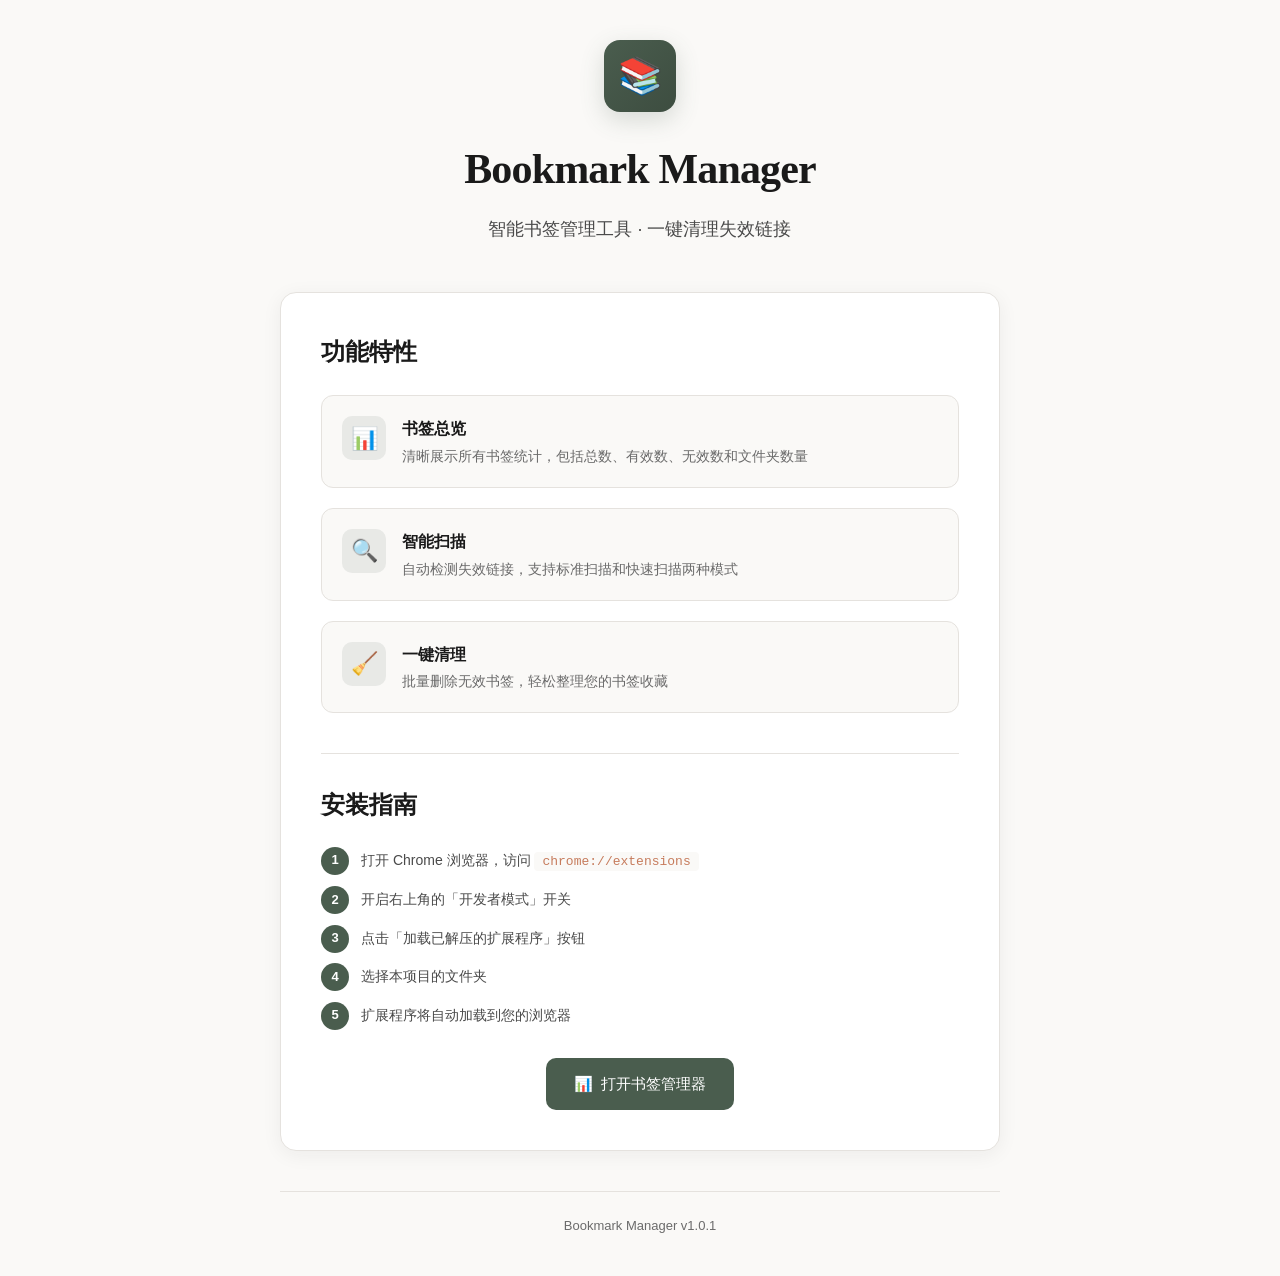
<file: index.html>
<!DOCTYPE html>
<html lang="zh-CN">
<head>
  <meta charset="UTF-8">
  <meta name="viewport" content="width=device-width, initial-scale=1.0">
  <title>Bookmark Manager - Chrome Extension</title>
  <style>
    :root {
      --color-primary: #4A5D4E;
      --color-accent: #C67B5C;
      --bg-warm: #FAF9F7;
      --bg-card: #FFFFFF;
      --text-primary: #1A1A1A;
      --text-secondary: #4A4A4A;
      --text-muted: #6B6B6B;
      --border-light: #E5E2DE;
      --shadow-md: 0 4px 20px rgba(26, 26, 26, 0.06);
    }
    
    * {
      margin: 0;
      padding: 0;
      box-sizing: border-box;
    }
    
    body {
      font-family: -apple-system, BlinkMacSystemFont, "Segoe UI", "PingFang SC",
        "Hiragino Sans GB", "Microsoft YaHei", "Noto Sans SC", sans-serif;
      background-color: var(--bg-warm);
      color: var(--text-primary);
      line-height: 1.6;
      min-height: 100vh;
      display: flex;
      align-items: center;
      justify-content: center;
      padding: 40px 20px;
    }
    
    .container {
      max-width: 720px;
      width: 100%;
    }
    
    .hero {
      text-align: center;
      margin-bottom: 48px;
    }
    
    .logo {
      width: 72px;
      height: 72px;
      background: linear-gradient(135deg, var(--color-primary), #3d4d40);
      border-radius: 16px;
      display: flex;
      align-items: center;
      justify-content: center;
      margin: 0 auto 24px;
      font-size: 36px;
      box-shadow: 0 8px 24px rgba(74, 93, 78, 0.2);
    }
    
    h1 {
      font-family: Georgia, "Times New Roman", "Songti SC", "STSong", serif;
      font-size: 42px;
      font-weight: 600;
      color: var(--text-primary);
      margin-bottom: 12px;
      letter-spacing: -0.02em;
    }
    
    .tagline {
      font-size: 18px;
      color: var(--text-secondary);
      font-weight: 400;
    }
    
    .card {
      background: var(--bg-card);
      border-radius: 16px;
      padding: 40px;
      box-shadow: var(--shadow-md);
      border: 1px solid var(--border-light);
    }
    
    .section-title {
      font-family: Georgia, "Times New Roman", "Songti SC", "STSong", serif;
      font-size: 24px;
      font-weight: 600;
      margin-bottom: 24px;
      color: var(--text-primary);
    }
    
    .features {
      display: grid;
      gap: 20px;
      margin-bottom: 40px;
    }
    
    .feature {
      display: flex;
      align-items: flex-start;
      gap: 16px;
      padding: 20px;
      background: var(--bg-warm);
      border-radius: 12px;
      border: 1px solid var(--border-light);
      transition: transform 0.2s, box-shadow 0.2s;
    }
    
    .feature:hover {
      transform: translateY(-2px);
      box-shadow: 0 4px 12px rgba(0,0,0,0.05);
    }
    
    .feature-icon {
      width: 44px;
      height: 44px;
      background: rgba(74, 93, 78, 0.1);
      border-radius: 10px;
      display: flex;
      align-items: center;
      justify-content: center;
      font-size: 22px;
      flex-shrink: 0;
    }
    
    .feature-content h3 {
      font-size: 16px;
      font-weight: 600;
      margin-bottom: 4px;
      color: var(--text-primary);
    }
    
    .feature-content p {
      font-size: 14px;
      color: var(--text-muted);
      line-height: 1.5;
    }
    
    .install-section {
      margin-top: 32px;
      padding-top: 32px;
      border-top: 1px solid var(--border-light);
    }
    
    .install-steps {
      list-style: none;
      counter-reset: step;
    }
    
    .install-steps li {
      position: relative;
      padding-left: 40px;
      margin-bottom: 16px;
      font-size: 14px;
      color: var(--text-secondary);
    }
    
    .install-steps li::before {
      counter-increment: step;
      content: counter(step);
      position: absolute;
      left: 0;
      top: -2px;
      width: 28px;
      height: 28px;
      background: var(--color-primary);
      color: white;
      border-radius: 50%;
      display: flex;
      align-items: center;
      justify-content: center;
      font-size: 13px;
      font-weight: 600;
    }
    
    code {
      background: var(--bg-warm);
      padding: 2px 8px;
      border-radius: 4px;
      font-family: 'SF Mono', Monaco, monospace;
      font-size: 13px;
      color: var(--color-accent);
    }
    
    .cta {
      text-align: center;
      margin-top: 32px;
    }
    
    .btn {
      display: inline-flex;
      align-items: center;
      gap: 8px;
      padding: 14px 28px;
      background: var(--color-primary);
      color: white;
      text-decoration: none;
      border-radius: 10px;
      font-weight: 500;
      font-size: 15px;
      transition: all 0.2s;
      border: none;
      cursor: pointer;
    }
    
    .btn:hover {
      background: #3d4d40;
      transform: translateY(-1px);
      box-shadow: 0 4px 12px rgba(74, 93, 78, 0.3);
    }
    
    .btn-secondary {
      background: transparent;
      color: var(--text-secondary);
      border: 1px solid var(--border-light);
      margin-left: 12px;
    }
    
    .btn-secondary:hover {
      background: var(--bg-warm);
      color: var(--text-primary);
    }
    
    .footer {
      text-align: center;
      margin-top: 40px;
      padding-top: 24px;
      border-top: 1px solid var(--border-light);
    }
    
    .version {
      font-size: 13px;
      color: var(--text-muted);
    }
    
    @media (max-width: 640px) {
      h1 { font-size: 32px; }
      .card { padding: 24px; }
      .btn { width: 100%; justify-content: center; }
      .btn-secondary { margin-left: 0; margin-top: 12px; }
    }
  </style>
</head>
<body>
  <div class="container">
    <header class="hero">
      <div class="logo">📚</div>
      <h1>Bookmark Manager</h1>
      <p class="tagline">智能书签管理工具 · 一键清理失效链接</p>
    </header>
    
    <main class="card">
      <h2 class="section-title">功能特性</h2>
      
      <div class="features">
        <div class="feature">
          <div class="feature-icon">📊</div>
          <div class="feature-content">
            <h3>书签总览</h3>
            <p>清晰展示所有书签统计，包括总数、有效数、无效数和文件夹数量</p>
          </div>
        </div>
        
        <div class="feature">
          <div class="feature-icon">🔍</div>
          <div class="feature-content">
            <h3>智能扫描</h3>
            <p>自动检测失效链接，支持标准扫描和快速扫描两种模式</p>
          </div>
        </div>
        
        <div class="feature">
          <div class="feature-icon">🧹</div>
          <div class="feature-content">
            <h3>一键清理</h3>
            <p>批量删除无效书签，轻松整理您的书签收藏</p>
          </div>
        </div>
      </div>
      
      <section class="install-section">
        <h2 class="section-title">安装指南</h2>
        <ol class="install-steps">
          <li>打开 Chrome 浏览器，访问 <code>chrome://extensions</code></li>
          <li>开启右上角的「开发者模式」开关</li>
          <li>点击「加载已解压的扩展程序」按钮</li>
          <li>选择本项目的文件夹</li>
          <li>扩展程序将自动加载到您的浏览器</li>
        </ol>
      </section>
      
      <div class="cta">
        <a href="profile.html" class="btn">
          <span>📊</span>
          <span>打开书签管理器</span>
        </a>
      </div>
    </main>

    <footer class="footer">
      <p class="version">Bookmark Manager v1.0.1</p>
    </footer>
  </div>
</body>
</html>
</file>
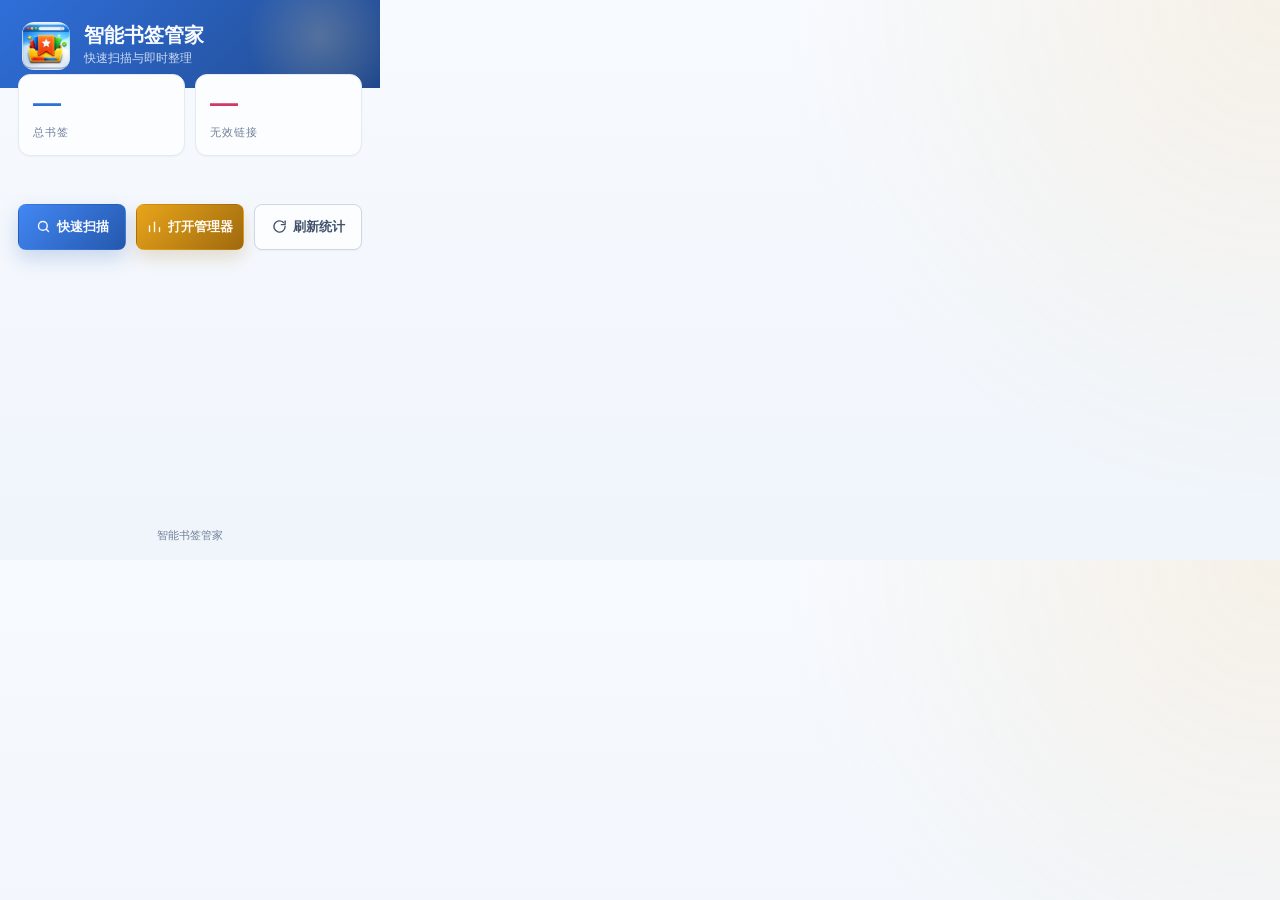
<file: popup.html>
<!DOCTYPE html>
<html lang="zh-CN">
<head>
  <meta charset="UTF-8">
  <meta name="viewport" content="width=device-width, initial-scale=1.0">
  <title data-i18n-title="app.title">智能书签管家</title>
  <link rel="stylesheet" href="tokens.css">
  <link rel="stylesheet" href="popup.css">
</head>
<body>
  <div class="popup-container">
    <header class="popup-header">
      <div class="brand">
        <img class="brand-logo" src="icons/icon_128.png" alt="" data-i18n-alt="app.brandName">
        <div class="brand-text">
          <div class="brand-name" data-i18n="app.brandName">智能书签管家</div>
          <div class="brand-tagline" data-i18n="popup.tagline">快速扫描与即时整理</div>
        </div>
      </div>
    </header>

    <section class="stats-section">
      <div class="stats-grid">
        <div class="stat-card">
          <div class="stat-value" id="totalCount">—</div>
          <div class="stat-label" data-i18n="popup.totalBookmarks">总书签</div>
        </div>
        <div class="stat-card">
          <div class="stat-value danger" id="invalidCount">—</div>
          <div class="stat-label" data-i18n="popup.invalidLinks">无效链接</div>
        </div>
      </div>
    </section>

    <div id="statusMessage" class="status-message" role="status" aria-live="polite"></div>

    <section id="scanSection" class="scan-section">
      <div class="scan-header">
        <div class="scan-progress-ring">
          <svg viewBox="0 0 56 56">
            <circle class="progress-ring-bg" cx="28" cy="28" r="25"></circle>
            <circle class="progress-ring-fill" id="scanProgress" cx="28" cy="28" r="25" stroke-dasharray="157" stroke-dashoffset="157"></circle>
          </svg>
          <div class="scan-percentage" id="scanPercent">0%</div>
        </div>
        <div class="scan-info">
          <div class="scan-title" data-i18n="popup.quickScan">快速扫描</div>
          <div class="scan-status-text" id="scanText" data-i18n="popup.checking">检查书签有效性</div>
        </div>
      </div>
      <div class="scan-stats-row">
        <div class="scan-stat">
          <div class="scan-stat-value" id="scanChecked">0</div>
          <div class="scan-stat-label" data-i18n="popup.scanned">已检查</div>
        </div>
        <div class="scan-stat">
          <div class="scan-stat-value danger" id="scanInvalid">0</div>
          <div class="scan-stat-label" data-i18n="popup.invalid">无效</div>
        </div>
        <div class="scan-stat">
          <div class="scan-stat-value" id="scanTime">0s</div>
          <div class="scan-stat-label" data-i18n="popup.elapsed">耗时</div>
        </div>
      </div>
    </section>

    <section class="actions-section">
      <button id="quickScanBtn" class="btn btn-primary">
        <span class="btn-icon" aria-hidden="true">
          <svg viewBox="0 0 24 24" fill="none" stroke="currentColor" stroke-width="2.2" stroke-linecap="round"><circle cx="11" cy="11" r="7"/><path d="m20 20-3.6-3.6"/></svg>
        </span>
        <span data-i18n="popup.quickScan">快速扫描</span>
      </button>
      <button id="stopScanBtn" class="btn btn-secondary hidden">
        <span class="btn-icon" aria-hidden="true">
          <svg viewBox="0 0 24 24" fill="none" stroke="currentColor" stroke-width="2.2" stroke-linecap="round"><rect x="6" y="6" width="12" height="12" rx="2"/></svg>
        </span>
        <span data-i18n="popup.stopScan">停止扫描</span>
      </button>
      <button id="openManagerBtn" class="btn btn-accent">
        <span class="btn-icon" aria-hidden="true">
          <svg viewBox="0 0 24 24" fill="none" stroke="currentColor" stroke-width="2.2" stroke-linecap="round"><path d="M4 20v-9"/><path d="M12 20V5"/><path d="M20 20v-6"/></svg>
        </span>
        <span data-i18n="popup.openManager">打开管理器</span>
      </button>
      <button id="refreshBtn" class="btn btn-secondary">
        <span class="btn-icon" aria-hidden="true">
          <svg viewBox="0 0 24 24" fill="none" stroke="currentColor" stroke-width="2.2" stroke-linecap="round" stroke-linejoin="round"><path d="M21 12a9 9 0 1 1-2.6-6.4"/><path d="M21 3v6h-6"/></svg>
        </span>
        <span data-i18n="popup.refreshStats">刷新统计</span>
      </button>
    </section>

    <section id="resultPanel" class="result-panel hidden">
      <div class="result-panel-header">
        <div>
          <div class="result-panel-title" data-i18n="popup.resultTitle">扫描结果</div>
          <div class="result-panel-meta" id="resultMeta" data-i18n="popup.noRecentScan">暂无最近扫描记录</div>
        </div>
        <span class="result-badge" id="selectedCountBadge">0 已选</span>
      </div>

      <div class="result-toolbar">
        <button id="selectAllBtn" class="mini-btn" data-i18n="popup.selectAll">全选</button>
        <button id="deleteSelectedBtn" class="mini-btn mini-btn-danger" disabled data-i18n="popup.deleteSelected">删除选中</button>
        <button id="clearResultsBtn" class="mini-btn" data-i18n="popup.clearResults">清空结果</button>
        <button id="undoDeleteBtn" class="mini-btn hidden" data-i18n="popup.undoDelete">撤销删除</button>
      </div>

      <div id="resultEmptyState" class="result-empty-state" data-i18n="popup.emptyResults">最近一次扫描没有发现无效书签。</div>
      <div id="resultList" class="result-list"></div>
    </section>

    <footer class="popup-footer">
      <div class="version-info" id="versionInfo">智能书签管家</div>
    </footer>
  </div>

  <div id="confirmDialog" class="dialog-overlay hidden" role="dialog" aria-modal="true" aria-labelledby="confirmDialogTitle" aria-describedby="confirmDialogMessage">
    <div class="dialog dialog-confirm">
      <div class="dialog-header">
        <h3 class="dialog-title" id="confirmDialogTitle" data-i18n="dialog.confirmTitle">确认操作</h3>
      </div>
      <div class="dialog-body">
        <p class="dialog-message" id="confirmDialogMessage"></p>
      </div>
      <div class="dialog-footer">
        <button id="confirmDialogCancelBtn" class="btn btn-secondary" type="button" data-i18n="common.cancel">取消</button>
        <button id="confirmDialogOkBtn" class="btn btn-danger" type="button" data-i18n="dialog.confirm">确认</button>
      </div>
    </div>
  </div>

  <script src="i18n.js"></script>
  <script src="utils.js"></script>
  <script src="popup.js"></script>
</body>
</html>
</file>
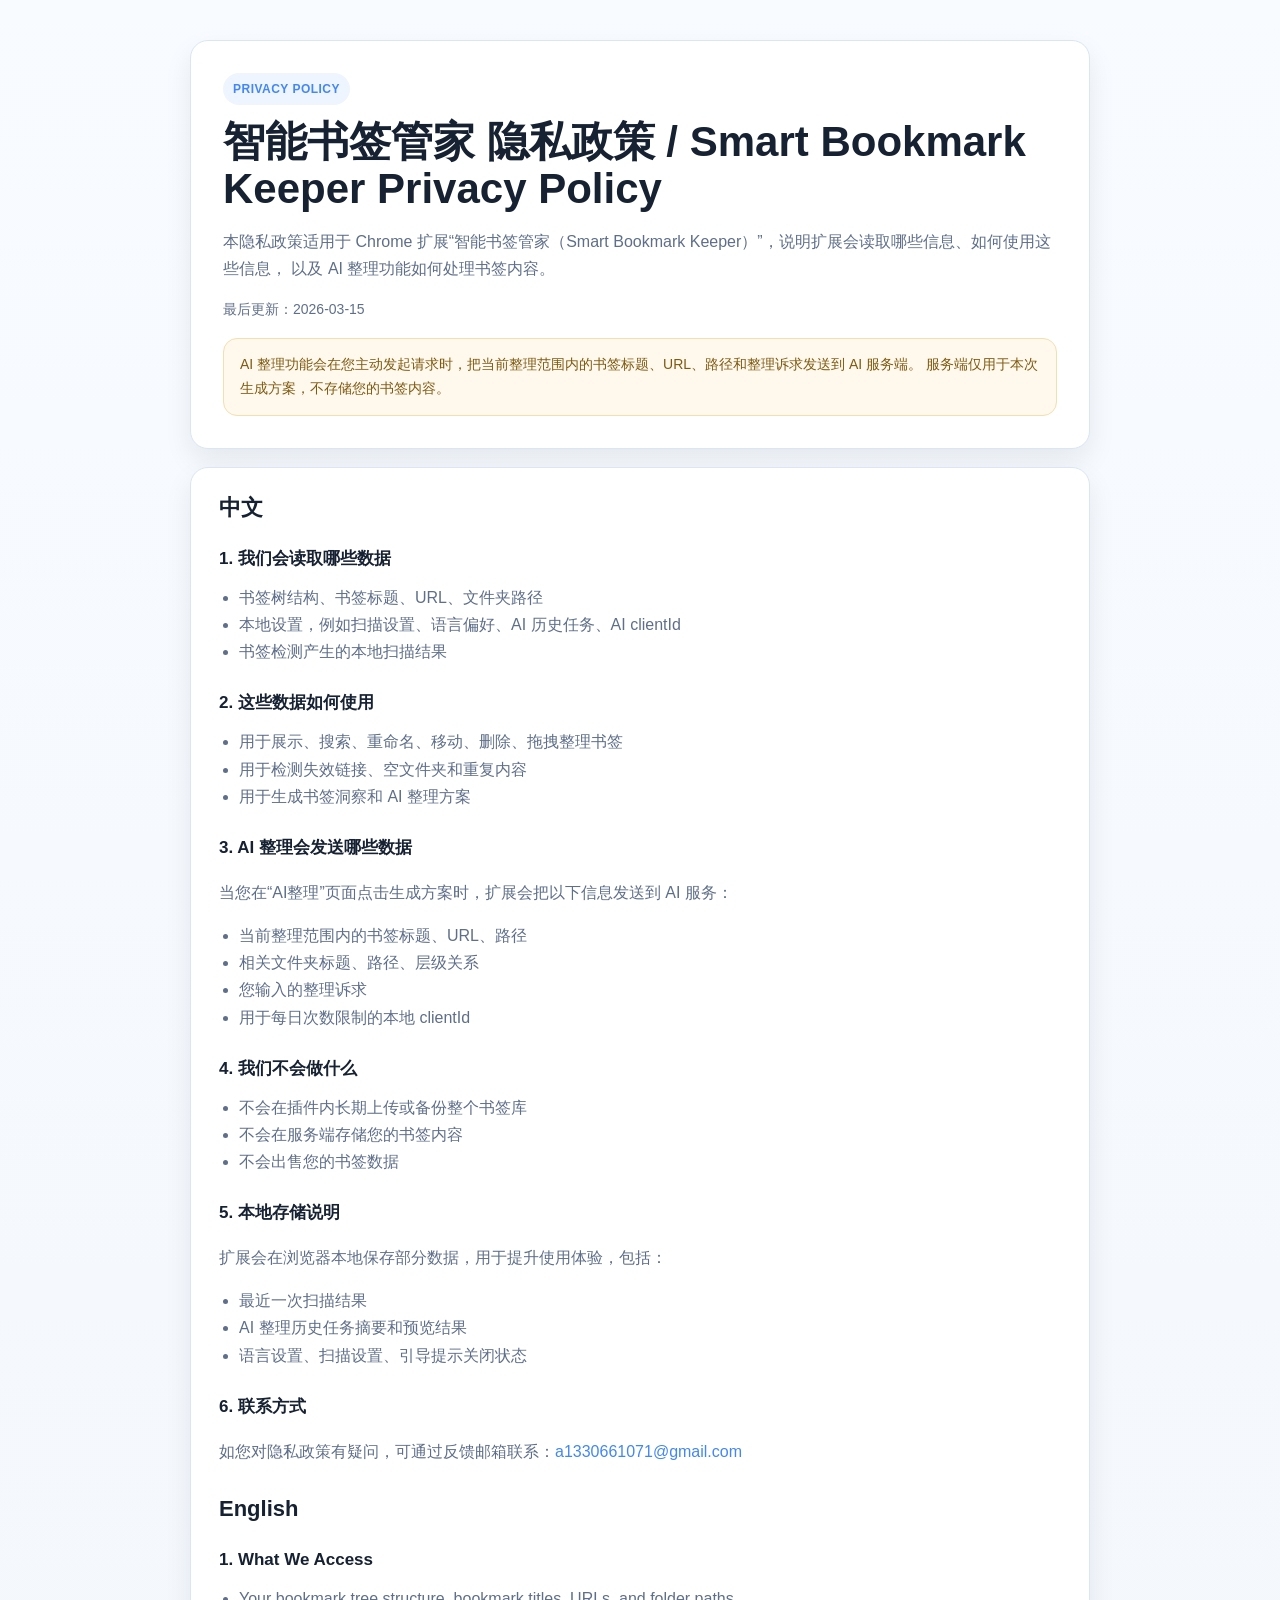
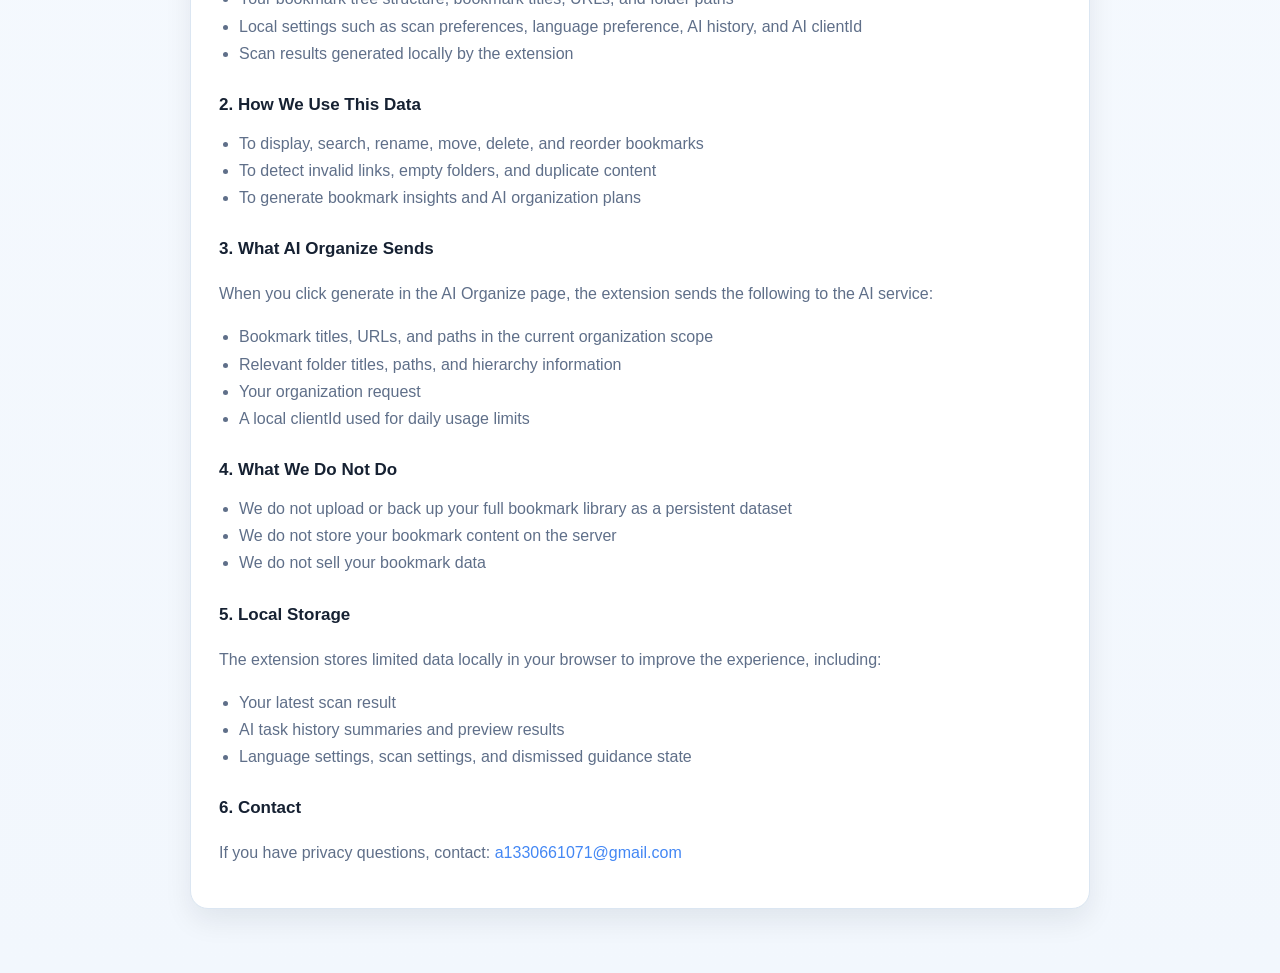
<file: privacy-policy.html>
<!DOCTYPE html>
<html lang="zh-CN">
<head>
  <meta charset="UTF-8">
  <meta name="viewport" content="width=device-width, initial-scale=1.0">
  <title>智能书签管家 - 隐私政策 / Privacy Policy</title>
  <style>
    :root {
      --bg: #f7faff;
      --panel: #ffffff;
      --line: #dbe6f2;
      --text: #162132;
      --muted: #5f6f89;
      --accent: #4387f4;
      --accent-soft: #eef5ff;
      --shadow: 0 12px 28px rgba(15, 23, 42, 0.08);
      --radius: 18px;
    }

    * {
      box-sizing: border-box;
    }

    body {
      margin: 0;
      background: linear-gradient(180deg, #f8fbff 0%, #f2f7fd 100%);
      color: var(--text);
      font: 400 16px/1.7 -apple-system, BlinkMacSystemFont, "Segoe UI", "PingFang SC",
        "Hiragino Sans GB", "Microsoft YaHei", "Noto Sans SC", sans-serif;
    }

    .page {
      max-width: 940px;
      margin: 0 auto;
      padding: 40px 20px 64px;
    }

    .hero,
    .section {
      background: var(--panel);
      border: 1px solid var(--line);
      border-radius: var(--radius);
      box-shadow: var(--shadow);
    }

    .hero {
      padding: 32px;
      margin-bottom: 18px;
    }

    .section {
      padding: 26px 28px;
      margin-top: 18px;
    }

    .eyebrow {
      display: inline-flex;
      padding: 6px 10px;
      border-radius: 999px;
      background: var(--accent-soft);
      color: var(--accent);
      font-size: 12px;
      font-weight: 700;
      letter-spacing: 0.04em;
      text-transform: uppercase;
    }

    h1 {
      margin: 14px 0 12px;
      font-size: clamp(30px, 5vw, 42px);
      line-height: 1.1;
    }

    h2 {
      margin: 0 0 12px;
      font-size: 22px;
      line-height: 1.25;
    }

    h3 {
      margin: 24px 0 8px;
      font-size: 17px;
    }

    p,
    li {
      color: var(--muted);
    }

    ul {
      margin: 10px 0 0;
      padding-left: 20px;
    }

    .lang {
      display: grid;
      gap: 14px;
    }

    .notice {
      margin-top: 16px;
      padding: 14px 16px;
      border-radius: 14px;
      background: #fff8ec;
      border: 1px solid #f3dfb0;
      color: #7e5a11;
      font-size: 14px;
    }

    .meta {
      margin-top: 10px;
      font-size: 14px;
      color: var(--muted);
    }

    a {
      color: var(--accent);
      text-decoration: none;
    }

    a:hover {
      text-decoration: underline;
    }
  </style>
</head>
<body>
  <main class="page">
    <section class="hero">
      <span class="eyebrow">Privacy Policy</span>
      <h1>智能书签管家 隐私政策 / Smart Bookmark Keeper Privacy Policy</h1>
      <p>
        本隐私政策适用于 Chrome 扩展“智能书签管家（Smart Bookmark Keeper）”，说明扩展会读取哪些信息、如何使用这些信息，
        以及 AI 整理功能如何处理书签内容。
      </p>
      <div class="meta">最后更新：2026-03-15</div>
      <div class="notice">
        AI 整理功能会在您主动发起请求时，把当前整理范围内的书签标题、URL、路径和整理诉求发送到 AI 服务端。
        服务端仅用于本次生成方案，不存储您的书签内容。
      </div>
    </section>

    <section class="section">
      <div class="lang">
        <div>
          <h2>中文</h2>

          <h3>1. 我们会读取哪些数据</h3>
          <ul>
            <li>书签树结构、书签标题、URL、文件夹路径</li>
            <li>本地设置，例如扫描设置、语言偏好、AI 历史任务、AI clientId</li>
            <li>书签检测产生的本地扫描结果</li>
          </ul>

          <h3>2. 这些数据如何使用</h3>
          <ul>
            <li>用于展示、搜索、重命名、移动、删除、拖拽整理书签</li>
            <li>用于检测失效链接、空文件夹和重复内容</li>
            <li>用于生成书签洞察和 AI 整理方案</li>
          </ul>

          <h3>3. AI 整理会发送哪些数据</h3>
          <p>当您在“AI整理”页面点击生成方案时，扩展会把以下信息发送到 AI 服务：</p>
          <ul>
            <li>当前整理范围内的书签标题、URL、路径</li>
            <li>相关文件夹标题、路径、层级关系</li>
            <li>您输入的整理诉求</li>
            <li>用于每日次数限制的本地 clientId</li>
          </ul>

          <h3>4. 我们不会做什么</h3>
          <ul>
            <li>不会在插件内长期上传或备份整个书签库</li>
            <li>不会在服务端存储您的书签内容</li>
            <li>不会出售您的书签数据</li>
          </ul>

          <h3>5. 本地存储说明</h3>
          <p>扩展会在浏览器本地保存部分数据，用于提升使用体验，包括：</p>
          <ul>
            <li>最近一次扫描结果</li>
            <li>AI 整理历史任务摘要和预览结果</li>
            <li>语言设置、扫描设置、引导提示关闭状态</li>
          </ul>

          <h3>6. 联系方式</h3>
          <p>如您对隐私政策有疑问，可通过反馈邮箱联系：<a href="mailto:a1330661071@gmail.com">a1330661071@gmail.com</a></p>
        </div>

        <div>
          <h2>English</h2>

          <h3>1. What We Access</h3>
          <ul>
            <li>Your bookmark tree structure, bookmark titles, URLs, and folder paths</li>
            <li>Local settings such as scan preferences, language preference, AI history, and AI clientId</li>
            <li>Scan results generated locally by the extension</li>
          </ul>

          <h3>2. How We Use This Data</h3>
          <ul>
            <li>To display, search, rename, move, delete, and reorder bookmarks</li>
            <li>To detect invalid links, empty folders, and duplicate content</li>
            <li>To generate bookmark insights and AI organization plans</li>
          </ul>

          <h3>3. What AI Organize Sends</h3>
          <p>When you click generate in the AI Organize page, the extension sends the following to the AI service:</p>
          <ul>
            <li>Bookmark titles, URLs, and paths in the current organization scope</li>
            <li>Relevant folder titles, paths, and hierarchy information</li>
            <li>Your organization request</li>
            <li>A local clientId used for daily usage limits</li>
          </ul>

          <h3>4. What We Do Not Do</h3>
          <ul>
            <li>We do not upload or back up your full bookmark library as a persistent dataset</li>
            <li>We do not store your bookmark content on the server</li>
            <li>We do not sell your bookmark data</li>
          </ul>

          <h3>5. Local Storage</h3>
          <p>The extension stores limited data locally in your browser to improve the experience, including:</p>
          <ul>
            <li>Your latest scan result</li>
            <li>AI task history summaries and preview results</li>
            <li>Language settings, scan settings, and dismissed guidance state</li>
          </ul>

          <h3>6. Contact</h3>
          <p>If you have privacy questions, contact: <a href="mailto:a1330661071@gmail.com">a1330661071@gmail.com</a></p>
        </div>
      </div>
    </section>
  </main>
</body>
</html>
</file>
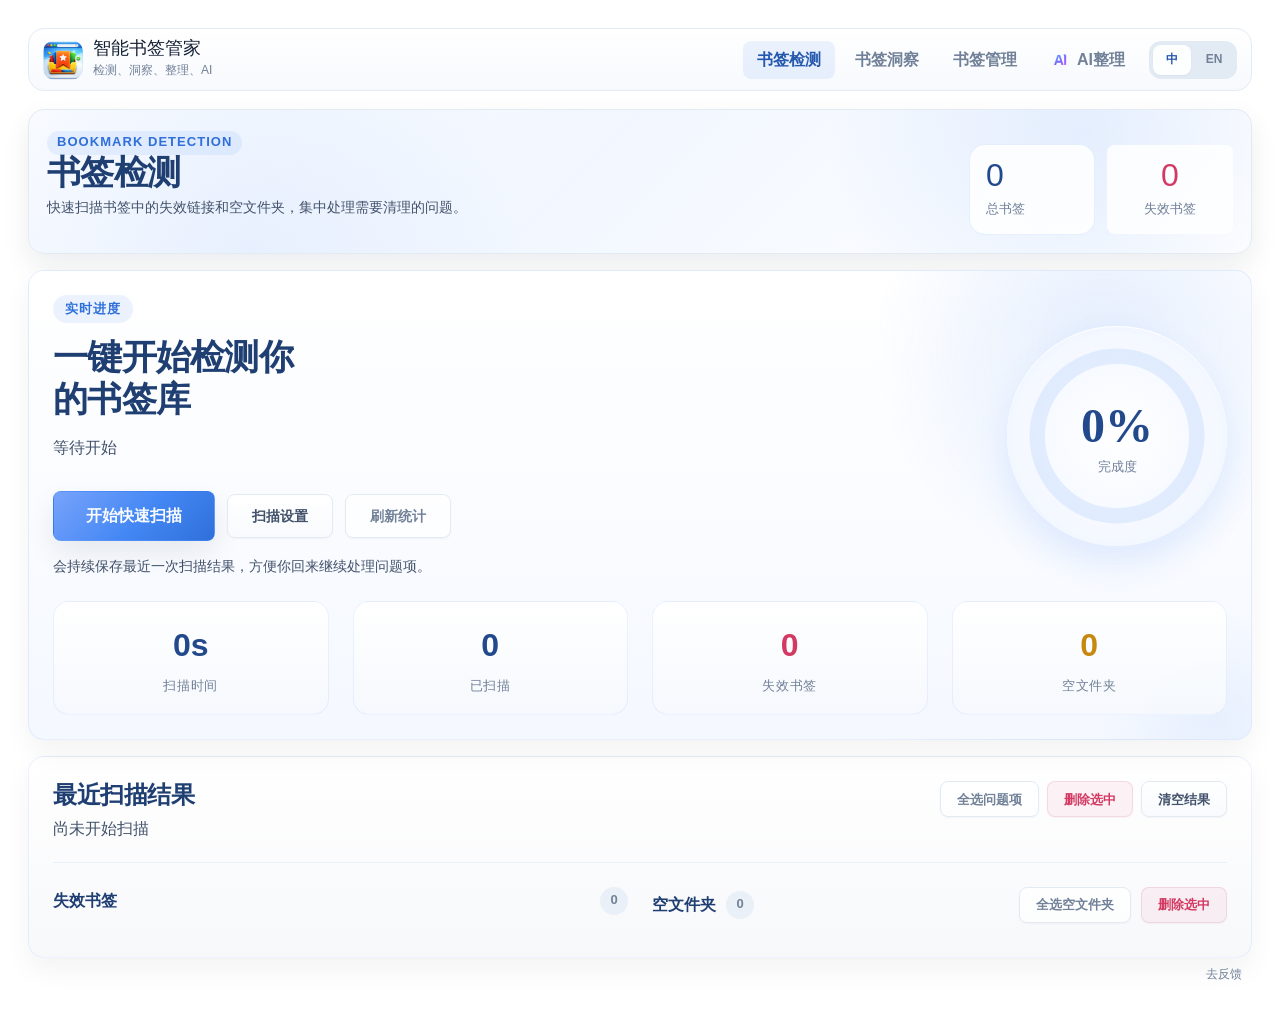
<file: profile.html>
<!DOCTYPE html>
<html lang="zh-CN">
<head>
  <meta charset="utf-8">
  <meta name="viewport" content="width=device-width, initial-scale=1.0">
  <title data-i18n-title="app.title">智能书签管家</title>
  <link rel="stylesheet" href="tokens.css">
  <link rel="stylesheet" href="styles.css">
</head>
<body>
  <a href="#main-content" class="skip-link" data-i18n="app.skipToContent">跳转到主内容</a>
  <div class="workspace-shell">
    <header class="workspace-header">
      <div class="workspace-brand">
        <img class="workspace-brand-mark" src="icons/icon_64x64@2x.png" alt="" data-i18n-alt="app.brandName">
        <div class="workspace-brand-copy">
          <div class="workspace-brand-name" data-i18n="app.brandName">智能书签管家</div>
          <div class="workspace-brand-subtitle" data-i18n="app.brandSubtitle">检测、洞察、整理、AI</div>
        </div>
      </div>
      <div class="workspace-header-actions">
      <section class="top-tabs" aria-label="功能切换" data-i18n-aria-label="app.tabSwitch">
        <button class="top-tab active" id="tabScan" type="button" data-tab="scan" data-i18n="tabs.scan">书签检测</button>
        <button class="top-tab" id="tabPortrait" type="button" data-tab="portrait" data-i18n="tabs.portrait">书签洞察</button>
        <button class="top-tab" id="tabManage" type="button" data-tab="manage" data-i18n="tabs.manage">书签管理</button>
        <button class="top-tab top-tab-ai" id="tabAiManage" type="button" data-tab="ai-manage">
          <img class="top-tab-icon" src="icons/ai_icon.svg" alt="" aria-hidden="true">
          <span data-i18n="tabs.ai">AI整理</span>
        </button>
        </section>
        <div class="lang-switch" role="group" aria-label="Language switch">
          <button class="lang-switch-btn is-active" id="langZhBtn" type="button" data-locale="zh-CN">中</button>
          <button class="lang-switch-btn" id="langEnBtn" type="button" data-locale="en-US">EN</button>
        </div>
      </div>
    </header>

    <main class="workspace-main" id="main-content">

      <section class="page-panel" id="scanPage">
        <div class="page-hero page-hero-scan">
          <div>
            <div class="page-kicker" data-i18n="scan.kicker">Bookmark Detection</div>
            <h2 class="page-title" data-i18n="scan.title">书签检测</h2>
            <p class="page-copy" data-i18n="scan.copy">快速扫描书签中的失效链接和空文件夹，集中处理需要清理的问题。</p>
          </div>
          <div class="hero-stats">
            <div class="hero-stat">
              <span class="hero-stat-value" id="totalCount">0</span>
              <span class="hero-stat-label" data-i18n="scan.totalBookmarks">总书签</span>
            </div>
            <button class="hero-stat hero-stat-action" id="invalidCountStat" type="button" data-i18n-title-attr="scan.jumpToResults">
              <span class="hero-stat-value danger" id="invalidCount">0</span>
              <span class="hero-stat-label" data-i18n="scan.invalidBookmarks">失效书签</span>
            </button>
          </div>
        </div>

        <section class="scan-stage">
          <section class="scan-progress-card scan-progress-card-feature" id="scanSection">
            <div class="scan-progress-shell">
              <div class="scan-progress-copy">
                <div class="scan-progress-kicker" data-i18n="scan.liveProgress">实时进度</div>
                <h3 class="scan-card-title" data-i18n="scan.ctaTitle">一键开始检测你的书签库</h3>
                <p class="scan-card-copy" id="scanStatusText" data-i18n="scan.waiting">等待开始</p>
                <div class="scan-control-bar">
                  <button id="startScanBtn" class="btn btn-primary btn-lg" type="button" data-i18n="scan.start">开始快速扫描</button>
                  <button id="pauseBtn" class="btn btn-secondary hidden" type="button" data-i18n="scan.pause">暂停</button>
                  <button id="stopBtn" class="btn btn-danger hidden" type="button" data-i18n="scan.stop">停止</button>
                  <button id="openSettingsBtn" class="btn btn-secondary" type="button" data-i18n="scan.settings">扫描设置</button>
                  <button id="refreshScanStatsBtn" class="btn btn-ghost" type="button" data-i18n="scan.refreshStats">刷新统计</button>
                </div>
                <p class="scan-stage-note" data-i18n="scan.keepLastResult">会持续保存最近一次扫描结果，方便你回来继续处理问题项。</p>
              </div>
              <div class="scan-progress-visual">
                <div class="scan-progress-ring scan-progress-ring-xl" role="progressbar" aria-valuenow="0" aria-valuemin="0" aria-valuemax="100" aria-label="扫描完成百分比" data-i18n-aria-label="scan.progressAria">
                  <svg width="120" height="120" viewBox="0 0 120 120" preserveAspectRatio="xMidYMid meet">
                    <circle class="progress-ring-bg" cx="60" cy="60" r="52"></circle>
                    <circle class="progress-ring-fill" id="progressCircle" cx="60" cy="60" r="52" stroke-dasharray="326.73" stroke-dashoffset="326.73"></circle>
                  </svg>
                  <div class="progress-content">
                    <span class="progress-percentage" id="progressText">0%</span>
                    <span class="progress-label" data-i18n="scan.progressLabel">完成度</span>
                  </div>
                </div>
              </div>
            </div>

            <div class="scan-stats-grid scan-stats-grid-cards">
              <div class="scan-stat">
                <div class="scan-stat-value" id="scanDuration">0s</div>
                <div class="scan-stat-label" data-i18n="scan.duration">扫描时间</div>
              </div>
              <div class="scan-stat">
                <div class="scan-stat-value" id="scannedCount">0</div>
                <div class="scan-stat-label" data-i18n="scan.scanned">已扫描</div>
              </div>
              <div class="scan-stat">
                <div class="scan-stat-value danger" id="scanInvalidCount">0</div>
                <div class="scan-stat-label" data-i18n="scan.invalidBookmarks">失效书签</div>
              </div>
              <div class="scan-stat">
                <div class="scan-stat-value warning" id="scanEmptyFolderCount">0</div>
                <div class="scan-stat-label" data-i18n="scan.emptyFolders">空文件夹</div>
              </div>
            </div>
          </section>
        </section>

        <section class="result-board">
          <div class="result-board-header">
            <div>
              <h3 class="scan-card-title" data-i18n="scan.recentResults">最近扫描结果</h3>
              <p class="scan-card-copy" id="resultsMeta" data-i18n="scan.notStarted">尚未开始扫描</p>
            </div>
            <div class="btn-group">
              <button id="selectAllInvalidBtn" class="btn btn-ghost btn-sm" type="button" data-i18n="scan.selectAllIssues">全选问题项</button>
              <button id="deleteSelectedScanBtn" class="btn btn-danger btn-sm" type="button" data-i18n="common.deleteSelected">删除选中</button>
              <button id="clearScanResultsBtn" class="btn btn-secondary btn-sm" type="button" data-i18n="scan.clearResults">清空结果</button>
            </div>
          </div>

          <div class="result-split">
            <div class="result-column">
              <div class="result-column-header">
                <span data-i18n="scan.invalidBookmarks">失效书签</span>
                <span class="result-pill" id="invalidCountBadge">0</span>
              </div>
              <div class="scan-result-list" id="invalidLinksList"></div>
            </div>
            <div class="result-column">
              <div class="result-column-header">
                <div class="result-column-title">
                  <span data-i18n="scan.emptyFolders">空文件夹</span>
                  <span class="result-pill" id="emptyFolderCountBadge">0</span>
                </div>
                <div class="result-column-actions">
                  <button id="selectAllEmptyFoldersBtn" class="btn btn-ghost btn-sm" type="button" data-i18n="scan.selectAllEmptyFolders">全选空文件夹</button>
                  <button id="deleteSelectedEmptyFoldersBtn" class="btn btn-danger btn-sm" type="button" data-i18n="common.deleteSelected">删除选中</button>
                </div>
              </div>
              <div class="scan-result-list" id="emptyFoldersList"></div>
            </div>
          </div>
        </section>
      </section>

      <section class="page-panel hidden" id="portraitPage">
        <div class="page-hero page-hero-portrait">
          <div class="portrait-hero-copy">
            <div class="page-kicker" data-i18n="portrait.kicker">Bookmark Insights</div>
            <h2 class="page-title" data-i18n="portrait.title">书签洞察</h2>
            <p class="page-copy" data-i18n="portrait.copy">先看您的书签现状、活跃趋势和待整理重点，再决定下一步该从哪里开始整理。</p>
          </div>
          <div class="portrait-hero-actions">
            <div class="portrait-badge portrait-badge-hero">
              <div class="portrait-badge-label" data-i18n="portrait.overallConclusion">整体结论</div>
              <div class="portrait-badge-value" id="portraitLevel" data-i18n="portrait.analyzing">分析中</div>
              <div class="portrait-badge-note" data-i18n="portrait.overallNote">结合收藏规模、来源分布和结构状态，快速总结这份书签库的整体特点。</div>
            </div>
          </div>
        </div>

        <section class="portrait-overview-grid portrait-overview-grid-analytics">
          <article class="portrait-card portrait-card-feature portrait-card-summary">
            <div class="portrait-card-label" data-i18n="portrait.thisInsight">本次洞察</div>
            <div class="portrait-highlight" id="portraitHeadline" data-i18n="portrait.generating">正在生成书签洞察</div>
            <div class="portrait-support" id="portraitSubtitle" data-i18n="portrait.generatingNote">先帮您概括书签库的当前状态，再指出更值得优先整理的方向。</div>
          </article>
          <article class="portrait-card portrait-card-stat">
            <div class="portrait-card-label" data-i18n="portrait.collectionScale">收藏规模</div>
            <div class="portrait-card-value" id="portraitTotalBookmarks">0</div>
            <div class="portrait-metric-sub" data-i18n="portrait.totalBookmarkCount">当前累计书签数</div>
          </article>
          <article class="portrait-card portrait-card-stat">
            <div class="portrait-card-label" data-i18n="portrait.sourceBreadth">来源广度</div>
            <div class="portrait-card-value" id="portraitUniqueDomains">0</div>
            <div class="portrait-metric-sub" data-i18n="portrait.uniqueSourceCount">不同网站来源数量</div>
          </article>
          <article class="portrait-card portrait-card-stat">
            <div class="portrait-card-label" data-i18n="portrait.actionableItems">待整理项</div>
            <div class="portrait-card-value" id="portraitActionableIssues">0</div>
            <div class="portrait-metric-sub" id="portraitActionableMeta" data-i18n="portrait.actionableMeta">重复链接和空文件夹会显示在这里</div>
          </article>
        </section>

        <section class="portrait-analytics-grid">
          <article class="portrait-panel portrait-panel-chart">
            <div class="portrait-panel-header">
              <div>
                <h3 class="scan-card-title" data-i18n="portrait.trendTitle">收藏趋势</h3>
                <p class="scan-card-copy" data-i18n="portrait.trendCopy">按年、月、日查看收藏节奏，快速判断最近是否还在持续积累。</p>
              </div>
              <div class="portrait-trend-tabs" role="tablist" aria-label="趋势粒度切换" data-i18n-aria-label="portrait.trendAria">
                <button class="portrait-trend-tab" id="trendYearBtn" type="button" role="tab" aria-selected="false" data-granularity="year" data-i18n="common.year">年</button>
                <button class="portrait-trend-tab is-active" id="trendMonthBtn" type="button" role="tab" aria-selected="true" data-granularity="month" data-i18n="common.month">月</button>
                <button class="portrait-trend-tab" id="trendDayBtn" type="button" role="tab" aria-selected="false" data-granularity="day" data-i18n="common.day">日</button>
              </div>
            </div>
            <div class="portrait-trend-chart" id="portraitTrendChart"></div>
            <div class="sr-only" id="portraitTrendSummary"></div>
          </article>

          <article class="portrait-panel portrait-panel-side">
            <div class="portrait-panel-header">
              <h3 class="scan-card-title" data-i18n="portrait.topDomains">高频域名</h3>
              <p class="scan-card-copy" data-i18n="portrait.topDomainsCopy">最常被收藏的网站，能直接看出您的信息来源重心。</p>
            </div>
            <div class="portrait-domain-list" id="portraitDomainList"></div>
          </article>
        </section>

        <section class="portrait-analytics-grid portrait-analytics-grid-secondary">
          <article class="portrait-panel">
            <div class="portrait-panel-header">
              <div>
                <h3 class="scan-card-title" data-i18n="portrait.focusTitle">优先整理这里</h3>
                <p class="scan-card-copy" data-i18n="portrait.focusCopy">先看最容易产生混乱的结构位置，再决定是去检测还是直接开始整理。</p>
              </div>
              <div class="portrait-panel-actions">
                <button class="btn btn-ghost" id="portraitOpenScanBtn" type="button" data-i18n="portrait.openScan">去书签检测</button>
                <button class="btn btn-primary" id="portraitOpenManageBtn" type="button" data-i18n="portrait.openManage">去书签管理</button>
              </div>
            </div>
            <div class="portrait-focus-list">
              <div class="portrait-focus-item">
                <div class="portrait-focus-label" data-i18n="portrait.largestFolder">最大文件夹</div>
                <div class="portrait-focus-main" id="portraitLargestFolder">-</div>
                <div class="portrait-focus-meta" id="portraitLargestFolderMeta">-</div>
                <button class="portrait-focus-action" id="portraitFocusLargestBtn" type="button" data-i18n="portrait.viewInManage">在管理页查看</button>
              </div>
              <div class="portrait-focus-item">
                <div class="portrait-focus-label" data-i18n="portrait.duplicateLinks">重复链接</div>
                <div class="portrait-focus-main" id="portraitDuplicateUrls">0</div>
                <div class="portrait-focus-meta" id="portraitDuplicateMeta">占比 0%</div>
                <button class="portrait-focus-action" id="portraitFocusDuplicateBtn" type="button" data-i18n="portrait.viewDuplicates">查看重复链接</button>
              </div>
              <div class="portrait-focus-item">
                <div class="portrait-focus-label" data-i18n="portrait.emptyFoldersFocus">空文件夹</div>
                <div class="portrait-focus-main" id="portraitEmptyFolders">0</div>
                <div class="portrait-focus-meta" data-i18n="portrait.emptyFoldersMeta">优先清理的结构噪音</div>
                <button class="portrait-focus-action" id="portraitFocusEmptyBtn" type="button" data-i18n="portrait.handleInDetection">去检测页处理</button>
              </div>
              <div class="portrait-focus-item">
                <div class="portrait-focus-label" data-i18n="portrait.maxDepth">最大层级</div>
                <div class="portrait-focus-main" id="portraitMaxDepth">0</div>
                <div class="portrait-focus-meta" data-i18n="portrait.depthMeta">目录嵌套深度</div>
                <button class="portrait-focus-action" id="portraitFocusDepthBtn" type="button" data-i18n="portrait.expandToView">展开目录查看</button>
              </div>
            </div>
          </article>

          <article class="portrait-panel">
            <div class="portrait-panel-header">
              <h3 class="scan-card-title" data-i18n="portrait.folderHotspots">文件夹热点</h3>
              <p class="scan-card-copy" data-i18n="portrait.folderHotspotsCopy">最常承载书签内容的目录，能快速看出哪些地方最值得先整理。</p>
            </div>
            <div class="portrait-folder-list" id="portraitFolderList"></div>
          </article>
        </section>

        <section class="portrait-analytics-grid portrait-analytics-grid-secondary">
          <article class="portrait-panel">
            <div class="portrait-panel-header">
              <h3 class="scan-card-title" data-i18n="portrait.interestTags">兴趣标签</h3>
              <p class="scan-card-copy" data-i18n="portrait.interestTagsCopy">根据域名和关键词自动推断，只作为轻量参考，不干扰主结论。</p>
            </div>
            <div class="portrait-tags" id="portraitTags"></div>
            <div class="portrait-keywords portrait-keywords-inline" id="portraitKeywords"></div>
          </article>

          <article class="portrait-share-panel portrait-share-panel-compact">
            <div class="portrait-panel-header">
              <div>
                <h3 class="scan-card-title" data-i18n="portrait.shareSummary">分享摘要</h3>
                <p class="scan-card-copy" data-i18n="portrait.shareSummaryCopy">需要时再复制出去，不再占据洞察页主舞台。</p>
              </div>
              <div class="portrait-panel-actions">
                <div class="portrait-share-chip" data-i18n="portrait.shareChip">Share Ready</div>
                <button class="btn btn-ghost btn-sm" id="copyPortraitSummaryBtn" type="button" data-i18n="portrait.copySummary">复制摘要</button>
              </div>
            </div>
            <div class="portrait-share-card" id="portraitShareCard">
              <div class="portrait-share-topline">
                <div>
                  <div class="portrait-share-brand" data-i18n="app.brandName">智能书签管家</div>
                  <div class="portrait-share-level" id="portraitShareLevel">分析中</div>
                </div>
                <div class="portrait-share-badge" data-i18n="portrait.kicker">Bookmark Insights</div>
              </div>
              <div class="portrait-share-headline" id="portraitShareHeadline">正在生成您的书签洞察</div>
              <div class="portrait-share-grid">
                <div class="portrait-share-metric">
                  <span data-i18n="portrait.shareTotal">总书签</span>
                  <strong id="portraitShareTotal">0</strong>
                </div>
                <div class="portrait-share-metric">
                  <span data-i18n="portrait.shareDomains">唯一域名</span>
                  <strong id="portraitShareDomains">0</strong>
                </div>
                <div class="portrait-share-metric">
                  <span data-i18n="portrait.shareScore">组织分</span>
                  <strong id="portraitShareScore">0</strong>
                </div>
                <div class="portrait-share-metric">
                  <span data-i18n="portrait.shareDays">收藏天数</span>
                  <strong id="portraitShareDays">0</strong>
                </div>
              </div>
              <div class="portrait-share-tags" id="portraitShareTags"></div>
            </div>
          </article>
        </section>

        <section class="portrait-metrics-grid portrait-metrics-grid-analytics portrait-metrics-grid-secondary-info">
          <article class="portrait-metric-card">
            <div class="portrait-card-label" data-i18n="portrait.totalFoldersLabel">文件夹数</div>
            <div class="portrait-metric-main" id="portraitTotalFolders">0</div>
            <div class="portrait-metric-sub" data-i18n="portrait.totalFoldersMeta">当前目录结构数量</div>
          </article>
          <article class="portrait-metric-card">
            <div class="portrait-card-label" data-i18n="portrait.collectionDaysLabel">收藏天数</div>
            <div class="portrait-metric-main" id="portraitCollectionDays">0</div>
            <div class="portrait-metric-sub" data-i18n="portrait.collectionDaysMeta">持续积累时长</div>
          </article>
          <article class="portrait-metric-card">
            <div class="portrait-card-label" id="portraitOrganizationScoreLabel" data-i18n="portrait.organizationScoreLabel">组织分</div>
            <div class="portrait-metric-main" id="portraitOrganizationScore">0</div>
            <div class="portrait-metric-sub" data-i18n="portrait.organizationScoreMeta">整理成熟度参考</div>
          </article>
          <article class="portrait-metric-card">
            <div class="portrait-card-label" data-i18n="portrait.httpsRatioLabel">HTTPS 占比</div>
            <div class="portrait-metric-main" id="portraitHttpsRatio">0%</div>
            <div class="portrait-metric-sub" data-i18n="portrait.httpsRatioMeta">来源质量参考</div>
          </article>
          <article class="portrait-metric-card">
            <div class="portrait-card-label" data-i18n="portrait.avgPerFolderLabel">平均每文件夹</div>
            <div class="portrait-metric-main" id="portraitAvgPerFolder">0</div>
            <div class="portrait-metric-sub" data-i18n="portrait.avgPerFolderMeta">书签数量</div>
          </article>
          <article class="portrait-metric-card">
            <div class="portrait-card-label" data-i18n="portrait.oldestBookmarkLabel">最早收藏</div>
            <div class="portrait-metric-main" id="portraitOldestBookmark">-</div>
            <div class="portrait-metric-sub" id="portraitOldestDate">-</div>
          </article>
          <article class="portrait-metric-card">
            <div class="portrait-card-label" data-i18n="portrait.newestBookmarkLabel">最近收藏</div>
            <div class="portrait-metric-main" id="portraitNewestBookmark">-</div>
            <div class="portrait-metric-sub" id="portraitNewestDate">-</div>
          </article>
        </section>
      </section>

      <section class="page-panel hidden" id="managePage">
        <div class="page-hero page-hero-manage">
          <div>
            <div class="page-kicker" data-i18n="manage.kicker">Bookmark Organizing</div>
            <h2 class="page-title" data-i18n="manage.title">书签管理</h2>
            <p class="page-copy" data-i18n="manage.copy">搜索、筛选、重命名和拖拽调整书签结构，让整理过程更顺手。</p>
          </div>
          <div class="manage-header-actions">
            <button id="refreshBtn" class="btn btn-ghost" type="button" data-i18n="manage.refresh">刷新书签</button>
            <button class="btn btn-ghost" id="toggleExpandBtn" type="button">
              <span id="toggleExpandIcon" aria-hidden="true"></span>
              <span id="toggleExpandText" data-i18n="manage.collapseAll">全部折叠</span>
            </button>
          </div>
        </div>

        <section class="bookmarks-workbench" id="organizerSection">
          <div class="selection-toolbar selection-toolbar-unified" id="selectionToolbar">
            <div class="selection-group selection-group-left">
              <div class="organizer-search organizer-search-inline">
                <input id="bookmarkSearchInput" class="organizer-search-input" type="search" data-i18n-placeholder="manage.searchPlaceholder" placeholder="搜索标题、网址或路径">
              </div>
              <div class="selection-summary" id="selectionSummary" data-i18n="manage.selectionNone">未选中书签</div>
              <div class="selection-actions">
                <button class="btn btn-ghost btn-sm" id="selectAllVisibleBtn" type="button" data-i18n="manage.selectAllVisible">全选当前视图</button>
                <button class="btn btn-ghost btn-sm" id="clearSelectionBtn" type="button" data-i18n="manage.clearSelection">清空选择</button>
              </div>
            </div>
            <div class="selection-group selection-group-right">
              <div class="selection-actions selection-actions-batch">
                <div class="manage-filter">
                  <button class="btn btn-ghost btn-sm" id="manageFilterToggleBtn" type="button" aria-haspopup="true" aria-expanded="false" data-i18n="manage.filterAll">筛选：全部</button>
                  <div class="manage-filter-panel hidden" id="manageFilterPanel">
                  <button class="manage-filter-option is-active" type="button" data-filter="all" data-i18n="manage.filterOptionAll">全部书签</button>
                    <button class="manage-filter-option" type="button" data-filter="duplicates" data-i18n="manage.filterDuplicates">重复链接</button>
                    <button class="manage-filter-option" type="button" data-filter="unused_180d" data-tooltip-key="manage.filterTooltipUnused" data-i18n="manage.filterOptionUnused180">最近半年未打开</button>
                    <button class="manage-filter-option" type="button" data-filter="unused_365d" data-tooltip-key="manage.filterTooltipUnused" data-i18n="manage.filterOptionUnused365">最近一年未打开</button>
                    <button class="manage-filter-option" type="button" data-filter="added_before_180d" data-i18n="manage.filterOptionAdded180">半年前添加</button>
                    <button class="manage-filter-option" type="button" data-filter="added_before_365d" data-i18n="manage.filterOptionAdded365">一年前添加</button>
                  </div>
                </div>
                <button class="btn btn-ghost btn-sm" id="moveSelectionBtn" type="button" disabled data-i18n="manage.moveToFolder">移动到…</button>
                <button class="btn btn-danger btn-sm" id="deleteSelectionBtn" type="button" disabled data-i18n="manage.deleteSelection">删除选中</button>
              </div>
            </div>
          </div>

          <div class="manage-tip-banner hidden" id="manageTipBanner" role="status" aria-live="polite">
            <div class="manage-tip-copy" id="manageTipCopy">提示：支持直接拖拽排序；勾选多条后，拖动其中任意一条即可一起移动。</div>
            <button class="manage-tip-close" id="dismissManageTipBtn" type="button" aria-label="关闭提示" data-i18n-aria-label="manage.dismissTip">&times;</button>
          </div>

          <div class="undo-banner hidden" id="undoBanner" role="status" aria-live="polite">
            <div class="undo-copy" id="undoMessage" data-i18n="manage.undoBannerIdle">暂无可撤销操作</div>
            <button class="btn btn-secondary btn-sm" id="undoActionBtn" type="button" data-i18n="common.undo">撤销</button>
          </div>
        </section>

        <section class="bookmark-card">
          <div class="bookmark-tree" id="bookmarkTree">
              <div class="loading-placeholder">
                <div class="loading-spinner"></div>
              <p class="loading-text" data-i18n="common.loadingBookmarks">正在加载书签...</p>
            </div>
          </div>
        </section>
      </section>

      <section class="page-panel hidden" id="aiManagePage">
        <div class="page-hero page-hero-ai">
          <div>
            <div class="page-kicker" data-i18n="ai.kicker">Bookmark AI</div>
            <h2 class="page-title" data-i18n="ai.title">AI整理</h2>
            <p class="page-copy" data-i18n="ai.copy">告诉 AI 您想怎么整理书签，先查看方案，再决定是否应用到书签栏。</p>
          </div>
          <div class="hero-stats hero-stats-ai">
            <div class="hero-stat">
              <span class="hero-stat-value" id="aiPlanActionCount">0</span>
              <span class="hero-stat-label" data-i18n="ai.suggestedActions">建议动作</span>
            </div>
            <div class="hero-stat">
              <span class="hero-stat-value" id="aiPlanValidCount">0</span>
              <span class="hero-stat-label" data-i18n="ai.applicable">可应用</span>
            </div>
          </div>
        </div>

        <section class="ai-layout">
          <article class="ai-card ai-card-input">
            <div class="ai-card-header">
              <div>
                <div class="ai-title-row">
                  <h3 class="scan-card-title" data-i18n="ai.requestTitle">整理诉求</h3>
                  <span class="ai-privacy-tip" tabindex="0" aria-label="隐私说明" data-i18n-aria-label="ai.privacy">
                    ?
                    <span class="ai-privacy-tooltip" data-i18n="ai.privacyCopy">书签信息只会在本次生成方案时发送给 AI 服务处理，服务器不会存储您的书签内容。</span>
                  </span>
                </div>
                <p class="scan-card-copy" data-i18n="ai.requestCopy">告诉 AI 你想怎么整理书签，生成后你可以先看方案，再决定是否应用。</p>
              </div>
              <span class="ai-status-badge" id="aiPlanStatus" data-i18n="ai.pending">待生成</span>
            </div>
            <div class="ai-form-grid">
              <label class="ai-field ai-field-full">
                <span class="ai-field-label" data-i18n="ai.scope">整理范围</span>
                <div class="ai-scope-picker" id="aiScopePicker">
                  <button class="ai-scope-option is-active" type="button" data-ai-scope="all" data-i18n="ai.scopeAll">全部书签</button>
                  <button class="ai-scope-option" type="button" data-ai-scope="filtered" data-i18n="ai.scopeFiltered">当前筛选结果</button>
                  <button class="ai-scope-option" type="button" data-ai-scope="selected" data-i18n="ai.scopeSelected">仅选中的书签</button>
                </div>
                <p class="ai-scope-hint" id="aiScopeHint" data-i18n="ai.scopeHintAll">本次将基于全部书签生成整理方案。</p>
                <p class="ai-usage-hint" id="aiUsageHint" data-i18n="ai.usageDefault">今日 AI 整理剩余 8 次。</p>
              </label>
              <label class="ai-field ai-field-full">
                <span class="ai-field-label" data-i18n="ai.requestTitle">整理诉求</span>
                <textarea id="aiInstructionInput" class="ai-textarea" rows="6" maxlength="1000" data-i18n-placeholder="ai.requestPlaceholder" placeholder="例如：帮我把前端学习资料整理到一个文件夹，保留有意义的分类，并把标题改得更统一。"></textarea>
              </label>
            </div>
            <div class="ai-action-row">
              <button class="btn btn-primary" id="generateAiPlanBtn" type="button" data-i18n="ai.generate">AI整理</button>
              <button class="btn btn-secondary" id="applyAiPlanBtn" type="button" disabled data-i18n="ai.apply">应用方案</button>
            </div>
          </article>
          <article class="ai-card">
            <div class="ai-card-header">
              <div>
                <h3 class="scan-card-title" data-i18n="ai.summaryTitle">方案摘要</h3>
                <p class="scan-card-copy" data-i18n="ai.summaryCopy">先看这次整理会带来什么变化，再看 AI 的判断和需要你留意的地方。</p>
              </div>
            </div>
            <div class="ai-result-summary" id="aiResultSummary"></div>
            <div class="ai-summary-block">
              <div class="ai-summary-label" data-i18n="ai.judgement">AI判断</div>
              <div class="ai-summary" id="aiSummaryText" data-i18n="ai.summaryEmpty">还没有生成整理方案，先输入诉求再让 AI 帮你整理。</div>
            </div>
            <div class="ai-warning-list" id="aiWarningList"></div>
          </article>
        </section>

        <section class="ai-preview-grid">
          <article class="ai-card ai-card-side">
            <div class="ai-card-header">
              <div>
                <h3 class="scan-card-title" data-i18n="ai.historyTitle">AI整理历史</h3>
                <p class="scan-card-copy" data-i18n="ai.historyCopy">你之前生成过的整理方案会保存在这里，点一条就能回看当时的结果。</p>
              </div>
            </div>
            <div class="ai-history-list" id="aiHistoryList"></div>
          </article>

          <article class="ai-card" id="aiPreviewCard" tabindex="-1">
            <div class="ai-card-header">
              <div>
                <h3 class="scan-card-title" data-i18n="ai.previewTitle">变更预览</h3>
                <p class="scan-card-copy" data-i18n="ai.previewCopy">AI 准备执行的每一步都会列在这里，你确认后才会真正改动书签。</p>
              </div>
            </div>
            <div class="ai-action-summary" id="aiActionSummary"></div>
            <div class="ai-action-list" id="aiActionList"></div>
            <div class="ai-preview-footer hidden" id="aiPreviewFooter">
              <button class="btn btn-secondary" id="applyAiPlanBtnFooter" type="button" disabled data-i18n="ai.apply">应用方案</button>
              <button class="btn btn-secondary hidden" id="undoAiPlanBtn" type="button" data-i18n="ai.undoLatest">撤销最近一次应用</button>
            </div>
          </article>
        </section>
      </section>
    </main>
    <div class="workspace-feedback">
      <button class="workspace-feedback-copy" id="openFeedbackDialogBtn" type="button" data-i18n="app.feedback">去反馈</button>
    </div>
  </div>

  <div id="settingsDialog" class="dialog-overlay hidden" role="dialog" aria-modal="true" aria-labelledby="dialogTitle">
    <div class="dialog">
      <div class="dialog-header">
        <h3 class="dialog-title" id="dialogTitle" data-i18n="scan.settings">扫描设置</h3>
        <button id="closeSettingsBtn" class="dialog-close" type="button" aria-label="关闭设置" data-i18n-aria-label="common.closeSettings">&times;</button>
      </div>
      <div class="dialog-body">
        <div class="form-group">
          <label class="form-label" for="timeoutValue" data-i18n="scan.timeoutLabel">请求超时时间</label>
          <div class="scan-settings-range">
            <input type="range" id="timeoutValue" class="form-range" min="5" max="30" value="15" step="1" aria-valuemin="5" aria-valuemax="30" aria-valuenow="15" aria-describedby="timeoutDescription">
            <div class="form-value">
              <span id="timeoutDisplay">15</span>
              <span data-i18n="common.seconds">秒</span>
            </div>
          </div>
          <p class="form-help" id="timeoutDescription" data-i18n="scan.timeoutHelp">网络较差建议调到 15-20 秒，链接很多时可适当缩短。</p>
        </div>
        <div class="form-group">
          <label class="form-label" for="uiMotionToggle" data-i18n="settings.motionLabel">界面动效</label>
          <label class="settings-motion-row">
            <input type="checkbox" id="uiMotionToggle" checked>
            <span data-i18n="settings.motionHelp">关闭后小管家保持静止，不播放印章与列表入场动效。</span>
          </label>
        </div>
      </div>
      <div class="dialog-footer">
        <button id="cancelSettingsBtn" class="btn btn-ghost" type="button" data-i18n="common.cancel">取消</button>
        <button id="saveSettingsBtn" class="btn btn-primary" type="button" data-i18n="common.save">保存设置</button>
      </div>
    </div>
  </div>

  <div id="feedbackDialog" class="dialog-overlay hidden" role="dialog" aria-modal="true" aria-labelledby="feedbackDialogTitle">
    <div class="dialog">
      <div class="dialog-header">
        <h3 class="dialog-title" id="feedbackDialogTitle" data-i18n="feedback.dialogTitle">反馈问题</h3>
        <button id="closeFeedbackBtn" class="dialog-close" type="button" aria-label="关闭反馈" data-i18n-aria-label="common.closeFeedback">&times;</button>
      </div>
      <div class="dialog-body">
        <div class="form-group">
          <label class="form-label" for="feedbackContentInput" data-i18n="feedback.contentLabel">问题描述</label>
          <textarea id="feedbackContentInput" class="form-input form-textarea" rows="5" maxlength="2000" data-i18n-placeholder="feedback.contentPlaceholder" placeholder="请描述你遇到的问题或建议，越具体越容易定位。"></textarea>
        </div>
        <div class="form-group">
          <label class="form-label" for="feedbackContactInput" data-i18n="feedback.contactLabel">联系方式（选填）</label>
          <input type="email" id="feedbackContactInput" class="form-input" maxlength="120" autocomplete="email" data-i18n-placeholder="feedback.contactPlaceholder" placeholder="you@example.com">
          <p class="form-help" data-i18n="feedback.contactHelp">留下邮箱方便我们回复你。</p>
        </div>
      </div>
      <div class="dialog-footer">
        <button id="cancelFeedbackBtn" class="btn btn-ghost" type="button" data-i18n="common.cancel">取消</button>
        <button id="feedbackSubmitBtn" class="btn btn-primary" type="button" data-i18n="feedback.submit">提交反馈</button>
      </div>
    </div>
  </div>

  <div id="moveFolderDialog" class="dialog-overlay hidden" role="dialog" aria-modal="true" aria-labelledby="moveFolderDialogTitle">
    <div class="dialog dialog-move-folder">
      <div class="dialog-header">
        <div>
          <h3 class="dialog-title" id="moveFolderDialogTitle" data-i18n="manage.moveDialogTitle">移动书签到文件夹</h3>
          <p class="dialog-subtitle" id="moveFolderDialogSummary"></p>
        </div>
        <button id="closeMoveFolderBtn" class="dialog-close" type="button" aria-label="关闭" data-i18n-aria-label="common.closeSettings">&times;</button>
      </div>
      <div class="dialog-body">
        <input id="moveFolderSearchInput" class="form-input move-folder-search" type="search" data-i18n-placeholder="manage.moveDialogSearchPlaceholder" placeholder="搜索文件夹路径" autocomplete="off">
        <div class="move-folder-list" id="moveFolderList" role="listbox" data-i18n-aria-label="manage.moveDialogListAria" aria-label="文件夹列表"></div>
      </div>
      <div class="dialog-footer">
        <button id="cancelMoveFolderBtn" class="btn btn-ghost" type="button" data-i18n="common.cancel">取消</button>
      </div>
    </div>
  </div>

  <div id="confirmDialog" class="dialog-overlay hidden" role="dialog" aria-modal="true" aria-labelledby="confirmDialogTitle" aria-describedby="confirmDialogMessage">
    <div class="dialog dialog-confirm">
      <div class="dialog-header">
        <h3 class="dialog-title" id="confirmDialogTitle" data-i18n="dialog.confirmTitle">确认操作</h3>
        <button id="confirmDialogCloseBtn" class="dialog-close" type="button" aria-label="关闭" data-i18n-aria-label="common.closeSettings">&times;</button>
      </div>
      <div class="dialog-body">
        <p class="dialog-message" id="confirmDialogMessage"></p>
      </div>
      <div class="dialog-footer">
        <button id="confirmDialogCancelBtn" class="btn btn-ghost" type="button" data-i18n="common.cancel">取消</button>
        <button id="confirmDialogOkBtn" class="btn btn-primary" type="button" data-i18n="dialog.confirm">确认</button>
      </div>
    </div>
  </div>

  <div class="toast-container" id="toastContainer" role="status" aria-live="polite"></div>

  <script src="i18n.js"></script>
  <script src="utils.js"></script>
  <script src="mascot.js"></script>
  <script src="profile.js"></script>
</body>
</html>
</file>
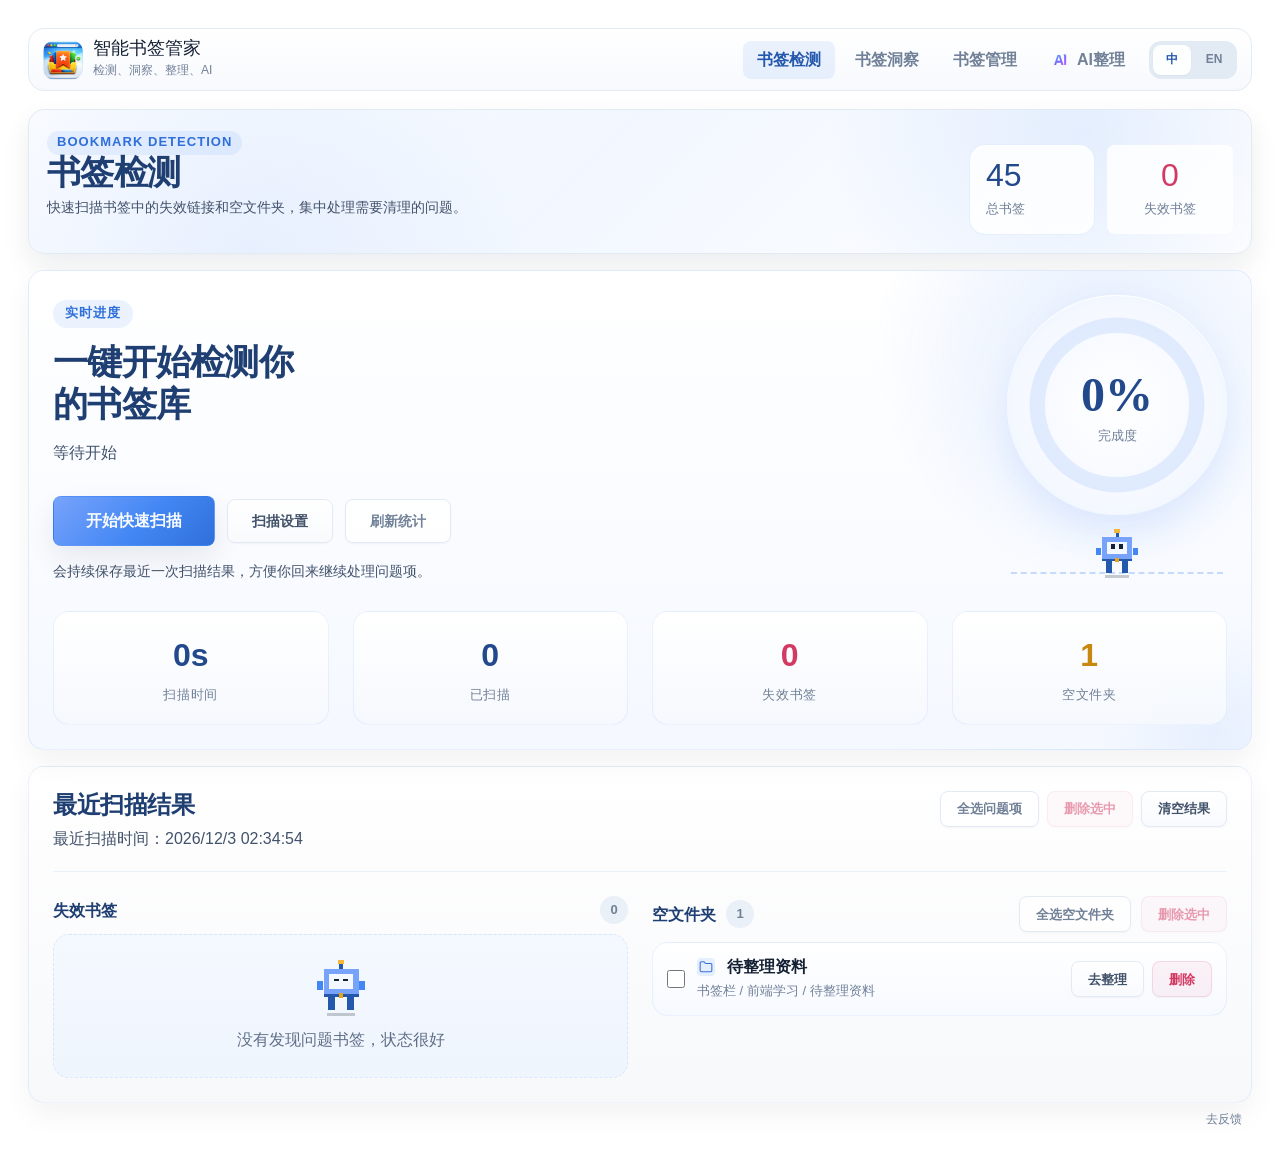
<file: dev/harness.html>
<!DOCTYPE html>
<html lang="zh-CN">
<head>
  <meta charset="utf-8">
  <meta name="viewport" content="width=device-width, initial-scale=1.0">
  <title>HARNESS · 智能书签管家</title>
  <link rel="stylesheet" href="../tokens.css?v=1791206567714">
  <link rel="stylesheet" href="../styles.css?v=1791216025462">
</head>
<body>
  <a href="#main-content" class="skip-link" data-i18n="app.skipToContent">跳转到主内容</a>
  <div class="workspace-shell">
    <header class="workspace-header">
      <div class="workspace-brand">
        <img class="workspace-brand-mark" src="../icons/icon_64x64@2x.png" alt="" data-i18n-alt="app.brandName">
        <div class="workspace-brand-copy">
          <div class="workspace-brand-name" data-i18n="app.brandName">智能书签管家</div>
          <div class="workspace-brand-subtitle" data-i18n="app.brandSubtitle">检测、洞察、整理、AI</div>
        </div>
      </div>
      <div class="workspace-header-actions">
      <section class="top-tabs" aria-label="功能切换" data-i18n-aria-label="app.tabSwitch">
        <button class="top-tab active" id="tabScan" type="button" data-tab="scan" data-i18n="tabs.scan">书签检测</button>
        <button class="top-tab" id="tabPortrait" type="button" data-tab="portrait" data-i18n="tabs.portrait">书签洞察</button>
        <button class="top-tab" id="tabManage" type="button" data-tab="manage" data-i18n="tabs.manage">书签管理</button>
        <button class="top-tab top-tab-ai" id="tabAiManage" type="button" data-tab="ai-manage">
          <img class="top-tab-icon" src="../icons/ai_icon.svg" alt="" aria-hidden="true">
          <span data-i18n="tabs.ai">AI整理</span>
        </button>
        </section>
        <div class="lang-switch" role="group" aria-label="Language switch">
          <button class="lang-switch-btn is-active" id="langZhBtn" type="button" data-locale="zh-CN">中</button>
          <button class="lang-switch-btn" id="langEnBtn" type="button" data-locale="en-US">EN</button>
        </div>
      </div>
    </header>

    <main class="workspace-main" id="main-content">

      <section class="page-panel" id="scanPage">
        <div class="page-hero page-hero-scan">
          <div>
            <div class="page-kicker" data-i18n="scan.kicker">Bookmark Detection</div>
            <h2 class="page-title" data-i18n="scan.title">书签检测</h2>
            <p class="page-copy" data-i18n="scan.copy">快速扫描书签中的失效链接和空文件夹，集中处理需要清理的问题。</p>
          </div>
          <div class="hero-stats">
            <div class="hero-stat">
              <span class="hero-stat-value" id="totalCount">0</span>
              <span class="hero-stat-label" data-i18n="scan.totalBookmarks">总书签</span>
            </div>
            <button class="hero-stat hero-stat-action" id="invalidCountStat" type="button" data-i18n-title-attr="scan.jumpToResults">
              <span class="hero-stat-value danger" id="invalidCount">0</span>
              <span class="hero-stat-label" data-i18n="scan.invalidBookmarks">失效书签</span>
            </button>
          </div>
        </div>

        <section class="scan-stage">
          <section class="scan-progress-card scan-progress-card-feature" id="scanSection">
            <div class="scan-progress-shell">
              <div class="scan-progress-copy">
                <div class="scan-progress-kicker" data-i18n="scan.liveProgress">实时进度</div>
                <h3 class="scan-card-title" data-i18n="scan.ctaTitle">一键开始检测你的书签库</h3>
                <p class="scan-card-copy" id="scanStatusText" data-i18n="scan.waiting">等待开始</p>
                <div class="scan-control-bar">
                  <button id="startScanBtn" class="btn btn-primary btn-lg" type="button" data-i18n="scan.start">开始快速扫描</button>
                  <button id="pauseBtn" class="btn btn-secondary hidden" type="button" data-i18n="scan.pause">暂停</button>
                  <button id="stopBtn" class="btn btn-danger hidden" type="button" data-i18n="scan.stop">停止</button>
                  <button id="openSettingsBtn" class="btn btn-secondary" type="button" data-i18n="scan.settings">扫描设置</button>
                  <button id="refreshScanStatsBtn" class="btn btn-ghost" type="button" data-i18n="scan.refreshStats">刷新统计</button>
                </div>
                <p class="scan-stage-note" data-i18n="scan.keepLastResult">会持续保存最近一次扫描结果，方便你回来继续处理问题项。</p>
              </div>
              <div class="scan-progress-visual">
                <div class="scan-progress-ring scan-progress-ring-xl" role="progressbar" aria-valuenow="0" aria-valuemin="0" aria-valuemax="100" aria-label="扫描完成百分比" data-i18n-aria-label="scan.progressAria">
                  <svg width="120" height="120" viewBox="0 0 120 120" preserveAspectRatio="xMidYMid meet">
                    <circle class="progress-ring-bg" cx="60" cy="60" r="52"></circle>
                    <circle class="progress-ring-fill" id="progressCircle" cx="60" cy="60" r="52" stroke-dasharray="326.73" stroke-dashoffset="326.73"></circle>
                  </svg>
                  <div class="progress-content">
                    <span class="progress-percentage" id="progressText">0%</span>
                    <span class="progress-label" data-i18n="scan.progressLabel">完成度</span>
                  </div>
                </div>
              </div>
            </div>

            <div class="scan-stats-grid scan-stats-grid-cards">
              <div class="scan-stat">
                <div class="scan-stat-value" id="scanDuration">0s</div>
                <div class="scan-stat-label" data-i18n="scan.duration">扫描时间</div>
              </div>
              <div class="scan-stat">
                <div class="scan-stat-value" id="scannedCount">0</div>
                <div class="scan-stat-label" data-i18n="scan.scanned">已扫描</div>
              </div>
              <div class="scan-stat">
                <div class="scan-stat-value danger" id="scanInvalidCount">0</div>
                <div class="scan-stat-label" data-i18n="scan.invalidBookmarks">失效书签</div>
              </div>
              <div class="scan-stat">
                <div class="scan-stat-value warning" id="scanEmptyFolderCount">0</div>
                <div class="scan-stat-label" data-i18n="scan.emptyFolders">空文件夹</div>
              </div>
            </div>
          </section>
        </section>

        <section class="result-board">
          <div class="result-board-header">
            <div>
              <h3 class="scan-card-title" data-i18n="scan.recentResults">最近扫描结果</h3>
              <p class="scan-card-copy" id="resultsMeta" data-i18n="scan.notStarted">尚未开始扫描</p>
            </div>
            <div class="btn-group">
              <button id="selectAllInvalidBtn" class="btn btn-ghost btn-sm" type="button" data-i18n="scan.selectAllIssues">全选问题项</button>
              <button id="deleteSelectedScanBtn" class="btn btn-danger btn-sm" type="button" data-i18n="common.deleteSelected">删除选中</button>
              <button id="clearScanResultsBtn" class="btn btn-secondary btn-sm" type="button" data-i18n="scan.clearResults">清空结果</button>
            </div>
          </div>

          <div class="result-split">
            <div class="result-column">
              <div class="result-column-header">
                <span data-i18n="scan.invalidBookmarks">失效书签</span>
                <span class="result-pill" id="invalidCountBadge">0</span>
              </div>
              <div class="scan-result-list" id="invalidLinksList"></div>
            </div>
            <div class="result-column">
              <div class="result-column-header">
                <div class="result-column-title">
                  <span data-i18n="scan.emptyFolders">空文件夹</span>
                  <span class="result-pill" id="emptyFolderCountBadge">0</span>
                </div>
                <div class="result-column-actions">
                  <button id="selectAllEmptyFoldersBtn" class="btn btn-ghost btn-sm" type="button" data-i18n="scan.selectAllEmptyFolders">全选空文件夹</button>
                  <button id="deleteSelectedEmptyFoldersBtn" class="btn btn-danger btn-sm" type="button" data-i18n="common.deleteSelected">删除选中</button>
                </div>
              </div>
              <div class="scan-result-list" id="emptyFoldersList"></div>
            </div>
          </div>
        </section>
      </section>

      <section class="page-panel hidden" id="portraitPage">
        <div class="page-hero page-hero-portrait">
          <div class="portrait-hero-copy">
            <div class="page-kicker" data-i18n="portrait.kicker">Bookmark Insights</div>
            <h2 class="page-title" data-i18n="portrait.title">书签洞察</h2>
            <p class="page-copy" data-i18n="portrait.copy">先看您的书签现状、活跃趋势和待整理重点，再决定下一步该从哪里开始整理。</p>
          </div>
          <div class="portrait-hero-actions">
            <div class="portrait-badge portrait-badge-hero">
              <div class="portrait-badge-label" data-i18n="portrait.overallConclusion">整体结论</div>
              <div class="portrait-badge-value" id="portraitLevel" data-i18n="portrait.analyzing">分析中</div>
              <div class="portrait-badge-note" data-i18n="portrait.overallNote">结合收藏规模、来源分布和结构状态，快速总结这份书签库的整体特点。</div>
            </div>
          </div>
        </div>

        <section class="portrait-overview-grid portrait-overview-grid-analytics">
          <article class="portrait-card portrait-card-feature portrait-card-summary">
            <div class="portrait-card-label" data-i18n="portrait.thisInsight">本次洞察</div>
            <div class="portrait-highlight" id="portraitHeadline" data-i18n="portrait.generating">正在生成书签洞察</div>
            <div class="portrait-support" id="portraitSubtitle" data-i18n="portrait.generatingNote">先帮您概括书签库的当前状态，再指出更值得优先整理的方向。</div>
          </article>
          <article class="portrait-card portrait-card-stat">
            <div class="portrait-card-label" data-i18n="portrait.collectionScale">收藏规模</div>
            <div class="portrait-card-value" id="portraitTotalBookmarks">0</div>
            <div class="portrait-metric-sub" data-i18n="portrait.totalBookmarkCount">当前累计书签数</div>
          </article>
          <article class="portrait-card portrait-card-stat">
            <div class="portrait-card-label" data-i18n="portrait.sourceBreadth">来源广度</div>
            <div class="portrait-card-value" id="portraitUniqueDomains">0</div>
            <div class="portrait-metric-sub" data-i18n="portrait.uniqueSourceCount">不同网站来源数量</div>
          </article>
          <article class="portrait-card portrait-card-stat">
            <div class="portrait-card-label" data-i18n="portrait.actionableItems">待整理项</div>
            <div class="portrait-card-value" id="portraitActionableIssues">0</div>
            <div class="portrait-metric-sub" id="portraitActionableMeta" data-i18n="portrait.actionableMeta">重复链接和空文件夹会显示在这里</div>
          </article>
        </section>

        <section class="portrait-analytics-grid">
          <article class="portrait-panel portrait-panel-chart">
            <div class="portrait-panel-header">
              <div>
                <h3 class="scan-card-title" data-i18n="portrait.trendTitle">收藏趋势</h3>
                <p class="scan-card-copy" data-i18n="portrait.trendCopy">按年、月、日查看收藏节奏，快速判断最近是否还在持续积累。</p>
              </div>
              <div class="portrait-trend-tabs" role="tablist" aria-label="趋势粒度切换" data-i18n-aria-label="portrait.trendAria">
                <button class="portrait-trend-tab" id="trendYearBtn" type="button" role="tab" aria-selected="false" data-granularity="year" data-i18n="common.year">年</button>
                <button class="portrait-trend-tab is-active" id="trendMonthBtn" type="button" role="tab" aria-selected="true" data-granularity="month" data-i18n="common.month">月</button>
                <button class="portrait-trend-tab" id="trendDayBtn" type="button" role="tab" aria-selected="false" data-granularity="day" data-i18n="common.day">日</button>
              </div>
            </div>
            <div class="portrait-trend-chart" id="portraitTrendChart"></div>
            <div class="sr-only" id="portraitTrendSummary"></div>
          </article>

          <article class="portrait-panel portrait-panel-side">
            <div class="portrait-panel-header">
              <h3 class="scan-card-title" data-i18n="portrait.topDomains">高频域名</h3>
              <p class="scan-card-copy" data-i18n="portrait.topDomainsCopy">最常被收藏的网站，能直接看出您的信息来源重心。</p>
            </div>
            <div class="portrait-domain-list" id="portraitDomainList"></div>
          </article>
        </section>

        <section class="portrait-analytics-grid portrait-analytics-grid-secondary">
          <article class="portrait-panel">
            <div class="portrait-panel-header">
              <div>
                <h3 class="scan-card-title" data-i18n="portrait.focusTitle">优先整理这里</h3>
                <p class="scan-card-copy" data-i18n="portrait.focusCopy">先看最容易产生混乱的结构位置，再决定是去检测还是直接开始整理。</p>
              </div>
              <div class="portrait-panel-actions">
                <button class="btn btn-ghost" id="portraitOpenScanBtn" type="button" data-i18n="portrait.openScan">去书签检测</button>
                <button class="btn btn-primary" id="portraitOpenManageBtn" type="button" data-i18n="portrait.openManage">去书签管理</button>
              </div>
            </div>
            <div class="portrait-focus-list">
              <div class="portrait-focus-item">
                <div class="portrait-focus-label" data-i18n="portrait.largestFolder">最大文件夹</div>
                <div class="portrait-focus-main" id="portraitLargestFolder">-</div>
                <div class="portrait-focus-meta" id="portraitLargestFolderMeta">-</div>
                <button class="portrait-focus-action" id="portraitFocusLargestBtn" type="button" data-i18n="portrait.viewInManage">在管理页查看</button>
              </div>
              <div class="portrait-focus-item">
                <div class="portrait-focus-label" data-i18n="portrait.duplicateLinks">重复链接</div>
                <div class="portrait-focus-main" id="portraitDuplicateUrls">0</div>
                <div class="portrait-focus-meta" id="portraitDuplicateMeta">占比 0%</div>
                <button class="portrait-focus-action" id="portraitFocusDuplicateBtn" type="button" data-i18n="portrait.viewDuplicates">查看重复链接</button>
              </div>
              <div class="portrait-focus-item">
                <div class="portrait-focus-label" data-i18n="portrait.emptyFoldersFocus">空文件夹</div>
                <div class="portrait-focus-main" id="portraitEmptyFolders">0</div>
                <div class="portrait-focus-meta" data-i18n="portrait.emptyFoldersMeta">优先清理的结构噪音</div>
                <button class="portrait-focus-action" id="portraitFocusEmptyBtn" type="button" data-i18n="portrait.handleInDetection">去检测页处理</button>
              </div>
              <div class="portrait-focus-item">
                <div class="portrait-focus-label" data-i18n="portrait.maxDepth">最大层级</div>
                <div class="portrait-focus-main" id="portraitMaxDepth">0</div>
                <div class="portrait-focus-meta" data-i18n="portrait.depthMeta">目录嵌套深度</div>
                <button class="portrait-focus-action" id="portraitFocusDepthBtn" type="button" data-i18n="portrait.expandToView">展开目录查看</button>
              </div>
            </div>
          </article>

          <article class="portrait-panel">
            <div class="portrait-panel-header">
              <h3 class="scan-card-title" data-i18n="portrait.folderHotspots">文件夹热点</h3>
              <p class="scan-card-copy" data-i18n="portrait.folderHotspotsCopy">最常承载书签内容的目录，能快速看出哪些地方最值得先整理。</p>
            </div>
            <div class="portrait-folder-list" id="portraitFolderList"></div>
          </article>
        </section>

        <section class="portrait-analytics-grid portrait-analytics-grid-secondary">
          <article class="portrait-panel">
            <div class="portrait-panel-header">
              <h3 class="scan-card-title" data-i18n="portrait.interestTags">兴趣标签</h3>
              <p class="scan-card-copy" data-i18n="portrait.interestTagsCopy">根据域名和关键词自动推断，只作为轻量参考，不干扰主结论。</p>
            </div>
            <div class="portrait-tags" id="portraitTags"></div>
            <div class="portrait-keywords portrait-keywords-inline" id="portraitKeywords"></div>
          </article>

          <article class="portrait-share-panel portrait-share-panel-compact">
            <div class="portrait-panel-header">
              <div>
                <h3 class="scan-card-title" data-i18n="portrait.shareSummary">分享摘要</h3>
                <p class="scan-card-copy" data-i18n="portrait.shareSummaryCopy">需要时再复制出去，不再占据洞察页主舞台。</p>
              </div>
              <div class="portrait-panel-actions">
                <div class="portrait-share-chip" data-i18n="portrait.shareChip">Share Ready</div>
                <button class="btn btn-ghost btn-sm" id="copyPortraitSummaryBtn" type="button" data-i18n="portrait.copySummary">复制摘要</button>
              </div>
            </div>
            <div class="portrait-share-card" id="portraitShareCard">
              <div class="portrait-share-topline">
                <div>
                  <div class="portrait-share-brand" data-i18n="app.brandName">智能书签管家</div>
                  <div class="portrait-share-level" id="portraitShareLevel">分析中</div>
                </div>
                <div class="portrait-share-badge" data-i18n="portrait.kicker">Bookmark Insights</div>
              </div>
              <div class="portrait-share-headline" id="portraitShareHeadline">正在生成您的书签洞察</div>
              <div class="portrait-share-grid">
                <div class="portrait-share-metric">
                  <span data-i18n="portrait.shareTotal">总书签</span>
                  <strong id="portraitShareTotal">0</strong>
                </div>
                <div class="portrait-share-metric">
                  <span data-i18n="portrait.shareDomains">唯一域名</span>
                  <strong id="portraitShareDomains">0</strong>
                </div>
                <div class="portrait-share-metric">
                  <span data-i18n="portrait.shareScore">组织分</span>
                  <strong id="portraitShareScore">0</strong>
                </div>
                <div class="portrait-share-metric">
                  <span data-i18n="portrait.shareDays">收藏天数</span>
                  <strong id="portraitShareDays">0</strong>
                </div>
              </div>
              <div class="portrait-share-tags" id="portraitShareTags"></div>
            </div>
          </article>
        </section>

        <section class="portrait-metrics-grid portrait-metrics-grid-analytics portrait-metrics-grid-secondary-info">
          <article class="portrait-metric-card">
            <div class="portrait-card-label" data-i18n="portrait.totalFoldersLabel">文件夹数</div>
            <div class="portrait-metric-main" id="portraitTotalFolders">0</div>
            <div class="portrait-metric-sub" data-i18n="portrait.totalFoldersMeta">当前目录结构数量</div>
          </article>
          <article class="portrait-metric-card">
            <div class="portrait-card-label" data-i18n="portrait.collectionDaysLabel">收藏天数</div>
            <div class="portrait-metric-main" id="portraitCollectionDays">0</div>
            <div class="portrait-metric-sub" data-i18n="portrait.collectionDaysMeta">持续积累时长</div>
          </article>
          <article class="portrait-metric-card">
            <div class="portrait-card-label" id="portraitOrganizationScoreLabel" data-i18n="portrait.organizationScoreLabel">组织分</div>
            <div class="portrait-metric-main" id="portraitOrganizationScore">0</div>
            <div class="portrait-metric-sub" data-i18n="portrait.organizationScoreMeta">整理成熟度参考</div>
          </article>
          <article class="portrait-metric-card">
            <div class="portrait-card-label" data-i18n="portrait.httpsRatioLabel">HTTPS 占比</div>
            <div class="portrait-metric-main" id="portraitHttpsRatio">0%</div>
            <div class="portrait-metric-sub" data-i18n="portrait.httpsRatioMeta">来源质量参考</div>
          </article>
          <article class="portrait-metric-card">
            <div class="portrait-card-label" data-i18n="portrait.avgPerFolderLabel">平均每文件夹</div>
            <div class="portrait-metric-main" id="portraitAvgPerFolder">0</div>
            <div class="portrait-metric-sub" data-i18n="portrait.avgPerFolderMeta">书签数量</div>
          </article>
          <article class="portrait-metric-card">
            <div class="portrait-card-label" data-i18n="portrait.oldestBookmarkLabel">最早收藏</div>
            <div class="portrait-metric-main" id="portraitOldestBookmark">-</div>
            <div class="portrait-metric-sub" id="portraitOldestDate">-</div>
          </article>
          <article class="portrait-metric-card">
            <div class="portrait-card-label" data-i18n="portrait.newestBookmarkLabel">最近收藏</div>
            <div class="portrait-metric-main" id="portraitNewestBookmark">-</div>
            <div class="portrait-metric-sub" id="portraitNewestDate">-</div>
          </article>
        </section>
      </section>

      <section class="page-panel hidden" id="managePage">
        <div class="page-hero page-hero-manage">
          <div>
            <div class="page-kicker" data-i18n="manage.kicker">Bookmark Organizing</div>
            <h2 class="page-title" data-i18n="manage.title">书签管理</h2>
            <p class="page-copy" data-i18n="manage.copy">搜索、筛选、重命名和拖拽调整书签结构，让整理过程更顺手。</p>
          </div>
          <div class="manage-header-actions">
            <button id="refreshBtn" class="btn btn-ghost" type="button" data-i18n="manage.refresh">刷新书签</button>
            <button class="btn btn-ghost" id="toggleExpandBtn" type="button">
              <span id="toggleExpandIcon" aria-hidden="true"></span>
              <span id="toggleExpandText" data-i18n="manage.collapseAll">全部折叠</span>
            </button>
          </div>
        </div>

        <section class="bookmarks-workbench" id="organizerSection">
          <div class="selection-toolbar selection-toolbar-unified" id="selectionToolbar">
            <div class="selection-group selection-group-left">
              <div class="organizer-search organizer-search-inline">
                <input id="bookmarkSearchInput" class="organizer-search-input" type="search" data-i18n-placeholder="manage.searchPlaceholder" placeholder="搜索标题、网址或路径">
              </div>
              <div class="selection-summary" id="selectionSummary" data-i18n="manage.selectionNone">未选中书签</div>
              <div class="selection-actions">
                <button class="btn btn-ghost btn-sm" id="selectAllVisibleBtn" type="button" data-i18n="manage.selectAllVisible">全选当前视图</button>
                <button class="btn btn-ghost btn-sm" id="clearSelectionBtn" type="button" data-i18n="manage.clearSelection">清空选择</button>
              </div>
            </div>
            <div class="selection-group selection-group-right">
              <div class="selection-actions selection-actions-batch">
                <div class="manage-filter">
                  <button class="btn btn-ghost btn-sm" id="manageFilterToggleBtn" type="button" aria-haspopup="true" aria-expanded="false" data-i18n="manage.filterAll">筛选：全部</button>
                  <div class="manage-filter-panel hidden" id="manageFilterPanel">
                  <button class="manage-filter-option is-active" type="button" data-filter="all" data-i18n="manage.filterOptionAll">全部书签</button>
                    <button class="manage-filter-option" type="button" data-filter="duplicates" data-i18n="manage.filterDuplicates">重复链接</button>
                    <button class="manage-filter-option" type="button" data-filter="unused_180d" data-tooltip-key="manage.filterTooltipUnused" data-i18n="manage.filterOptionUnused180">最近半年未打开</button>
                    <button class="manage-filter-option" type="button" data-filter="unused_365d" data-tooltip-key="manage.filterTooltipUnused" data-i18n="manage.filterOptionUnused365">最近一年未打开</button>
                    <button class="manage-filter-option" type="button" data-filter="added_before_180d" data-i18n="manage.filterOptionAdded180">半年前添加</button>
                    <button class="manage-filter-option" type="button" data-filter="added_before_365d" data-i18n="manage.filterOptionAdded365">一年前添加</button>
                  </div>
                </div>
                <button class="btn btn-ghost btn-sm" id="moveSelectionBtn" type="button" disabled data-i18n="manage.moveToFolder">移动到…</button>
                <button class="btn btn-danger btn-sm" id="deleteSelectionBtn" type="button" disabled data-i18n="manage.deleteSelection">删除选中</button>
              </div>
            </div>
          </div>

          <div class="manage-tip-banner hidden" id="manageTipBanner" role="status" aria-live="polite">
            <div class="manage-tip-copy" id="manageTipCopy">提示：支持直接拖拽排序；勾选多条后，拖动其中任意一条即可一起移动。</div>
            <button class="manage-tip-close" id="dismissManageTipBtn" type="button" aria-label="关闭提示" data-i18n-aria-label="manage.dismissTip">&times;</button>
          </div>

          <div class="undo-banner hidden" id="undoBanner" role="status" aria-live="polite">
            <div class="undo-copy" id="undoMessage" data-i18n="manage.undoBannerIdle">暂无可撤销操作</div>
            <button class="btn btn-secondary btn-sm" id="undoActionBtn" type="button" data-i18n="common.undo">撤销</button>
          </div>
        </section>

        <section class="bookmark-card">
          <div class="bookmark-tree" id="bookmarkTree">
              <div class="loading-placeholder">
                <div class="loading-spinner"></div>
              <p class="loading-text" data-i18n="common.loadingBookmarks">正在加载书签...</p>
            </div>
          </div>
        </section>
      </section>

      <section class="page-panel hidden" id="aiManagePage">
        <div class="page-hero page-hero-ai">
          <div>
            <div class="page-kicker" data-i18n="ai.kicker">Bookmark AI</div>
            <h2 class="page-title" data-i18n="ai.title">AI整理</h2>
            <p class="page-copy" data-i18n="ai.copy">告诉 AI 您想怎么整理书签，先查看方案，再决定是否应用到书签栏。</p>
          </div>
          <div class="hero-stats hero-stats-ai">
            <div class="hero-stat">
              <span class="hero-stat-value" id="aiPlanActionCount">0</span>
              <span class="hero-stat-label" data-i18n="ai.suggestedActions">建议动作</span>
            </div>
            <div class="hero-stat">
              <span class="hero-stat-value" id="aiPlanValidCount">0</span>
              <span class="hero-stat-label" data-i18n="ai.applicable">可应用</span>
            </div>
          </div>
        </div>

        <section class="ai-layout">
          <article class="ai-card ai-card-input">
            <div class="ai-card-header">
              <div>
                <div class="ai-title-row">
                  <h3 class="scan-card-title" data-i18n="ai.requestTitle">整理诉求</h3>
                  <span class="ai-privacy-tip" tabindex="0" aria-label="隐私说明" data-i18n-aria-label="ai.privacy">
                    ?
                    <span class="ai-privacy-tooltip" data-i18n="ai.privacyCopy">书签信息只会在本次生成方案时发送给 AI 服务处理，服务器不会存储您的书签内容。</span>
                  </span>
                </div>
                <p class="scan-card-copy" data-i18n="ai.requestCopy">告诉 AI 你想怎么整理书签，生成后你可以先看方案，再决定是否应用。</p>
              </div>
              <span class="ai-status-badge" id="aiPlanStatus" data-i18n="ai.pending">待生成</span>
            </div>
            <div class="ai-form-grid">
              <label class="ai-field ai-field-full">
                <span class="ai-field-label" data-i18n="ai.scope">整理范围</span>
                <div class="ai-scope-picker" id="aiScopePicker">
                  <button class="ai-scope-option is-active" type="button" data-ai-scope="all" data-i18n="ai.scopeAll">全部书签</button>
                  <button class="ai-scope-option" type="button" data-ai-scope="filtered" data-i18n="ai.scopeFiltered">当前筛选结果</button>
                  <button class="ai-scope-option" type="button" data-ai-scope="selected" data-i18n="ai.scopeSelected">仅选中的书签</button>
                </div>
                <p class="ai-scope-hint" id="aiScopeHint" data-i18n="ai.scopeHintAll">本次将基于全部书签生成整理方案。</p>
                <p class="ai-usage-hint" id="aiUsageHint" data-i18n="ai.usageDefault">今日 AI 整理剩余 8 次。</p>
              </label>
              <label class="ai-field ai-field-full">
                <span class="ai-field-label" data-i18n="ai.requestTitle">整理诉求</span>
                <textarea id="aiInstructionInput" class="ai-textarea" rows="6" maxlength="1000" data-i18n-placeholder="ai.requestPlaceholder" placeholder="例如：帮我把前端学习资料整理到一个文件夹，保留有意义的分类，并把标题改得更统一。"></textarea>
              </label>
            </div>
            <div class="ai-action-row">
              <button class="btn btn-primary" id="generateAiPlanBtn" type="button" data-i18n="ai.generate">AI整理</button>
              <button class="btn btn-secondary" id="applyAiPlanBtn" type="button" disabled data-i18n="ai.apply">应用方案</button>
            </div>
          </article>
          <article class="ai-card">
            <div class="ai-card-header">
              <div>
                <h3 class="scan-card-title" data-i18n="ai.summaryTitle">方案摘要</h3>
                <p class="scan-card-copy" data-i18n="ai.summaryCopy">先看这次整理会带来什么变化，再看 AI 的判断和需要你留意的地方。</p>
              </div>
            </div>
            <div class="ai-result-summary" id="aiResultSummary"></div>
            <div class="ai-summary-block">
              <div class="ai-summary-label" data-i18n="ai.judgement">AI判断</div>
              <div class="ai-summary" id="aiSummaryText" data-i18n="ai.summaryEmpty">还没有生成整理方案，先输入诉求再让 AI 帮你整理。</div>
            </div>
            <div class="ai-warning-list" id="aiWarningList"></div>
          </article>
        </section>

        <section class="ai-preview-grid">
          <article class="ai-card ai-card-side">
            <div class="ai-card-header">
              <div>
                <h3 class="scan-card-title" data-i18n="ai.historyTitle">AI整理历史</h3>
                <p class="scan-card-copy" data-i18n="ai.historyCopy">你之前生成过的整理方案会保存在这里，点一条就能回看当时的结果。</p>
              </div>
            </div>
            <div class="ai-history-list" id="aiHistoryList"></div>
          </article>

          <article class="ai-card" id="aiPreviewCard" tabindex="-1">
            <div class="ai-card-header">
              <div>
                <h3 class="scan-card-title" data-i18n="ai.previewTitle">变更预览</h3>
                <p class="scan-card-copy" data-i18n="ai.previewCopy">AI 准备执行的每一步都会列在这里，你确认后才会真正改动书签。</p>
              </div>
            </div>
            <div class="ai-action-summary" id="aiActionSummary"></div>
            <div class="ai-action-list" id="aiActionList"></div>
            <div class="ai-preview-footer hidden" id="aiPreviewFooter">
              <button class="btn btn-secondary" id="applyAiPlanBtnFooter" type="button" disabled data-i18n="ai.apply">应用方案</button>
              <button class="btn btn-secondary hidden" id="undoAiPlanBtn" type="button" data-i18n="ai.undoLatest">撤销最近一次应用</button>
            </div>
          </article>
        </section>
      </section>
    </main>
    <div class="workspace-feedback">
      <button class="workspace-feedback-copy" id="openFeedbackDialogBtn" type="button" data-i18n="app.feedback">去反馈</button>
    </div>
  </div>

  <div id="settingsDialog" class="dialog-overlay hidden" role="dialog" aria-modal="true" aria-labelledby="dialogTitle">
    <div class="dialog">
      <div class="dialog-header">
        <h3 class="dialog-title" id="dialogTitle" data-i18n="scan.settings">扫描设置</h3>
        <button id="closeSettingsBtn" class="dialog-close" type="button" aria-label="关闭设置" data-i18n-aria-label="common.closeSettings">&times;</button>
      </div>
      <div class="dialog-body">
        <div class="form-group">
          <label class="form-label" for="timeoutValue" data-i18n="scan.timeoutLabel">请求超时时间</label>
          <div class="scan-settings-range">
            <input type="range" id="timeoutValue" class="form-range" min="5" max="30" value="15" step="1" aria-valuemin="5" aria-valuemax="30" aria-valuenow="15" aria-describedby="timeoutDescription">
            <div class="form-value">
              <span id="timeoutDisplay">15</span>
              <span data-i18n="common.seconds">秒</span>
            </div>
          </div>
          <p class="form-help" id="timeoutDescription" data-i18n="scan.timeoutHelp">网络较差建议调到 15-20 秒，链接很多时可适当缩短。</p>
        </div>
        <div class="form-group">
          <label class="form-label" for="uiMotionToggle" data-i18n="settings.motionLabel">界面动效</label>
          <label class="settings-motion-row">
            <input type="checkbox" id="uiMotionToggle" checked>
            <span data-i18n="settings.motionHelp">关闭后小管家保持静止，不播放印章与列表入场动效。</span>
          </label>
        </div>
      </div>
      <div class="dialog-footer">
        <button id="cancelSettingsBtn" class="btn btn-ghost" type="button" data-i18n="common.cancel">取消</button>
        <button id="saveSettingsBtn" class="btn btn-primary" type="button" data-i18n="common.save">保存设置</button>
      </div>
    </div>
  </div>

  <div id="feedbackDialog" class="dialog-overlay hidden" role="dialog" aria-modal="true" aria-labelledby="feedbackDialogTitle">
    <div class="dialog">
      <div class="dialog-header">
        <h3 class="dialog-title" id="feedbackDialogTitle" data-i18n="feedback.dialogTitle">反馈问题</h3>
        <button id="closeFeedbackBtn" class="dialog-close" type="button" aria-label="关闭反馈" data-i18n-aria-label="common.closeFeedback">&times;</button>
      </div>
      <div class="dialog-body">
        <div class="form-group">
          <label class="form-label" for="feedbackContentInput" data-i18n="feedback.contentLabel">问题描述</label>
          <textarea id="feedbackContentInput" class="form-input form-textarea" rows="5" maxlength="2000" data-i18n-placeholder="feedback.contentPlaceholder" placeholder="请描述你遇到的问题或建议，越具体越容易定位。"></textarea>
        </div>
        <div class="form-group">
          <label class="form-label" for="feedbackContactInput" data-i18n="feedback.contactLabel">联系方式（选填）</label>
          <input type="email" id="feedbackContactInput" class="form-input" maxlength="120" autocomplete="email" data-i18n-placeholder="feedback.contactPlaceholder" placeholder="you@example.com">
          <p class="form-help" data-i18n="feedback.contactHelp">留下邮箱方便我们回复你。</p>
        </div>
      </div>
      <div class="dialog-footer">
        <button id="cancelFeedbackBtn" class="btn btn-ghost" type="button" data-i18n="common.cancel">取消</button>
        <button id="feedbackSubmitBtn" class="btn btn-primary" type="button" data-i18n="feedback.submit">提交反馈</button>
      </div>
    </div>
  </div>

  <div id="moveFolderDialog" class="dialog-overlay hidden" role="dialog" aria-modal="true" aria-labelledby="moveFolderDialogTitle">
    <div class="dialog dialog-move-folder">
      <div class="dialog-header">
        <div>
          <h3 class="dialog-title" id="moveFolderDialogTitle" data-i18n="manage.moveDialogTitle">移动书签到文件夹</h3>
          <p class="dialog-subtitle" id="moveFolderDialogSummary"></p>
        </div>
        <button id="closeMoveFolderBtn" class="dialog-close" type="button" aria-label="关闭" data-i18n-aria-label="common.closeSettings">&times;</button>
      </div>
      <div class="dialog-body">
        <input id="moveFolderSearchInput" class="form-input move-folder-search" type="search" data-i18n-placeholder="manage.moveDialogSearchPlaceholder" placeholder="搜索文件夹路径" autocomplete="off">
        <div class="move-folder-list" id="moveFolderList" role="listbox" data-i18n-aria-label="manage.moveDialogListAria" aria-label="文件夹列表"></div>
      </div>
      <div class="dialog-footer">
        <button id="cancelMoveFolderBtn" class="btn btn-ghost" type="button" data-i18n="common.cancel">取消</button>
      </div>
    </div>
  </div>

  <div id="confirmDialog" class="dialog-overlay hidden" role="dialog" aria-modal="true" aria-labelledby="confirmDialogTitle" aria-describedby="confirmDialogMessage">
    <div class="dialog dialog-confirm">
      <div class="dialog-header">
        <h3 class="dialog-title" id="confirmDialogTitle" data-i18n="dialog.confirmTitle">确认操作</h3>
        <button id="confirmDialogCloseBtn" class="dialog-close" type="button" aria-label="关闭" data-i18n-aria-label="common.closeSettings">&times;</button>
      </div>
      <div class="dialog-body">
        <p class="dialog-message" id="confirmDialogMessage"></p>
      </div>
      <div class="dialog-footer">
        <button id="confirmDialogCancelBtn" class="btn btn-ghost" type="button" data-i18n="common.cancel">取消</button>
        <button id="confirmDialogOkBtn" class="btn btn-primary" type="button" data-i18n="dialog.confirm">确认</button>
      </div>
    </div>
  </div>

  <div class="toast-container" id="toastContainer" role="status" aria-live="polite"></div>

  <script>
    window.__ERRORS__ = [];
    window.addEventListener('error', (e) => window.__ERRORS__.push((e.message || 'error') + ' @ ' + (e.filename || '') + ':' + e.lineno));
    window.addEventListener('unhandledrejection', (e) => window.__ERRORS__.push('rejection: ' + ((e.reason && e.reason.stack) || e.reason)));
    // 每次加载强制刷新样式表，避免开发时命中缓存
    document.addEventListener('DOMContentLoaded', () => {
      document.querySelectorAll('link[rel="stylesheet"]').forEach((link) => {
        link.href = link.href.split('?')[0] + '?v=' + Date.now();
      });
    });
  </script>
  <script src="mock-chrome.js?v=1791388507568"></script>
  <script src="../i18n.js?v=1791215856382"></script>
  <script src="../utils.js?v=1790273062753"></script>
  <script src="../mascot.js?v=1791214480123"></script>
  <script src="../profile.js?v=1791388486810"></script>
</body>
</html>
</file>
<file: tokens.css>
/* ========================================
   Design Tokens — single source of truth
   Shared by styles.css (manager) and popup.css via tokens.css <link>.
   Do not re-declare these variables elsewhere.
   ======================================== */

:root {
  /* Primary Colors - Product Blue */
  --color-primary-50: #f3f8ff;
  --color-primary-100: #e7f0ff;
  --color-primary-200: #cddfff;
  --color-primary-300: #a9c4ff;
  --color-primary-400: #78a3fb;
  --color-primary-500: #4387f4;
  /* 主色 RGB 分量：供 rgba(var(--color-primary-rgb), alpha) 构造任意透明度 */
  --color-primary-rgb: 67, 135, 244;
  /* 弹窗遮罩：蓝色系暗色，替代无彩黑 */
  --overlay-bg: rgba(21, 33, 56, 0.6);
  --color-primary-600: #2f6fda;
  --color-primary-700: #2458ad;
  --color-primary-800: #21498c;
  --color-primary-900: #1f3f73;

  /* Accent Colors - Warm Amber */
  --color-accent-50: #fff8ec;
  --color-accent-100: #ffefcc;
  --color-accent-200: #ffe099;
  --color-accent-300: #ffca5c;
  --color-accent-400: #f6b639;
  --color-accent-500: #e8a51a;
  --color-accent-600: #c78810;
  --color-accent-700: #9f690e;
  --color-accent-800: #805412;
  --color-accent-900: #694613;

  /* Semantic Colors - Clear and modern */
  --color-success: #199b6b;
  --color-warning: #d9901a;
  --color-danger: #d33a63;
  --color-danger-700: #b12c53;
  --color-info: #4387f4;

  /* Background Colors - Cool paper tones */
  --bg-primary: #f7faff;
  --bg-secondary: #f3f7fc;
  --bg-tertiary: #eaf0f8;
  --bg-card: #fcfdff;
  --bg-sidebar: #f5f8fc;

  /* Text Colors - Deep slate blues */
  --text-primary: #142033;
  --text-secondary: #42526b;
  --text-tertiary: #5f6f89;
  --text-muted: #718198;
  --text-inverse: #f8fbff;

  /* Border Colors - Cool blue neutrals */
  --border-light: #e2eaf4;
  --border-medium: #ccd8e6;
  --border-strong: #aebfd4;

  /* Shadows - Cooler, lighter */
  --shadow-sm: 0 1px 2px rgba(15, 23, 42, 0.04);
  --shadow-md: 0 6px 16px rgba(15, 23, 42, 0.06);
  --shadow-lg: 0 12px 28px rgba(15, 23, 42, 0.08);
  --shadow-xl: 0 18px 44px rgba(15, 23, 42, 0.1);
  --shadow-panel: 0 12px 28px rgba(15, 23, 42, 0.05);

  /* 吉祥物（mascot.js 像素小管家）落地投影，同蓝黑基调 */
  --color-mascot-shadow: rgba(15, 23, 42, 0.22);

  /* Spacing Scale - Musical rhythm (4px base) */
  --space-xs: 0.25rem;    /* 4px */
  --space-sm: 0.5rem;     /* 8px */
  --space-md: 1rem;       /* 16px */
  --space-lg: 1.5rem;     /* 24px */
  --space-xl: 2rem;       /* 32px */
  --space-2xl: 3rem;      /* 48px */
  --space-3xl: 4rem;      /* 64px */
  --space-4xl: 6rem;      /* 96px */

  /* Typography Scale - Editorial hierarchy */
  --font-display: Georgia, "Times New Roman", "Songti SC", "STSong", serif;
  --font-body: -apple-system, BlinkMacSystemFont, "Segoe UI", "PingFang SC",
    "Hiragino Sans GB", "Microsoft YaHei", "Noto Sans SC", sans-serif;

  --text-xs: clamp(0.75rem, 0.7rem + 0.25vw, 0.8125rem);
  --text-sm: clamp(0.8125rem, 0.775rem + 0.25vw, 0.875rem);
  --text-base: clamp(0.9375rem, 0.9rem + 0.25vw, 1rem);
  --text-lg: clamp(1.0625rem, 1rem + 0.5vw, 1.125rem);
  --text-xl: clamp(1.25rem, 1.1rem + 0.75vw, 1.5rem);
  --text-2xl: clamp(1.5rem, 1.3rem + 1vw, 2rem);
  --text-3xl: clamp(2rem, 1.6rem + 1.5vw, 2.75rem);
  --text-4xl: clamp(2.5rem, 2rem + 2vw, 3.5rem);

  --line-tight: 1.2;
  --line-snug: 1.4;
  --line-normal: 1.6;
  --line-relaxed: 1.75;

  --weight-light: 300;
  --weight-regular: 400;
  --weight-medium: 500;
  --weight-semibold: 600;
  --weight-bold: 700;

  /* Border Radius - Restrained */
  --radius-sm: 4px;
  --radius-md: 8px;
  --radius-lg: 12px;
  --radius-xl: 16px;
  --radius-full: 9999px;

  /* Transitions - Natural, refined */
  --ease-out-quart: cubic-bezier(0.25, 1, 0.5, 1);
  --ease-out-quint: cubic-bezier(0.22, 1, 0.36, 1);
  --ease-out-expo: cubic-bezier(0.16, 1, 0.3, 1);
  --ease-spring: cubic-bezier(0.34, 1.56, 0.64, 1);
  --ease-smooth: cubic-bezier(0.4, 0, 0.2, 1);

  /* Alias shared with popup */
  --ease-out: cubic-bezier(0.22, 1, 0.36, 1);

  --duration-instant: 100ms;
  --duration-fast: 150ms;
  --duration-normal: 250ms;
  --duration-slow: 350ms;
  --duration-entrance: 500ms;

  /* Layout */
  --header-height: 72px;
  --sidebar-width: 280px;
  --content-max: 1200px;
  --panel-tint: linear-gradient(180deg, rgba(255, 255, 255, 0.98) 0%, rgba(245, 248, 255, 1) 100%);
}
</file>
<file: popup.css>
/* ========================================
   Popup - aligned with the manager page design system
   Palette: product blue + warm amber (styles.css tokens)
   ======================================== */

/* Design tokens come from tokens.css (shared with the manager page) */

* {
  box-sizing: border-box;
  margin: 0;
  padding: 0;
}

body {
  width: 380px;
  min-height: 560px;
  background:
    radial-gradient(circle at top right, rgba(232, 165, 26, 0.1), transparent 36%),
    linear-gradient(180deg, #f7faff 0%, #f0f5fb 100%);
  color: var(--text-primary);
  font: 500 13px/1.45 var(--font-body);
}

.popup-container {
  min-height: 560px;
  display: flex;
  flex-direction: column;
}

.popup-header {
  padding: 22px 22px 18px;
  background: linear-gradient(135deg, var(--color-primary-600) 0%, var(--color-primary-800) 100%);
  color: var(--text-inverse);
  position: relative;
  overflow: hidden;
}

.popup-header::after {
  content: '';
  position: absolute;
  inset: -36px -12px auto auto;
  width: 144px;
  height: 144px;
  border-radius: 50%;
  background: radial-gradient(circle, rgba(255, 224, 153, 0.22) 0%, transparent 72%);
}

.brand {
  display: flex;
  align-items: center;
  gap: 14px;
  position: relative;
  z-index: 1;
}

.brand-logo {
  width: 48px;
  height: 48px;
  border-radius: 12px;
  object-fit: contain;
  background: rgba(255, 255, 255, 0.92);
  border: 0;
  box-shadow: var(--shadow-sm);
}

.brand-name {
  font: 700 20px/1.1 var(--font-display);
}

.brand-tagline {
  margin-top: 4px;
  color: rgba(248, 251, 255, 0.78);
  font-size: 12px;
}

.stats-section,
.actions-section,
.result-panel,
.scan-section,
.popup-footer,
.status-message {
  margin-left: 18px;
  margin-right: 18px;
}

.stats-section {
  margin-top: -14px;
  position: relative;
  z-index: 1;
}

.stats-grid {
  display: grid;
  grid-template-columns: repeat(2, minmax(0, 1fr));
  gap: 10px;
}

.stat-card {
  padding: 14px;
  border-radius: var(--radius-lg);
  background: var(--bg-card);
  border: 1px solid var(--border-light);
  box-shadow: var(--shadow-sm);
}

.stat-value {
  font: 700 28px/1 var(--font-body);
  font-variant-numeric: tabular-nums;
  color: var(--color-primary-600);
}

.stat-value.danger {
  color: var(--color-danger);
}

.stat-label {
  margin-top: 8px;
  font-size: 11px;
  letter-spacing: 0.08em;
  text-transform: uppercase;
  color: var(--text-muted);
}

.status-message {
  margin-top: 12px;
  padding: 11px 14px;
  border-radius: var(--radius-md);
  opacity: 0;
  transform: translateY(-6px);
  pointer-events: none;
  transition: opacity 180ms var(--ease-out), transform 180ms var(--ease-out);
}

.status-message.show {
  opacity: 1;
  transform: translateY(0);
}

.status-success {
  background: rgba(25, 155, 107, 0.1);
  color: var(--color-success);
}

.status-warning {
  background: rgba(217, 144, 26, 0.12);
  color: var(--color-warning);
}

.status-error {
  background: rgba(211, 58, 99, 0.1);
  color: var(--color-danger);
}

.scan-section {
  display: none;
  margin-top: 14px;
  padding: 16px;
  background: var(--bg-card);
  border: 1px solid var(--border-light);
  border-radius: var(--radius-lg);
  box-shadow: var(--shadow-sm);
}

.scan-section.show {
  display: block;
}

.scan-header {
  display: flex;
  align-items: center;
  gap: 14px;
}

.scan-progress-ring {
  width: 56px;
  height: 56px;
  position: relative;
  flex: 0 0 auto;
}

.scan-progress-ring svg {
  width: 100%;
  height: 100%;
  transform: rotate(-90deg);
}

.progress-ring-bg,
.progress-ring-fill {
  fill: none;
  stroke-width: 4;
}

.progress-ring-bg {
  stroke: rgba(var(--color-primary-rgb), 0.14);
}

.progress-ring-fill {
  stroke: var(--color-primary-500);
  stroke-linecap: round;
  transition: stroke-dashoffset 240ms var(--ease-out);
}

.scan-percentage {
  position: absolute;
  inset: 0;
  display: grid;
  place-items: center;
  font: 700 13px/1 var(--font-body);
  font-variant-numeric: tabular-nums;
}

.scan-title {
  font: 700 18px/1.1 var(--font-display);
}

.scan-status-text {
  margin-top: 4px;
  color: var(--text-muted);
}

.scan-stats-row {
  display: grid;
  grid-template-columns: repeat(3, minmax(0, 1fr));
  gap: 10px;
  margin-top: 14px;
}

.scan-stat {
  padding: 10px;
  border-radius: var(--radius-md);
  background: var(--bg-secondary);
}

.scan-stat-value {
  font-weight: 700;
  font-size: 16px;
}

.scan-stat-value.danger {
  color: var(--color-danger);
}

.scan-stat-label {
  margin-top: 4px;
  font-size: 11px;
  color: var(--text-muted);
}

.actions-section {
  margin-top: 14px;
  display: grid;
  grid-template-columns: repeat(3, minmax(0, 1fr));
  gap: 10px;
}

.btn,
.mini-btn,
.result-item-open {
  border: 0;
  cursor: pointer;
  transition: transform 150ms var(--ease-out), box-shadow 150ms var(--ease-out), background 150ms var(--ease-out);
}

.btn:hover,
.mini-btn:hover,
.result-item-open:hover {
  transform: translateY(-1px);
}

.btn:focus-visible,
.mini-btn:focus-visible,
.result-item-open:focus-visible {
  outline: 2px solid var(--color-primary-500);
  outline-offset: 2px;
}

.btn {
  min-height: 46px;
  border-radius: var(--radius-md);
  display: inline-flex;
  justify-content: center;
  align-items: center;
  gap: 6px;
  font: 700 13px/1 var(--font-body);
  box-shadow: var(--shadow-sm);
  border: 1px solid transparent;
}

.btn:disabled,
.mini-btn:disabled {
  cursor: not-allowed;
  opacity: 0.5;
  transform: none;
}

.btn-icon {
  display: inline-flex;
}

.btn-icon svg {
  width: 15px;
  height: 15px;
}

.btn-primary {
  background: linear-gradient(135deg, var(--color-primary-500) 0%, var(--color-primary-700) 100%);
  color: var(--text-inverse);
  box-shadow: 0 8px 20px rgba(36, 88, 173, 0.22);
}

.btn-accent {
  background: linear-gradient(135deg, var(--color-accent-500) 0%, var(--color-accent-700) 100%);
  color: #fffaf0;
  box-shadow: 0 8px 18px rgba(159, 105, 14, 0.2);
}

.btn-secondary {
  background: var(--bg-card);
  color: var(--text-secondary);
  border-color: var(--border-medium);
}

.result-panel {
  margin-top: 16px;
  margin-bottom: 16px;
  padding: 16px;
  background: linear-gradient(180deg, rgba(252, 253, 255, 0.98) 0%, rgba(243, 247, 252, 0.98) 100%);
  border: 1px solid var(--border-light);
  border-radius: var(--radius-lg);
  box-shadow: var(--shadow-md);
}

.result-panel.hidden,
.result-empty-state.hidden {
  display: none;
}

.hidden {
  display: none !important;
}

.result-panel-header {
  display: flex;
  justify-content: space-between;
  gap: 12px;
  align-items: flex-start;
}

.result-panel-title {
  font: 700 18px/1.1 var(--font-display);
}

.result-panel-meta {
  margin-top: 4px;
  color: var(--text-muted);
  font-size: 12px;
}

.result-badge {
  flex: 0 0 auto;
  padding: 8px 10px;
  border-radius: 999px;
  background: rgba(var(--color-primary-rgb), 0.1);
  color: var(--color-primary-600);
  font-size: 12px;
  font-weight: 700;
}

.result-toolbar {
  margin-top: 14px;
  display: flex;
  gap: 8px;
}

.mini-btn {
  min-height: 34px;
  padding: 0 12px;
  border-radius: 999px;
  background: var(--bg-secondary);
  color: var(--text-secondary);
  font: 700 12px/1 var(--font-body);
}

.mini-btn-danger {
  background: rgba(211, 58, 99, 0.1);
  color: var(--color-danger);
}

.result-empty-state {
  margin-top: 14px;
  padding: 14px;
  border-radius: var(--radius-md);
  background: var(--bg-secondary);
  color: var(--text-muted);
  text-align: center;
}

.result-list {
  margin-top: 12px;
  display: flex;
  flex-direction: column;
  gap: 8px;
  max-height: 240px;
  overflow: auto;
}

.result-item {
  display: grid;
  grid-template-columns: auto 1fr auto;
  gap: 10px;
  align-items: center;
  padding: 12px;
  border-radius: var(--radius-md);
  border: 1px solid var(--border-light);
  background: var(--bg-card);
  cursor: pointer;
  transition: border-color 150ms var(--ease-out), background 150ms var(--ease-out);
}

.result-item-title-row {
  display: flex;
  align-items: center;
  gap: 10px;
  min-width: 0;
}

.result-item-favicon {
  width: 16px;
  height: 16px;
  border-radius: 4px;
  object-fit: cover;
  background: transparent;
  border: 0;
  flex: 0 0 auto;
}

.result-item-title-wrap {
  min-width: 0;
}

.result-item.selected {
  border-color: rgba(var(--color-primary-rgb), 0.35);
  background: rgba(var(--color-primary-rgb), 0.07);
}

.result-checkbox {
  width: 16px;
  height: 16px;
  accent-color: var(--color-primary-500);
}

.result-item-copy {
  min-width: 0;
}

.result-item-title {
  font-weight: 700;
  white-space: nowrap;
  overflow: hidden;
  text-overflow: ellipsis;
}

.result-item-domain {
  margin-top: 3px;
  display: inline-flex;
  align-items: center;
  min-height: 20px;
  padding: 0 8px;
  border-radius: 999px;
  background: rgba(var(--color-primary-rgb), 0.1);
  color: var(--color-primary-600);
  font-size: 10px;
  font-weight: 700;
}

.result-item-url {
  margin-top: 3px;
  color: var(--text-muted);
  font-size: 11px;
  white-space: nowrap;
  overflow: hidden;
  text-overflow: ellipsis;
}

.result-item-open {
  min-height: 32px;
  padding: 0 12px;
  border-radius: 999px;
  background: var(--color-primary-100);
  color: var(--color-primary-700);
  font: 700 12px/1 var(--font-body);
}

.popup-footer {
  margin-top: auto;
  padding: 0 0 16px;
}

.version-info {
  text-align: center;
  color: var(--text-muted);
  font-size: 11px;
}

/* Confirm dialog (native confirm() replacement) */
.dialog-overlay {
  position: fixed;
  inset: 0;
  background-color: rgba(26, 26, 26, 0.6);
  display: flex;
  justify-content: center;
  align-items: center;
  z-index: 2000;
  opacity: 0;
  visibility: hidden;
  transition: opacity 160ms var(--ease-out);
}

.dialog-overlay.show {
  opacity: 1;
  visibility: visible;
}

.dialog-overlay.hidden {
  display: none;
}

.dialog {
  background-color: var(--bg-card);
  border-radius: var(--radius-lg);
  width: 86%;
  max-width: 320px;
  box-shadow: var(--shadow-md);
  transform: scale(0.96);
  transition: transform 160ms var(--ease-out);
}

.dialog-overlay.show .dialog {
  transform: scale(1);
}

.dialog-header {
  padding: 14px 16px 0;
}

.dialog-title {
  font-family: var(--font-display);
  font-size: 16px;
  color: var(--text-primary);
}

.dialog-body {
  padding: 8px 16px 0;
}

.dialog-message {
  margin: 0;
  font-size: 13px;
  color: var(--text-secondary);
  line-height: 1.55;
  overflow-wrap: anywhere;
}

.dialog-footer {
  display: flex;
  justify-content: flex-end;
  gap: 8px;
  padding: 14px 16px 16px;
}

/* Scrollbar: 与管理页样式对齐 */
::-webkit-scrollbar {
  width: 8px;
  height: 8px;
}

::-webkit-scrollbar-track {
  background: var(--bg-secondary);
  border-radius: var(--radius-full);
}

::-webkit-scrollbar-thumb {
  background: var(--border-strong);
  border-radius: var(--radius-full);
}

::-webkit-scrollbar-thumb:hover {
  background: var(--text-muted);
}
</file>
<file: styles.css>
/* ========================================
   Bookmark Manager - Editorial Modern Design
   Purpose: Content-first bookmark management
   Tone: Refined, professional, unified blue
   ======================================== */

/* Design tokens live in tokens.css (shared with popup.css) */

/* ========================================
   Reset & Base Styles
   ======================================== */
*, *::before, *::after {
  box-sizing: border-box;
  margin: 0;
  padding: 0;
}

html {
  font-size: 16px;
  -webkit-font-smoothing: antialiased;
  -moz-osx-font-smoothing: grayscale;
  text-rendering: optimizeLegibility;
}

body {
  font-family: var(--font-body);
  font-size: var(--text-base);
  font-weight: var(--weight-regular);
  line-height: var(--line-normal);
  color: var(--text-primary);
  background-color: #ffffff;
  min-height: 100vh;
}

/* Typography Base */
h1, h2, h3, h4, h5, h6 {
  font-family: var(--font-display);
  font-weight: var(--weight-semibold);
  line-height: var(--line-tight);
  color: var(--text-primary);
  letter-spacing: -0.02em;
}

h1 { font-size: var(--text-4xl); }
h2 { font-size: var(--text-3xl); }
h3 { font-size: var(--text-2xl); }
h4 { font-size: var(--text-xl); }
h5 { font-size: var(--text-lg); font-family: var(--font-body); font-weight: var(--weight-semibold); }
h6 { font-size: var(--text-base); font-family: var(--font-body); font-weight: var(--weight-semibold); text-transform: uppercase; letter-spacing: 0.05em; }

p {
  margin-bottom: var(--space-md);
  color: var(--text-secondary);
}

a {
  color: var(--color-primary-600);
  text-decoration: none;
  transition: color var(--duration-fast) var(--ease-smooth);
}

a:hover {
  color: var(--color-primary-700);
}

/* Selection */
::selection {
  background-color: var(--color-primary-200);
  color: var(--color-primary-900);
}

/* Focus States */
:focus-visible {
  outline: 2px solid var(--color-primary-400);
  outline-offset: 2px;
}

/* Scrollbar */
::-webkit-scrollbar {
  width: 8px;
  height: 8px;
}

::-webkit-scrollbar-track {
  background: var(--bg-secondary);
  border-radius: var(--radius-full);
}

::-webkit-scrollbar-thumb {
  background: var(--border-strong);
  border-radius: var(--radius-full);
  transition: background var(--duration-fast);
}

::-webkit-scrollbar-thumb:hover {
  background: var(--text-muted);
}

/* ========================================
   Animation Keyframes
   ======================================== */
@keyframes fadeIn {
  from { opacity: 0; }
  to { opacity: 1; }
}

@keyframes fadeInUp {
  from {
    opacity: 0;
    transform: translateY(12px);
  }
  to {
    opacity: 1;
    transform: translateY(0);
  }
}

@keyframes fadeInScale {
  from {
    opacity: 0;
    transform: scale(0.96);
  }
  to {
    opacity: 1;
    transform: scale(1);
  }
}

@keyframes slideInRight {
  from {
    opacity: 0;
    transform: translateX(20px);
  }
  to {
    opacity: 1;
    transform: translateX(0);
  }
}

@keyframes pulse-subtle {
  0%, 100% { opacity: 1; }
  50% { opacity: 0.6; }
}

@keyframes spin {
  from { transform: rotate(0deg); }
  to { transform: rotate(360deg); }
}

@keyframes progress-ring {
  from { stroke-dashoffset: 440; }
}

/* Stagger Animation Classes */

.scan-progress-ring {
  position: relative;
  width: 120px;
  height: 120px;
  flex-shrink: 0;
}

.scan-progress-ring svg {
  transform: rotate(-90deg);
  width: 100%;
  height: 100%;
}

.progress-ring-bg {
  fill: none;
  stroke: var(--border-light);
  stroke-width: 8;
}

.progress-ring-fill {
  fill: none;
  stroke: var(--color-primary-500);
  stroke-width: 8;
  stroke-linecap: round;
  stroke-dasharray: 326.73;
  stroke-dashoffset: 326.73;
  transition: stroke-dashoffset 0.6s var(--ease-out-quart);
}

.progress-ring-fill.success { stroke: var(--color-success); }
.progress-ring-fill.warning { stroke: var(--color-warning); }
.progress-ring-fill.danger { stroke: var(--color-danger); }

.progress-content {
  position: absolute;
  top: 50%;
  left: 50%;
  transform: translate(-50%, -50%);
  display: grid;
  justify-items: center;
  gap: 4px;
  min-width: 74px;
  text-align: center;
}

.progress-percentage {
  font-family: var(--font-display);
  font-size: var(--text-2xl);
  font-weight: var(--weight-bold);
  color: var(--text-primary);
  line-height: var(--line-tight);
  white-space: nowrap;
}

.progress-label {
  font-size: var(--text-xs);
  color: var(--text-muted);
  font-weight: var(--weight-medium);
  white-space: nowrap;
  line-height: 1.2;
}

/* Scan Stats Grid */
.scan-stats-grid {
  display: grid;
  grid-template-columns: repeat(4, 1fr);
  gap: var(--space-lg);
  margin-top: var(--space-xl);
  padding-top: var(--space-xl);
  border-top: 1px solid var(--border-light);
}

.scan-stats-grid-cards {
  position: relative;
  z-index: 1;
  margin-top: 0;
  padding-top: 0;
  border-top: 0;
}

.scan-stat {
  text-align: center;
}

.scan-stats-grid-cards .scan-stat {
  padding: 18px 16px;
  border-radius: var(--radius-xl);
  background: linear-gradient(180deg, rgba(255, 255, 255, 0.94) 0%, rgba(245, 248, 253, 0.94) 100%);
  border: 1px solid rgba(var(--color-primary-rgb), 0.1);
  box-shadow: inset 0 1px 0 rgba(255, 255, 255, 0.86);
}

.scan-stat-value {
  font-family: var(--font-display);
  font-size: var(--text-2xl);
  font-weight: var(--weight-semibold);
  color: var(--text-primary);
}

.scan-stat-value.success { color: var(--color-success); }
.scan-stat-value.warning { color: var(--color-warning); }
.scan-stat-value.danger { color: var(--color-danger); }

.scan-stat-label {
  font-size: var(--text-xs);
  color: var(--text-muted);
  font-weight: var(--weight-medium);
  text-transform: uppercase;
  letter-spacing: 0.05em;
  margin-top: var(--space-xs);
}

/* ========================================
   Buttons - Editorial Style
   ======================================== */
.btn {
  display: inline-flex;
  align-items: center;
  justify-content: center;
  gap: var(--space-sm);
  padding: var(--space-sm) var(--space-lg);
  min-height: 44px;
  min-width: 44px;
  font-family: var(--font-body);
  font-size: var(--text-sm);
  font-weight: var(--weight-semibold);
  line-height: 1;
  border-radius: var(--radius-md);
  border: 1px solid transparent;
  cursor: pointer;
  transition: transform var(--duration-fast) var(--ease-out-quart), box-shadow var(--duration-fast) var(--ease-out-quart), background-color var(--duration-fast) var(--ease-out-quart), border-color var(--duration-fast) var(--ease-out-quart), color var(--duration-fast) var(--ease-out-quart);
  white-space: nowrap;
  position: relative;
  overflow: hidden;
  box-shadow: var(--shadow-sm);
}

.btn:disabled {
  opacity: 0.5;
  cursor: not-allowed;
}

.btn-primary {
  background: linear-gradient(135deg, var(--color-primary-400) 0%, var(--color-primary-500) 58%, var(--color-primary-600) 100%);
  color: var(--text-inverse);
  border-color: rgba(var(--color-primary-rgb), 0.26);
  box-shadow: var(--shadow-md);
}

.btn-primary:hover:not(:disabled) {
  border-color: rgba(var(--color-primary-rgb), 0.34);
  box-shadow: var(--shadow-lg);
  transform: translateY(-1px);
}

.btn-secondary {
  background: linear-gradient(180deg, rgba(255, 255, 255, 0.98) 0%, rgba(247, 250, 255, 0.98) 100%);
  color: var(--text-secondary);
  border-color: var(--border-light);
}

.btn-secondary:hover:not(:disabled) {
  background: linear-gradient(180deg, rgba(255, 255, 255, 1) 0%, rgba(242, 247, 255, 1) 100%);
  color: var(--color-primary-700);
  border-color: rgba(var(--color-primary-rgb), 0.18);
  box-shadow: var(--shadow-md);
  transform: translateY(-1px);
}

.btn-accent {
  background: linear-gradient(135deg, var(--color-accent-600) 0%, var(--color-accent-500) 100%);
  color: var(--text-inverse);
  border-color: var(--color-accent-500);
}

.btn-accent:hover:not(:disabled) {
  background-color: var(--color-accent-600);
  border-color: var(--color-accent-600);
  box-shadow: var(--shadow-md);
  transform: translateY(-1px);
}

.btn-ghost {
  background-color: rgba(255, 255, 255, 0.72);
  color: var(--text-muted);
  border-color: var(--border-light);
}

.btn-ghost:hover:not(:disabled) {
  background-color: rgba(255, 255, 255, 0.96);
  color: var(--color-primary-600);
  border-color: rgba(var(--color-primary-rgb), 0.16);
}

.btn-danger {
  background-color: rgba(211, 58, 99, 0.08);
  color: var(--color-danger);
  border-color: rgba(211, 58, 99, 0.14);
}

.btn-danger:hover:not(:disabled) {
  background-color: rgba(211, 58, 99, 0.12);
  border-color: rgba(211, 58, 99, 0.22);
  box-shadow: var(--shadow-sm);
  transform: translateY(-1px);
}

/* Button Sizes */
.btn-sm {
  padding: var(--space-xs) var(--space-md);
  font-size: var(--text-xs);
  min-height: 36px;
  min-width: 44px;
}

.btn-lg {
  padding: var(--space-md) var(--space-xl);
  font-size: var(--text-base);
}

/* Button with Icon */
.btn-icon {
  padding: var(--space-sm);
  aspect-ratio: 1;
}

/* Button Group */
.btn-group {
  display: flex;
  gap: var(--space-sm);
  flex-wrap: wrap;
}

/* ========================================
   Cards - Content Containers
   ======================================== */
.card {
  background-color: var(--bg-card);
  border-radius: var(--radius-xl);
  padding: var(--space-xl);
  box-shadow: var(--shadow-sm);
  border: 1px solid var(--border-light);
}

.card-header {
  display: flex;
  justify-content: space-between;
  align-items: center;
  margin-bottom: var(--space-lg);
  padding-bottom: var(--space-md);
  border-bottom: 1px solid var(--border-light);
}

.card-title {
  font-family: var(--font-display);
  font-size: var(--text-xl);
  font-weight: var(--weight-semibold);
  color: var(--text-primary);
}

.card-subtitle {
  font-size: var(--text-sm);
  color: var(--text-tertiary);
  margin-top: var(--space-xs);
}

/* ========================================
   Bookmark Tree - Editorial List Style
   ======================================== */
.bookmark-tree {
  background-color: var(--bg-card);
  border-radius: var(--radius-xl);
  padding: var(--space-lg);
  box-shadow: var(--shadow-sm);
  border: 1px solid var(--border-light);
}

.folder {
  margin-bottom: var(--space-md);
}

.folder-header {
  display: flex;
  align-items: center;
  gap: var(--space-sm);
  padding: var(--space-sm) var(--space-md);
  border-radius: var(--radius-md);
  cursor: pointer;
  transition: background-color var(--duration-fast);
  user-select: none;
}

.folder-header:hover {
  background-color: var(--bg-secondary);
}

.folder-icon {
  font-size: var(--text-lg);
  color: var(--color-warning);
  transition: transform var(--duration-fast);
}

.folder-header.expanded .folder-icon {
  transform: rotate(90deg);
}

.folder-title {
  font-weight: var(--weight-semibold);
  color: var(--text-primary);
  font-size: var(--text-sm);
}

.folder-count {
  font-size: var(--text-xs);
  color: var(--text-muted);
  margin-left: auto;
  background-color: var(--bg-secondary);
  padding: var(--space-xs) var(--space-sm);
  border-radius: var(--radius-full);
}

.folder-children {
  margin-left: var(--space-lg);
  padding-left: var(--space-md);
  border-left: 1px solid var(--border-light);
  display: none;
}

.folder-children.show {
  display: block;
}

/* 入场动画由 JS 在运行时展开时加 folder-anim 触发；
   全量重渲染不加，避免所有已展开文件夹的动画重播 */
.folder-children.show.folder-anim {
  animation: fadeInUp var(--duration-normal) var(--ease-out-quart);
}

/* Bookmark Items */
.bookmark-item {
  display: flex;
  align-items: center;
  gap: var(--space-md);
  padding: var(--space-sm) var(--space-md);
  border-radius: var(--radius-md);
  margin: var(--space-xs) 0;
  transition: background-color var(--duration-fast) var(--ease-out-quart), border-color var(--duration-fast) var(--ease-out-quart), box-shadow var(--duration-fast) var(--ease-out-quart), transform var(--duration-fast) var(--ease-out-quart);
  position: relative;
}

.bookmark-item:hover {
  background-color: var(--bg-secondary);
}

.bookmark-item::before {
  content: '';
  position: absolute;
  left: 0;
  top: 0;
  bottom: 0;
  width: 3px;
  background-color: transparent;
  border-radius: 0 var(--radius-sm) var(--radius-sm) 0;
  transition: background-color var(--duration-fast);
}

.bookmark-item:hover::before {
  background-color: var(--color-primary-300);
}

.bookmark-item.invalid {
  background-color: rgba(211, 58, 99, 0.05);
}

.bookmark-item.invalid::before {
  background-color: var(--color-danger);
}

.bookmark-item.suspicious {
  background-color: rgba(232, 165, 26, 0.05);
}

.bookmark-item.suspicious::before {
  background-color: var(--color-warning);
}

.bookmark-favicon {
  width: 16px;
  height: 16px;
  border-radius: var(--radius-sm);
  object-fit: contain;
  flex-shrink: 0;
}

.bookmark-info {
  flex: 1;
  min-width: 0;
  overflow: hidden;
}

.bookmark-title {
  font-size: var(--text-sm);
  font-weight: var(--weight-medium);
  color: var(--text-primary);
  white-space: nowrap;
  overflow: hidden;
  text-overflow: ellipsis;
}

.bookmark-url {
  font-size: var(--text-xs);
  color: var(--text-muted);
  white-space: nowrap;
  overflow: hidden;
  text-overflow: ellipsis;
  margin-top: 2px;
}

.bookmark-status {
  width: 8px;
  height: 8px;
  border-radius: var(--radius-full);
  flex-shrink: 0;
}

.bookmark-status.valid { background-color: var(--color-success); }
.bookmark-status.invalid { background-color: var(--color-danger); }
.bookmark-status.suspicious { background-color: var(--color-warning); }
.bookmark-status.unknown { background-color: var(--border-strong); }

.bookmark-actions {
  display: flex;
  gap: var(--space-xs);
  opacity: 0;
  transition: opacity var(--duration-fast);
}

.bookmark-item:hover .bookmark-actions {
  opacity: 1;
}

/* ========================================
   Results List
   ======================================== */
.results-section {
  margin-top: var(--space-2xl);
}

.results-header {
  display: flex;
  justify-content: space-between;
  align-items: center;
  margin-bottom: var(--space-lg);
}

.results-title {
  font-family: var(--font-display);
  font-size: var(--text-2xl);
  font-weight: var(--weight-semibold);
  color: var(--text-primary);
}

.result-group {
  background-color: var(--bg-card);
  border-radius: var(--radius-xl);
  margin-bottom: var(--space-lg);
  box-shadow: var(--shadow-sm);
  border: 1px solid var(--border-light);
  overflow: hidden;
}

.result-group-header {
  display: flex;
  justify-content: space-between;
  align-items: center;
  padding: var(--space-md) var(--space-lg);
  background-color: var(--bg-secondary);
  border-bottom: 1px solid var(--border-light);
}

.result-group-title {
  display: flex;
  align-items: center;
  gap: var(--space-sm);
  font-weight: var(--weight-semibold);
  color: var(--text-primary);
}

.result-count {
  font-size: var(--text-xs);
  color: var(--text-muted);
  background-color: var(--bg-tertiary);
  padding: var(--space-xs) var(--space-sm);
  border-radius: var(--radius-full);
}

.result-group-content {
  max-height: 400px;
  overflow-y: auto;
  padding: var(--space-sm);
}

.result-item {
  display: grid;
  grid-template-columns: auto 1fr auto;
  align-items: center;
  gap: var(--space-md);
  padding: var(--space-sm) var(--space-md);
  border-radius: var(--radius-md);
  margin-bottom: var(--space-xs);
  transition: background-color var(--duration-fast) var(--ease-out-quart), border-color var(--duration-fast) var(--ease-out-quart), box-shadow var(--duration-fast) var(--ease-out-quart), transform var(--duration-fast) var(--ease-out-quart);
  cursor: pointer;
}

.result-item:hover {
  background-color: var(--bg-secondary);
}

.result-item.selected {
  background-color: var(--color-primary-50);
}

.result-checkbox {
  width: 18px;
  height: 18px;
  accent-color: var(--color-primary-500);
  cursor: pointer;
  flex-shrink: 0;
}

.result-item-info {
  min-width: 0;
  overflow: hidden;
}

.result-item-title {
  font-size: var(--text-sm);
  font-weight: var(--weight-medium);
  color: var(--text-primary);
  white-space: nowrap;
  overflow: hidden;
  text-overflow: ellipsis;
}

.result-item-meta {
  font-size: var(--text-xs);
  color: var(--text-muted);
  margin-top: 2px;
  white-space: nowrap;
  overflow: hidden;
  text-overflow: ellipsis;
}

.result-actions {
  display: flex;
  gap: var(--space-xs);
}

/* ========================================
   Empty States
   ======================================== */
.empty-state {
  text-align: center;
  padding: var(--space-3xl) var(--space-xl);
}

.empty-icon {
  font-size: 48px;
  margin-bottom: var(--space-lg);
  opacity: 0.5;
}

.empty-title {
  font-family: var(--font-display);
  font-size: var(--text-xl);
  font-weight: var(--weight-semibold);
  color: var(--text-primary);
  margin-bottom: var(--space-sm);
}

.empty-description {
  font-size: var(--text-base);
  color: var(--text-tertiary);
  max-width: 400px;
  margin: 0 auto;
}

/* ========================================
   Toast Notifications
   ======================================== */
.toast-container {
  position: fixed;
  top: var(--space-xl);
  right: var(--space-xl);
  z-index: 1000;
  display: flex;
  flex-direction: column;
  gap: var(--space-sm);
  pointer-events: none;
}

.toast {
  background-color: var(--bg-card);
  border-radius: var(--radius-lg);
  padding: var(--space-md) var(--space-lg);
  box-shadow: var(--shadow-lg);
  border: 1px solid var(--border-light);
  border-left: 3px solid var(--color-primary-500);
  display: flex;
  align-items: center;
  gap: var(--space-md);
  min-width: 300px;
  max-width: 400px;
  pointer-events: auto;
  transform: translateX(100%);
  opacity: 0;
  transition: transform var(--duration-normal) var(--ease-out-quart), opacity var(--duration-normal) var(--ease-out-quart);
}

.toast.show {
  transform: translateX(0);
  opacity: 1;
}

.toast-icon {
  flex-shrink: 0;
  display: inline-flex;
}

.toast-icon svg {
  width: 18px;
  height: 18px;
}

.toast.success .toast-icon { color: var(--color-success); }
.toast.error .toast-icon { color: var(--color-danger); }
.toast.warning .toast-icon { color: var(--color-warning); }
.toast.info .toast-icon { color: var(--color-info); }

.toast-content {
  flex: 1;
}

.toast-title {
  font-weight: var(--weight-semibold);
  color: var(--text-primary);
  font-size: var(--text-sm);
}

.toast-message {
  font-size: var(--text-xs);
  color: var(--text-tertiary);
  margin-top: 2px;
}

.toast-close {
  background: none;
  border: none;
  font-size: var(--text-lg);
  color: var(--text-muted);
  cursor: pointer;
  padding: var(--space-xs);
  border-radius: var(--radius-sm);
  transition: background-color var(--duration-fast), color var(--duration-fast);
}

.toast-close:hover {
  background-color: var(--bg-secondary);
  color: var(--text-primary);
}

.toast.success {
  background: linear-gradient(180deg, rgba(245, 252, 248, 0.98) 0%, rgba(239, 249, 244, 0.98) 100%);
  border-color: rgba(var(--color-primary-rgb), 0.16);
  border-left-color: var(--color-success);
}
.toast.error {
  background: linear-gradient(180deg, rgba(255, 247, 249, 0.98) 0%, rgba(255, 239, 243, 0.98) 100%);
  border-color: rgba(211, 58, 99, 0.16);
  border-left-color: var(--color-danger);
}
.toast.warning {
  background: linear-gradient(180deg, rgba(255, 251, 242, 0.98) 0%, rgba(255, 246, 230, 0.98) 100%);
  border-color: rgba(217, 144, 26, 0.16);
  border-left-color: var(--color-warning);
}
.toast.info { border-left-color: var(--color-info); }

/* ========================================
   Dialog / Modal
   ======================================== */
.dialog-overlay {
  position: fixed;
  inset: 0;
  background-color: var(--overlay-bg);
  display: flex;
  justify-content: center;
  align-items: center;
  z-index: 2000;
  opacity: 0;
  visibility: hidden;
  transition: opacity var(--duration-normal) var(--ease-out-quart), visibility var(--duration-normal) var(--ease-out-quart);
}

.dialog-overlay.show {
  opacity: 1;
  visibility: visible;
}

.dialog {
  background-color: var(--bg-card);
  border-radius: var(--radius-xl);
  width: 90%;
  max-width: 500px;
  max-height: 90vh;
  overflow-y: auto;
  box-shadow: var(--shadow-xl);
  transform: scale(0.95) translateY(10px);
  transition: transform var(--duration-normal) var(--ease-out-quart);
}

.dialog-confirm {
  max-width: 400px;
}

.dialog-message {
  margin: 0;
  color: var(--text-secondary);
  line-height: var(--line-relaxed);
  overflow-wrap: anywhere;
}

.dialog-overlay.show .dialog {
  transform: scale(1) translateY(0);
}

.dialog-header {
  display: flex;
  justify-content: space-between;
  align-items: center;
  padding: var(--space-lg) var(--space-xl);
  border-bottom: 1px solid var(--border-light);
}

.dialog-title {
  font-family: var(--font-display);
  font-size: var(--text-xl);
  font-weight: var(--weight-semibold);
  color: var(--text-primary);
}

.dialog-subtitle {
  margin-top: 4px;
  font-size: var(--text-sm);
  color: var(--text-muted);
}

/* "移动到…"文件夹选择对话框 */
.dialog-move-folder {
  max-width: 460px;
}

.move-folder-search {
  width: 100%;
}

.move-folder-list {
  display: grid;
  gap: 6px;
  margin-top: 12px;
  max-height: 320px;
  overflow-y: auto;
  padding-right: 2px;
}

.move-folder-option {
  display: flex;
  align-items: center;
  gap: 10px;
  width: 100%;
  padding: 10px 12px;
  border: 1px solid transparent;
  border-radius: var(--radius-md);
  background: transparent;
  color: var(--text-primary);
  font-size: var(--text-sm);
  text-align: left;
  cursor: pointer;
  transition: background var(--duration-fast), border-color var(--duration-fast);
}

.move-folder-option:hover,
.move-folder-option.is-active {
  background: rgba(var(--color-primary-rgb), 0.08);
  border-color: rgba(var(--color-primary-rgb), 0.18);
}

.move-folder-option:disabled {
  opacity: 0.45;
  cursor: default;
  background: transparent;
  border-color: transparent;
}

.move-folder-icon {
  display: inline-flex;
  align-items: center;
  justify-content: center;
  width: 18px;
  height: 18px;
  color: var(--color-primary-500);
  flex-shrink: 0;
}

.move-folder-icon svg {
  width: 18px;
  height: 18px;
}

.move-folder-label {
  overflow: hidden;
  white-space: nowrap;
  text-overflow: ellipsis;
}

.move-folder-empty {
  padding: 24px 12px;
  text-align: center;
  font-size: var(--text-sm);
  color: var(--text-muted);
}

/* Skip Link */
.skip-link {
  position: absolute;
  top: 0;
  left: 0;
  transform: translateY(-120%);
  background: var(--color-primary-600);
  color: var(--text-inverse);
  padding: var(--space-sm) var(--space-md);
  z-index: 10000;
  text-decoration: none;
  font-weight: var(--weight-semibold);
  border-radius: 0 0 var(--radius-md) 0;
  transition: transform var(--duration-fast);
}

.skip-link:focus {
  transform: translateY(0);
}

/* Folder Header Focus */
.folder-header:focus-visible {
  outline: 2px solid var(--color-primary-400);
  outline-offset: 2px;
  background-color: var(--bg-secondary);
}

/* Bookmark Item Focus */
.bookmark-item:focus-visible {
  outline: 2px solid var(--color-primary-400);
  outline-offset: -2px;
  background-color: var(--bg-secondary);
}


/* Dialog Close Button */
.dialog-close {
  background: none;
  border: none;
  font-size: var(--text-2xl);
  color: var(--text-muted);
  cursor: pointer;
  padding: var(--space-xs);
  border-radius: var(--radius-sm);
  transition: background-color var(--duration-fast), color var(--duration-fast);
  line-height: 1;
}

.dialog-close:hover,
.dialog-close:focus-visible {
  background-color: var(--bg-secondary);
  color: var(--text-primary);
  outline: 2px solid var(--color-primary-400);
  outline-offset: 2px;
}

/* Reduced Motion Support */
@media (prefers-reduced-motion: reduce) {
  *,
  *::before,
  *::after {
    animation-duration: 0.01ms !important;
    animation-iteration-count: 1 !important;
    transition-duration: 0.01ms !important;
    scroll-behavior: auto !important;
  }
  
  .skip-link {
    transition: none;
  }
}

.dialog-body {
  padding: var(--space-xl);
}

.dialog-footer {
  display: flex;
  justify-content: flex-end;
  gap: var(--space-md);
  padding: var(--space-md) var(--space-xl) var(--space-xl);
  border-top: 1px solid var(--border-light);
}

/* ========================================
   Form Elements
   ======================================== */
.form-group {
  margin-bottom: var(--space-lg);
}

.form-label {
  display: block;
  font-size: var(--text-sm);
  font-weight: var(--weight-semibold);
  color: var(--text-primary);
  margin-bottom: var(--space-sm);
}

.form-input,
.form-select,
.form-textarea {
  width: 100%;
  padding: var(--space-sm) var(--space-md);
  font-family: var(--font-body);
  font-size: var(--text-base);
  color: var(--text-primary);
  background-color: var(--bg-secondary);
  border: 1px solid var(--border-medium);
  border-radius: var(--radius-md);
  transition: border-color var(--duration-fast), box-shadow var(--duration-fast), background-color var(--duration-fast);
}

.form-textarea {
  min-height: 120px;
  resize: vertical;
  line-height: 1.6;
}

.form-input:focus,
.form-select:focus,
.form-textarea:focus {
  outline: none;
  border-color: var(--color-primary-400);
  background-color: var(--bg-card);
  box-shadow: 0 0 0 3px rgba(var(--color-primary-rgb), 0.12);
}

.form-input::placeholder,
.form-textarea::placeholder {
  color: var(--text-muted);
}

/* Range Input */
.form-range {
  width: 100%;
  height: 6px;
  -webkit-appearance: none;
  appearance: none;
  background: var(--border-medium);
  border-radius: var(--radius-full);
  outline: none;
}

.form-range::-webkit-slider-thumb {
  -webkit-appearance: none;
  appearance: none;
  width: 20px;
  height: 20px;
  background: var(--color-primary-500);
  border-radius: var(--radius-full);
  cursor: pointer;
  transition: background-color var(--duration-fast), transform var(--duration-fast), box-shadow var(--duration-fast);
  box-shadow: var(--shadow-sm);
}

.form-range::-webkit-slider-thumb:hover {
  transform: scale(1.1);
  box-shadow: var(--shadow-md);
}

.form-range::-moz-range-thumb {
  width: 20px;
  height: 20px;
  background: var(--color-primary-500);
  border-radius: var(--radius-full);
  cursor: pointer;
  border: none;
  box-shadow: var(--shadow-sm);
}

/* ========================================
   Status Badges
   ======================================== */
.badge {
  display: inline-flex;
  align-items: center;
  gap: var(--space-xs);
  padding: var(--space-xs) var(--space-sm);
  font-size: var(--text-xs);
  font-weight: var(--weight-semibold);
  border-radius: var(--radius-full);
  text-transform: uppercase;
  letter-spacing: 0.03em;
}

.badge-success {
  background-color: rgba(var(--color-primary-rgb), 0.1);
  color: var(--color-success);
}

.badge-warning {
  background-color: rgba(232, 165, 26, 0.1);
  color: var(--color-warning);
}

.badge-danger {
  background-color: rgba(211, 58, 99, 0.1);
  color: var(--color-danger);
}

.badge-info {
  background-color: var(--border-light);
  color: var(--color-info);
}

/* ========================================
   Loading States
   ======================================== */
.loading-placeholder {
  display: flex;
  flex-direction: column;
  align-items: center;
  justify-content: center;
  padding: var(--space-3xl);
  text-align: center;
}

.loading-spinner {
  width: 40px;
  height: 40px;
  border: 3px solid var(--border-light);
  border-top-color: var(--color-primary-500);
  border-radius: var(--radius-full);
  animation: spin 1s linear infinite;
  margin-bottom: var(--space-md);
}

.loading-text {
  font-size: var(--text-sm);
  color: var(--text-muted);
}

/* ========================================
   Utility Classes
   ======================================== */
.hidden { display: none !important; }
.sr-only {
  position: absolute;
  width: 1px;
  height: 1px;
  padding: 0;
  margin: -1px;
  overflow: hidden;
  clip: rect(0, 0, 0, 0);
  white-space: nowrap;
  border: 0;
}

.text-center { text-align: center; }
.text-left { text-align: left; }
.text-right { text-align: right; }

.mt-0 { margin-top: 0; }
.mb-0 { margin-bottom: 0; }

.flex { display: flex; }
.flex-col { flex-direction: column; }
.items-center { align-items: center; }
.justify-between { justify-content: space-between; }
.gap-sm { gap: var(--space-sm); }
.gap-md { gap: var(--space-md); }

/* ========================================
   Organizer Workspace Refresh
   ======================================== */
.bookmarks-workbench {
  display: grid;
  gap: var(--space-md);
  margin-bottom: var(--space-lg);
}

.organizer-topline {
  display: grid;
  grid-template-columns: 1.2fr minmax(260px, 360px);
  gap: var(--space-lg);
  align-items: end;
}

.organizer-title {
  font-family: var(--font-body);
  font-size: var(--text-lg);
  font-weight: var(--weight-semibold);
}

.organizer-topline-compact {
  grid-template-columns: 1fr;
  align-items: center;
  gap: 14px;
}

.organizer-heading {
  display: grid;
  gap: 4px;
}

.organizer-topline-compact .organizer-search {
  justify-self: stretch;
}

.view-toolbar {
  display: grid;
  gap: var(--space-sm);
}

.filter-tabs {
  display: flex;
  flex-wrap: wrap;
  gap: 10px;
}

.filter-tab {
  min-height: 40px;
  padding: 0 14px;
  border: 1px solid var(--border-light);
  border-radius: var(--radius-full);
  background: var(--bg-card);
  color: var(--text-secondary);
  font: inherit;
  cursor: pointer;
  transition: transform var(--duration-fast) var(--ease-smooth), border-color var(--duration-fast) var(--ease-smooth), background-color var(--duration-fast) var(--ease-smooth);
}

.filter-tab span {
  display: inline-flex;
  min-width: 24px;
  justify-content: center;
  margin-left: 6px;
  color: var(--text-muted);
}

.filter-tab.active {
  background: var(--color-primary-50);
  border-color: var(--color-primary-300);
  color: var(--color-primary-700);
}

.view-summary {
  color: var(--text-muted);
  font-size: var(--text-xs);
}

.organizer-search {
  justify-self: end;
  width: 100%;
}

.organizer-search-inline {
  width: min(360px, 100%);
  flex: 0 1 360px;
}

.organizer-search-input,
.move-target-select {
  width: 100%;
  min-height: 48px;
  border: 1px solid var(--border-medium);
  border-radius: var(--radius-full);
  background: linear-gradient(180deg, rgba(255, 255, 255, 0.98) 0%, rgba(248, 250, 253, 0.98) 100%);
  color: var(--text-primary);
  padding: 0 18px;
  font: inherit;
  transition: border-color var(--duration-fast) var(--ease-smooth), box-shadow var(--duration-fast) var(--ease-smooth);
}

.organizer-search-input:focus,
.move-target-select:focus {
  border-color: var(--color-primary-500);
  box-shadow: 0 0 0 4px rgba(var(--color-primary-rgb), 0.14);
  outline: none;
}

.selection-toolbar,
.move-panel {
  display: grid;
  grid-template-columns: 1fr auto;
  gap: var(--space-md);
  align-items: center;
  padding: var(--space-md);
  border: 1px solid rgba(var(--color-primary-rgb), 0.1);
  border-radius: var(--radius-xl);
  background: linear-gradient(180deg, rgba(255, 255, 255, 0.98) 0%, rgba(246, 249, 255, 0.98) 100%);
  box-shadow: var(--shadow-md);
}

.selection-toolbar {
  position: sticky;
  top: 18px;
  z-index: 4;
  box-shadow: var(--shadow-lg);
  grid-template-columns: auto 1fr;
  align-items: center;
}

.selection-toolbar-unified {
  grid-template-columns: minmax(0, 1fr) auto;
  gap: 14px;
  padding: 12px 14px;
  border-radius: var(--radius-xl);
}

.selection-group {
  display: flex;
  align-items: center;
  gap: 10px;
  min-width: 0;
}

.selection-group-left {
  justify-content: flex-start;
  flex-wrap: wrap;
}

.selection-group-right {
  justify-content: flex-end;
}

.selection-summary,
.move-panel-title {
  font-weight: var(--weight-semibold);
  color: var(--text-primary);
}

.selection-summary {
  display: inline-flex;
  align-items: center;
  min-height: 42px;
  padding: 0 14px;
  border-radius: var(--radius-full);
  background: rgba(var(--color-primary-rgb), 0.08);
  color: var(--color-primary-600);
}

.selection-actions,
.move-panel-controls {
  display: flex;
  gap: var(--space-sm);
  align-items: center;
  justify-content: flex-end;
}

.selection-toolbar-unified .selection-actions {
  gap: 8px;
  flex-wrap: wrap;
}

.manage-tip-banner {
  display: grid;
  grid-template-columns: minmax(0, 1fr) auto;
  gap: 12px;
  align-items: center;
  padding: 12px 14px;
  border-radius: var(--radius-xl);
  background: linear-gradient(180deg, rgba(246, 250, 255, 0.98) 0%, rgba(241, 247, 255, 0.98) 100%);
  border: 1px solid rgba(var(--color-primary-rgb), 0.12);
}

.manage-tip-banner.hidden {
  display: none;
}

.manage-tip-copy {
  font-size: var(--text-sm);
  color: var(--text-secondary);
}

.manage-tip-close {
  width: 32px;
  height: 32px;
  border: 0;
  border-radius: var(--radius-md);
  background: rgba(255, 255, 255, 0.9);
  color: var(--text-muted);
  font: inherit;
  font-size: 20px;
  line-height: 1;
  cursor: pointer;
}

.manage-tip-close:hover {
  background: rgba(255, 255, 255, 1);
  color: var(--color-primary-600);
}

.selection-actions-batch {
  justify-content: flex-end;
}

.manage-filter {
  position: relative;
}

.manage-filter-panel {
  position: absolute;
  top: calc(100% + 8px);
  right: 0;
  min-width: 196px;
  display: grid;
  gap: 6px;
  padding: 10px;
  border-radius: var(--radius-xl);
  background: linear-gradient(180deg, rgba(255, 255, 255, 0.99) 0%, rgba(247, 250, 255, 0.98) 100%);
  border: 1px solid rgba(var(--color-primary-rgb), 0.12);
  box-shadow: var(--shadow-xl);
  z-index: 30;
}

.manage-filter-panel.hidden {
  display: none;
}

.manage-filter-option {
  position: relative;
  min-height: 38px;
  padding: 0 12px;
  border: 0;
  border-radius: var(--radius-lg);
  background: transparent;
  color: var(--text-secondary);
  font: inherit;
  text-align: left;
  cursor: pointer;
}

.manage-filter-option[data-tooltip]::after {
  content: attr(data-tooltip);
  position: absolute;
  left: 0;
  top: calc(100% + 8px);
  min-width: 220px;
  max-width: 280px;
  padding: 10px 12px;
  border-radius: var(--radius-lg);
  background: rgba(20, 32, 51, 0.96);
  color: #f8fbff;
  font-size: var(--text-xs);
  line-height: 1.5;
  box-shadow: var(--shadow-xl);
  opacity: 0;
  pointer-events: none;
  transform: translateY(4px);
  transition: opacity var(--duration-fast) var(--ease-smooth), transform var(--duration-fast) var(--ease-smooth);
  transition-delay: 0.5s;
  z-index: 35;
}

.manage-filter-option:hover {
  background: rgba(var(--color-primary-rgb), 0.08);
  color: var(--color-primary-600);
}

.manage-filter-option[data-tooltip]:hover::after,
.manage-filter-option[data-tooltip]:focus-visible::after {
  opacity: 1;
  transform: translateY(0);
}

.manage-filter-option.is-active {
  background: rgba(var(--color-primary-rgb), 0.1);
  color: var(--color-primary-700);
  font-weight: var(--weight-semibold);
}

.move-panel-copy {
  display: grid;
  gap: 4px;
}

.move-panel-desc,
.folder-meta,
.bookmark-path,
.empty-tree-state {
  font-size: var(--text-xs);
  color: var(--text-muted);
}

.move-panel-controls {
  min-width: min(100%, 420px);
}

.move-target-select {
  min-width: 240px;
}

.bookmark-tree {
  display: grid;
  gap: var(--space-sm);
  background: linear-gradient(180deg, rgba(255, 255, 255, 0.99) 0%, rgba(247, 249, 253, 1) 100%);
}

.folder-shell {
  margin-bottom: 0;
  border: 1px solid rgba(var(--color-primary-rgb), 0.08);
  border-radius: var(--radius-xl);
  background: rgba(255, 255, 255, 0.84);
  overflow: hidden;
  box-shadow: var(--shadow-md);
}

.folder-header {
  width: 100%;
  display: grid;
  grid-template-columns: minmax(0, 1fr) auto;
  gap: var(--space-sm);
  align-items: center;
  border: 0;
  background: transparent;
  text-align: left;
  padding: 14px 18px;
  cursor: pointer;
}

.folder-header[draggable="true"] {
  cursor: grab;
}

.folder-main,
.folder-side,
.folder-actions {
  display: flex;
  align-items: center;
  gap: 10px;
  min-width: 0;
}

.folder-main {
  overflow: hidden;
}

.folder-title {
  font-weight: var(--weight-semibold);
  white-space: nowrap;
}

.rename-editor,
.rename-editor-inline {
  min-width: 0;
  flex: 1 1 auto;
}

.rename-input {
  width: 100%;
  min-height: 36px;
  padding: 0 12px;
  border-radius: var(--radius-lg);
  border: 1px solid rgba(var(--color-primary-rgb), 0.2);
  background: rgba(255, 255, 255, 0.96);
  color: var(--text-primary);
  font: inherit;
}

.rename-input:focus {
  outline: none;
  border-color: var(--color-primary-500);
  box-shadow: 0 0 0 3px rgba(var(--color-primary-rgb), 0.12);
}

.folder-header:hover,
.folder-header.drop-target {
  background-color: rgba(var(--color-primary-rgb), 0.08);
}

.folder-shell.dragging {
  opacity: 0.56;
}

.folder-toggle-icon {
  display: inline-flex;
  color: var(--color-primary-500);
  transition: transform var(--duration-fast) var(--ease-smooth);
}

.folder-toggle-icon svg {
  width: 14px;
  height: 14px;
}

.folder-header.expanded .folder-toggle-icon {
  transform: rotate(90deg);
}

.folder-meta {
  flex: 1 1 auto;
  overflow: hidden;
  text-overflow: ellipsis;
  white-space: nowrap;
}

.folder-count {
  min-width: 28px;
  text-align: center;
  font-weight: var(--weight-semibold);
  color: var(--color-primary-600);
}

.folder-actions {
  justify-content: flex-end;
  flex-wrap: wrap;
}

.folder-children {
  margin-left: 0;
  padding: 0 var(--space-md) var(--space-md) 22px;
  border-left: 0;
}

.folder-children.show {
  display: grid;
  gap: 8px;
}

.bookmark-item {
  display: grid;
  grid-template-columns: auto auto minmax(0, 1fr) auto;
  gap: var(--space-md);
  align-items: center;
  padding: 12px 14px;
  border: 1px solid var(--border-light);
  border-radius: var(--radius-xl);
  margin: 0;
  background: linear-gradient(180deg, rgba(255, 255, 255, 0.99) 0%, rgba(247, 249, 253, 0.98) 100%);
  box-shadow: var(--shadow-md);
}

.bookmark-item::before {
  display: none;
}

.bookmark-item:hover,
.bookmark-item.drop-target,
.bookmark-item.drop-before {
  background: linear-gradient(180deg, rgba(249, 252, 255, 1) 0%, rgba(242, 247, 255, 1) 100%);
  border-color: rgba(var(--color-primary-rgb), 0.18);
  box-shadow: var(--shadow-md);
}

.bookmark-item.selected {
  border-color: rgba(var(--color-primary-rgb), 0.26);
  background: linear-gradient(180deg, rgba(232, 241, 255, 0.96) 0%, rgba(224, 236, 255, 0.96) 100%);
}

.bookmark-item.invalid {
  background: rgba(211, 58, 99, 0.08);
  border-color: rgba(211, 58, 99, 0.16);
}

.bookmark-item.dragging {
  opacity: 0.5;
}

.bookmark-select-cell {
  display: flex;
  align-items: center;
  justify-content: center;
}

.bookmark-checkbox {
  width: 18px;
  height: 18px;
  accent-color: var(--color-primary-500);
  cursor: pointer;
}

.bookmark-drag-handle {
  color: var(--text-muted);
  font-size: 18px;
  letter-spacing: -0.2em;
  cursor: grab;
  user-select: none;
}

.bookmark-content {
  min-width: 0;
  display: grid;
  gap: 3px;
}

.bookmark-content-top {
  display: flex;
  align-items: center;
  gap: 8px;
  min-width: 0;
  flex-wrap: wrap;
}

.bookmark-title {
  min-width: 0;
  font-weight: var(--weight-semibold);
  line-height: 1.2;
}

.btn-save {
  color: var(--color-primary-600);
}

.bookmark-url,
.bookmark-path {
  white-space: nowrap;
  overflow: hidden;
  text-overflow: ellipsis;
}

.bookmark-meta-line {
  display: flex;
  gap: 10px;
  align-items: center;
  min-width: 0;
}

.bookmark-domain {
  flex: 0 0 auto;
  padding: 4px 8px;
  border-radius: var(--radius-full);
  background: rgba(var(--color-primary-rgb), 0.08);
  color: var(--color-primary-600);
  font-size: var(--text-xs);
}

.bookmark-path {
  min-width: 0;
}

.bookmark-chip {
  display: inline-flex;
  align-items: center;
  min-height: 22px;
  padding: 0 8px;
  border-radius: var(--radius-full);
  font-size: var(--text-xs);
  font-weight: var(--weight-semibold);
}

.bookmark-chip-danger {
  background: rgba(211, 58, 99, 0.14);
  color: var(--color-danger);
}

.bookmark-chip-warning {
  background: rgba(217, 144, 26, 0.16);
  color: var(--color-accent-700);
}

.issue-item {
  grid-template-columns: auto minmax(0, 1fr) auto;
}

.issue-folder-item {
  background: rgba(232, 165, 26, 0.08);
}

.issue-symbol {
  font-size: 20px;
}

.bookmark-actions {
  opacity: 1;
  display: flex;
  gap: 8px;
  align-items: center;
}

.btn-action {
  min-height: 34px;
  padding: 0 10px;
  border-radius: var(--radius-full);
  border: 1px solid var(--border-light);
  background: rgba(255, 255, 255, 0.96);
  color: var(--text-muted);
  font: inherit;
  cursor: pointer;
  transition: transform var(--duration-fast) var(--ease-smooth), border-color var(--duration-fast) var(--ease-smooth), color var(--duration-fast) var(--ease-smooth), background-color var(--duration-fast) var(--ease-smooth);
}

.btn-action:hover {
  transform: translateY(-1px);
  border-color: rgba(var(--color-primary-rgb), 0.2);
  color: var(--color-primary-600);
  background: rgba(var(--color-primary-rgb), 0.06);
}

.btn-delete {
  color: var(--color-danger);
}

.btn-delete:hover {
  border-color: rgba(211, 58, 99, 0.2);
  color: var(--color-danger-700);
  background: rgba(211, 58, 99, 0.08);
}

.btn-create:hover {
  border-color: rgba(var(--color-primary-rgb), 0.2);
  color: var(--color-success);
  background: rgba(var(--color-primary-rgb), 0.08);
}

.btn-rename:hover {
  border-color: rgba(217, 144, 26, 0.2);
  color: var(--color-accent-700);
  background: rgba(217, 144, 26, 0.08);
}

.btn-select-folder:hover:not(:disabled) {
  border-color: rgba(var(--color-primary-rgb), 0.22);
  color: var(--color-primary-700);
  background: rgba(var(--color-primary-rgb), 0.08);
}

.btn-select-folder:disabled {
  opacity: 0.5;
  cursor: not-allowed;
  transform: none;
  color: var(--text-muted);
  background: rgba(248, 250, 252, 0.92);
}

.empty-tree-state {
  padding: var(--space-lg);
  text-align: center;
  border-radius: var(--radius-lg);
  background: var(--bg-secondary);
}

.drop-indicator {
  display: none;
}

.bookmark-item.drop-before {
  position: relative;
}

.bookmark-item.drop-before .drop-indicator {
  display: block;
  position: absolute;
  left: 18px;
  right: 18px;
  top: -4px;
  height: 3px;
  border-radius: var(--radius-full);
  background: var(--color-primary-500);
}

.bookmark-item.drop-after {
  position: relative;
}

.bookmark-item.drop-after .drop-indicator {
  display: block;
  position: absolute;
  left: 18px;
  right: 18px;
  top: auto;
  bottom: -4px;
  height: 3px;
  border-radius: var(--radius-full);
  background: var(--color-primary-500);
}

/* 拖拽时跟随鼠标的小型拖影，替代浏览器默认的整卡截图 */
.drag-ghost {
  position: fixed;
  top: -1000px;
  left: -1000px;
  display: inline-flex;
  align-items: center;
  gap: 8px;
  max-width: 260px;
  padding: 7px 12px;
  border-radius: var(--radius-full);
  background: #ffffff;
  border: 1px solid rgba(var(--color-primary-rgb), 0.35);
  box-shadow: var(--shadow-lg);
  color: var(--color-primary-900);
  font-size: 13px;
  line-height: 1;
  pointer-events: none;
  z-index: 9999;
}

.drag-ghost-icon {
  display: inline-flex;
  align-items: center;
  justify-content: center;
  width: 16px;
  height: 16px;
  color: var(--color-primary-500);
  flex-shrink: 0;
}

.drag-ghost-icon svg {
  width: 16px;
  height: 16px;
}

.drag-ghost-label {
  overflow: hidden;
  white-space: nowrap;
  text-overflow: ellipsis;
  font-weight: 600;
}

.drag-ghost-count {
  display: inline-flex;
  align-items: center;
  justify-content: center;
  min-width: 20px;
  height: 18px;
  padding: 0 6px;
  border-radius: var(--radius-full);
  background: var(--color-primary-500);
  color: #ffffff;
  font-size: var(--text-xs);
  font-weight: 700;
  flex-shrink: 0;
}

.undo-banner {
  display: grid;
  grid-template-columns: 1fr auto;
  gap: var(--space-sm);
  align-items: center;
  padding: var(--space-md);
  border-radius: var(--radius-xl);
  background: rgba(var(--color-primary-rgb), 0.08);
  border: 1px solid rgba(var(--color-primary-rgb), 0.14);
}

.undo-banner.hidden {
  display: none;
}

.undo-copy {
  color: var(--color-primary-700);
  font-size: var(--text-sm);
}

#undoActionBtn {
  background: linear-gradient(180deg, rgba(255, 255, 255, 0.98) 0%, rgba(245, 248, 255, 0.98) 100%);
  color: var(--color-primary-700);
  border: 1px solid rgba(var(--color-primary-rgb), 0.14);
}

#undoActionBtn:hover:not(:disabled) {
  background: linear-gradient(180deg, rgba(255, 255, 255, 1) 0%, rgba(239, 245, 255, 1) 100%);
  color: var(--color-primary-800);
  border-color: rgba(var(--color-primary-rgb), 0.22);
}

.undo-banner.is-move {
  background: linear-gradient(180deg, rgba(255, 251, 242, 0.98) 0%, rgba(255, 246, 230, 0.98) 100%);
  border-color: rgba(217, 144, 26, 0.16);
}

.undo-banner.is-move .undo-copy {
  color: var(--color-accent-700);
}

.undo-banner.is-move #undoActionBtn {
  background: linear-gradient(180deg, rgba(255, 255, 255, 0.98) 0%, rgba(255, 250, 242, 0.98) 100%);
  color: var(--color-accent-700);
  border-color: rgba(217, 144, 26, 0.18);
}

.undo-banner.is-move #undoActionBtn:hover:not(:disabled) {
  background: linear-gradient(180deg, rgba(255, 255, 255, 1) 0%, rgba(255, 246, 232, 1) 100%);
  color: var(--color-accent-800);
  border-color: rgba(217, 144, 26, 0.24);
}

.undo-banner.is-delete {
  background: linear-gradient(180deg, rgba(255, 247, 249, 0.98) 0%, rgba(255, 239, 243, 0.98) 100%);
  border-color: rgba(211, 58, 99, 0.16);
}

.undo-banner.is-delete .undo-copy {
  color: var(--color-danger-700);
}

.undo-banner.is-delete #undoActionBtn {
  background: linear-gradient(180deg, rgba(255, 255, 255, 0.98) 0%, rgba(255, 246, 248, 0.98) 100%);
  color: var(--color-danger-700);
  border-color: rgba(211, 58, 99, 0.18);
}

.undo-banner.is-delete #undoActionBtn:hover:not(:disabled) {
  background: linear-gradient(180deg, rgba(255, 255, 255, 1) 0%, rgba(255, 241, 245, 1) 100%);
  color: var(--color-danger-700);
  border-color: rgba(211, 58, 99, 0.24);
}

.undo-banner.is-create {
  background: linear-gradient(180deg, rgba(245, 252, 248, 0.98) 0%, rgba(239, 249, 244, 0.98) 100%);
  border-color: rgba(var(--color-primary-rgb), 0.16);
}

.undo-banner.is-create .undo-copy {
  color: var(--color-primary-700);
}

.undo-banner.is-create #undoActionBtn {
  background: linear-gradient(180deg, rgba(255, 255, 255, 0.98) 0%, rgba(243, 251, 246, 0.98) 100%);
  color: var(--color-success);
  border-color: rgba(var(--color-primary-rgb), 0.18);
}

.undo-banner.is-create #undoActionBtn:hover:not(:disabled) {
  background: linear-gradient(180deg, rgba(255, 255, 255, 1) 0%, rgba(238, 248, 242, 1) 100%);
  color: var(--color-primary-700);
  border-color: rgba(var(--color-primary-rgb), 0.24);
}


/* ========================================
   Workspace Redesign
   ======================================== */
.workspace-shell {
  max-width: 1320px;
  margin: 0 auto;
  padding: clamp(16px, 2.4vw, 28px);
}

.workspace-header {
  display: grid;
  grid-template-columns: auto 1fr;
  gap: 18px;
  align-items: center;
  margin-bottom: 18px;
  padding: 10px 14px;
  border-radius: var(--radius-xl);
  background:
    linear-gradient(180deg, rgba(255, 255, 255, 0.98) 0%, rgba(247, 249, 253, 0.98) 100%);
  border: 1px solid var(--border-light);
  box-shadow: none;
  position: sticky;
  top: 10px;
  z-index: 20;
  backdrop-filter: blur(8px);
}

.workspace-brand {
  display: flex;
  align-items: center;
  gap: 10px;
}

.workspace-brand-mark {
  width: 40px;
  height: 40px;
  border-radius: var(--radius-lg);
  object-fit: contain;
  background: transparent;
  box-shadow: none;
}

.workspace-brand-name {
  font-family: var(--font-display);
  font-size: 18px;
  line-height: 1;
}

.workspace-brand-subtitle {
  margin-top: 4px;
  color: var(--text-muted);
  font-size: 12px;
}

.workspace-main {
  display: grid;
  gap: var(--space-lg);
}

.workspace-header-actions {
  display: flex;
  align-items: center;
  gap: 10px;
  min-width: 0;
  margin-left: auto;
}

.workspace-feedback {
  display: flex;
  align-items: center;
  justify-content: flex-end;
  padding-top: 2px;
}

.workspace-feedback-copy {
  min-height: 30px;
  padding: 0 10px;
  border: 0;
  border-radius: var(--radius-full);
  background: transparent;
  color: var(--text-muted);
  font: inherit;
  font-size: 12px;
  font-weight: var(--weight-medium);
  cursor: pointer;
  transition: color var(--duration-fast) var(--ease-smooth), background-color var(--duration-fast) var(--ease-smooth);
}

.workspace-feedback-copy:hover {
  color: var(--text-muted);
  background: var(--border-light);
}

.workspace-feedback-copy:focus-visible {
  outline: 2px solid var(--border-light);
  outline-offset: 2px;
}

.top-tabs {
  display: flex;
  justify-content: flex-end;
  align-items: center;
  gap: 6px;
  padding: 0;
  min-width: 0;
  border: 0;
  background: transparent;
}

.top-tabs::-webkit-scrollbar {
  display: none;
}

.top-tab {
  display: inline-flex;
  align-items: center;
  justify-content: center;
  gap: 8px;
  min-height: 38px;
  padding: 0 14px;
  border: 0;
  border-radius: var(--radius-md);
  background: transparent;
  color: var(--text-muted);
  font: inherit;
  font-weight: var(--weight-semibold);
  cursor: pointer;
  transition: background-color var(--duration-fast) var(--ease-smooth), color var(--duration-fast) var(--ease-smooth);
  border-bottom: 0;
}

.top-tab:hover {
  background: rgba(var(--color-primary-rgb), 0.06);
  color: var(--color-primary-700);
}

.top-tab.active {
  background: rgba(var(--color-primary-rgb), 0.1);
  color: var(--color-primary-700);
  box-shadow: none;
}

#tabScan:hover,
#tabScan.active {
  background: rgba(var(--color-primary-rgb), 0.1);
  color: var(--color-primary-700);
}

#tabPortrait:hover,
#tabPortrait.active {
  background: rgba(var(--color-primary-rgb), 0.1);
  color: var(--color-primary-600);
}

#tabManage:hover,
#tabManage.active {
  background: rgba(var(--color-primary-rgb), 0.1);
  color: var(--color-primary-700);
}

#tabAiManage:hover,
#tabAiManage.active {
  background: linear-gradient(135deg, rgba(var(--color-primary-rgb), 0.12) 0%, rgba(var(--color-primary-rgb), 0.12) 100%);
  color: var(--color-primary-600);
}

.top-tab-icon {
  width: 18px;
  height: 18px;
  flex: 0 0 18px;
  object-fit: contain;
}

.top-tab-ai .top-tab-icon {
  opacity: 0.98;
  filter: drop-shadow(0 3px 8px rgba(var(--color-primary-rgb), 0.18));
}

.top-tab-ai.active .top-tab-icon {
  filter: drop-shadow(0 4px 10px rgba(var(--color-primary-rgb), 0.26));
}

.lang-switch {
  display: inline-flex;
  align-items: center;
  gap: 4px;
  padding: 4px;
  border-radius: var(--radius-lg);
  background: var(--border-light);
}

.lang-switch-btn {
  min-height: 30px;
  min-width: 38px;
  padding: 0 10px;
  border: 0;
  border-radius: var(--radius-md);
  background: transparent;
  color: var(--text-muted);
  font: inherit;
  font-size: 12px;
  font-weight: var(--weight-semibold);
  cursor: pointer;
  transition: background-color var(--duration-fast) var(--ease-smooth), color var(--duration-fast) var(--ease-smooth);
}

.lang-switch-btn:hover {
  color: var(--color-primary-700);
}

.lang-switch-btn.is-active {
  background: rgba(255, 255, 255, 0.94);
  color: var(--color-primary-700);
  box-shadow: var(--shadow-sm);
}

.page-panel {
  display: grid;
  gap: 16px;
}

.page-hero {
  display: grid;
  grid-template-columns: minmax(0, 1.35fr) auto;
  gap: 14px;
  align-items: end;
  padding: clamp(14px, 2vw, 18px);
  border-radius: var(--radius-xl);
  background:
    radial-gradient(circle at top right, rgba(var(--color-primary-rgb), 0.18) 0%, transparent 28%),
    linear-gradient(135deg, rgba(255, 255, 255, 0.96) 0%, rgba(245, 248, 255, 1) 100%);
  border: 1px solid var(--border-light);
  box-shadow: var(--shadow-sm);
}

.page-title {
  font-size: clamp(26px, 2.8vw, 34px);
  line-height: 1.08;
}

.page-copy {
  margin-top: 6px;
  max-width: 620px;
  font-size: 14px;
  line-height: 1.55;
}

.page-kicker {
  display: inline-flex;
  align-items: center;
  min-height: 24px;
  padding: 0 10px;
  border-radius: var(--radius-full);
  background: rgba(232, 165, 26, 0.14);
  color: var(--color-accent-700);
  font-size: var(--text-xs);
  font-weight: var(--weight-semibold);
  letter-spacing: 0.08em;
  text-transform: uppercase;
}

.page-hero-scan {
  position: relative;
  overflow: hidden;
  background:
    radial-gradient(circle at 86% 18%, rgba(var(--color-primary-rgb), 0.12) 0%, transparent 24%),
    radial-gradient(circle at 18% 100%, rgba(var(--color-primary-rgb), 0.08) 0%, transparent 28%),
    linear-gradient(135deg, #f9fbff 0%, #f2f7ff 45%, #ffffff 100%);
  box-shadow: var(--shadow-lg);
}

.page-hero-scan .page-kicker {
  background: rgba(var(--color-primary-rgb), 0.1);
  color: var(--color-primary-600);
}

.page-hero-scan .hero-stat {
  background: rgba(255, 255, 255, 0.84);
  border-color: rgba(var(--color-primary-rgb), 0.12);
}

.page-hero-manage {
  position: relative;
  overflow: hidden;
  background:
    radial-gradient(circle at 88% 18%, rgba(var(--color-primary-rgb), 0.12) 0%, transparent 24%),
    radial-gradient(circle at 10% 100%, rgba(var(--color-primary-rgb), 0.08) 0%, transparent 28%),
    linear-gradient(135deg, rgba(251, 255, 254, 0.98) 0%, rgba(241, 251, 247, 0.98) 100%);
  box-shadow: var(--shadow-lg);
}

.page-hero-manage .page-kicker {
  background: rgba(var(--color-primary-rgb), 0.1);
  color: var(--color-primary-700);
}

.page-hero-ai {
  position: relative;
  overflow: hidden;
  background:
    radial-gradient(circle at 82% 18%, rgba(var(--color-primary-rgb), 0.12) 0%, transparent 26%),
    radial-gradient(circle at 12% 100%, rgba(var(--color-primary-rgb), 0.12) 0%, transparent 32%),
    linear-gradient(135deg, #f7f8ff 0%, #eef5ff 45%, var(--color-primary-50) 100%);
  border-color: rgba(var(--color-primary-rgb), 0.12);
  box-shadow: var(--shadow-lg);
}

.page-hero-ai .page-kicker {
  background: linear-gradient(135deg, rgba(var(--color-primary-rgb), 0.12) 0%, rgba(var(--color-primary-rgb), 0.14) 100%);
  color: var(--color-primary-600);
}

.hero-stats-ai .hero-stat-value {
  color: var(--color-primary-600);
}

.ai-layout,
.ai-preview-grid {
  display: grid;
  gap: var(--space-lg);
}

.ai-layout {
  grid-template-columns: 1.15fr 0.85fr;
}

.ai-preview-grid {
  grid-template-columns: 0.9fr 1.1fr;
}

.ai-card {
  padding: 20px;
  border-radius: var(--radius-xl);
  background: linear-gradient(180deg, rgba(255, 255, 255, 0.99) 0%, rgba(245, 247, 255, 0.98) 100%);
  border: 1px solid rgba(var(--color-primary-rgb), 0.12);
  box-shadow: var(--shadow-lg);
}

.ai-card:focus-visible {
  outline: 2px solid rgba(var(--color-primary-rgb), 0.26);
  outline-offset: 2px;
}

.ai-card-header {
  display: flex;
  align-items: flex-start;
  justify-content: space-between;
  gap: 16px;
  margin-bottom: 16px;
}

.ai-title-row {
  display: inline-flex;
  align-items: center;
  gap: 8px;
}

.ai-status-badge {
  display: inline-flex;
  align-items: center;
  justify-content: center;
  min-height: 34px;
  min-width: 72px;
  padding: 0 12px;
  border-radius: var(--radius-full);
  background: rgba(var(--color-primary-rgb), 0.1);
  color: var(--color-primary-600);
  font-size: var(--text-sm);
  font-weight: var(--weight-semibold);
  white-space: nowrap;
  flex-shrink: 0;
}

.ai-status-badge[data-status="loading"] {
  background: linear-gradient(135deg, rgba(var(--color-primary-rgb), 0.14) 0%, rgba(var(--color-primary-rgb), 0.16) 100%);
  color: var(--color-primary-600);
}

.ai-status-badge[data-status="ready"],
.ai-status-badge[data-status="applied"] {
  background: rgba(var(--color-primary-rgb), 0.12);
  color: var(--color-primary-700);
}

.ai-status-badge[data-status="ready"] {
  background: rgba(var(--color-primary-rgb), 0.12);
  color: var(--color-primary-600);
}

.ai-status-badge[data-status="error"] {
  background: rgba(211, 58, 99, 0.12);
  color: var(--color-danger-700);
}

.ai-form-grid {
  display: grid;
  grid-template-columns: repeat(2, minmax(0, 1fr));
  gap: 16px;
}

.ai-field {
  display: grid;
  gap: 8px;
}

.ai-field-full {
  grid-column: 1 / -1;
}

.ai-field-label {
  font-size: var(--text-sm);
  font-weight: var(--weight-semibold);
  color: var(--text-secondary);
}

.ai-input {
  min-height: 46px;
}

.ai-textarea {
  width: 100%;
  min-height: 156px;
  padding: 14px 16px;
  border-radius: var(--radius-xl);
  border: 1px solid var(--border-medium);
  background: linear-gradient(180deg, rgba(255, 255, 255, 0.98) 0%, rgba(248, 250, 253, 0.98) 100%);
  color: var(--text-primary);
  font: inherit;
  resize: vertical;
}

.ai-textarea:focus {
  outline: none;
  border-color: var(--color-primary-500);
  box-shadow: 0 0 0 4px rgba(var(--color-primary-rgb), 0.14);
}

.ai-checkbox-row {
  display: inline-flex;
  align-items: center;
  gap: 10px;
  min-height: 46px;
  padding: 0 14px;
  border-radius: var(--radius-xl);
  border: 1px solid var(--border-light);
  background: rgba(255, 255, 255, 0.94);
  color: var(--text-secondary);
}

.ai-checkbox-row input {
  accent-color: var(--color-primary-500);
}

.ai-scope-picker {
  display: grid;
  grid-template-columns: repeat(3, minmax(0, 1fr));
  gap: 8px;
}

.ai-scope-option {
  min-height: 42px;
  padding: 0 14px;
  border: 1px solid var(--border-light);
  border-radius: var(--radius-lg);
  background: rgba(255, 255, 255, 0.92);
  color: var(--text-tertiary);
  font: inherit;
  font-size: var(--text-sm);
  font-weight: var(--weight-semibold);
  text-align: center;
  cursor: pointer;
  transition: border-color var(--duration-fast) var(--ease-out-quart), background-color var(--duration-fast) var(--ease-out-quart), color var(--duration-fast) var(--ease-out-quart), box-shadow var(--duration-fast) var(--ease-out-quart);
}

.ai-scope-option:hover {
  border-color: rgba(var(--color-primary-rgb), 0.2);
  color: var(--color-primary-600);
}

.ai-scope-option.is-active {
  border-color: rgba(var(--color-primary-rgb), 0.26);
  background: linear-gradient(180deg, rgba(240, 244, 255, 0.96) 0%, rgba(247, 244, 255, 0.98) 100%);
  color: var(--color-primary-600);
  box-shadow: var(--shadow-md);
}

.ai-scope-hint {
  margin: 0;
  color: var(--text-muted);
  font-size: var(--text-xs);
  line-height: 1.6;
}

.ai-usage-hint {
  margin: 2px 0 0;
  color: var(--color-primary-500);
  font-size: var(--text-xs);
  line-height: 1.6;
}

.ai-privacy-tip {
  position: relative;
  display: inline-flex;
  align-items: center;
  justify-content: center;
  width: 22px;
  height: 22px;
  border-radius: var(--radius-full);
  border: 1px solid rgba(var(--color-primary-rgb), 0.18);
  background: linear-gradient(180deg, rgba(245, 248, 255, 0.98) 0%, rgba(246, 243, 255, 0.98) 100%);
  color: var(--color-primary-500);
  font-size: 12px;
  font-weight: var(--weight-bold);
  line-height: 1;
  cursor: help;
  user-select: none;
  box-shadow: var(--shadow-md);
}

.ai-privacy-tip:focus-visible {
  outline: 2px solid rgba(var(--color-primary-rgb), 0.24);
  outline-offset: 2px;
}

.ai-privacy-tooltip {
  position: absolute;
  top: calc(100% + 10px);
  left: 50%;
  transform: translateX(-50%) translateY(6px);
  width: 260px;
  padding: 10px 12px;
  border-radius: var(--radius-lg);
  background: rgba(24, 32, 56, 0.94);
  color: rgba(244, 247, 255, 0.96);
  font-size: 12px;
  font-weight: var(--weight-medium);
  line-height: 1.6;
  box-shadow: var(--shadow-xl);
  opacity: 0;
  visibility: hidden;
  pointer-events: none;
  transition: opacity 180ms ease, transform 180ms ease, visibility 180ms ease;
  z-index: 8;
}

.ai-privacy-tip:hover .ai-privacy-tooltip,
.ai-privacy-tip:focus-visible .ai-privacy-tooltip {
  opacity: 1;
  visibility: visible;
  transform: translateX(-50%) translateY(0);
}

.ai-action-row {
  display: flex;
  gap: 10px;
  margin-top: 18px;
  flex-wrap: wrap;
}

#undoAiPlanBtn {
  background: linear-gradient(180deg, rgba(255, 251, 242, 0.98) 0%, rgba(255, 245, 227, 0.98) 100%);
  border-color: rgba(217, 144, 26, 0.18);
  color: var(--color-accent-700);
}

#undoAiPlanBtn:hover:not(:disabled) {
  background: linear-gradient(180deg, rgba(255, 253, 247, 1) 0%, rgba(255, 248, 234, 1) 100%);
  border-color: rgba(217, 144, 26, 0.24);
  color: var(--color-accent-800);
}

.ai-preview-footer {
  display: flex;
  gap: 10px;
  flex-wrap: wrap;
  margin-top: 16px;
  padding-top: 14px;
  border-top: 1px solid var(--border-light);
}

#applyAiPlanBtn.is-done,
#applyAiPlanBtnFooter.is-done {
  color: var(--color-success);
}

.btn-primary.is-attention {
  animation: ai-apply-pulse 1.5s ease-out 2;
}

@keyframes ai-apply-pulse {
  0% {
    box-shadow: 0 0 0 0 rgba(var(--color-primary-rgb), 0.4);
  }
  100% {
    box-shadow: 0 0 0 14px rgba(var(--color-primary-rgb), 0);
  }
}

.ai-warning-list,
.ai-action-list {
  display: grid;
  gap: 10px;
}

.ai-history-list {
  display: grid;
  gap: 10px;
  max-height: 540px;
  overflow: auto;
  padding-right: 4px;
}

.ai-history-item,
.ai-warning-item,
.ai-empty-state {
  width: 100%;
  padding: 12px 14px;
  border-radius: var(--radius-xl);
  background: rgba(var(--color-primary-rgb), 0.06);
  color: var(--text-secondary);
  font-size: var(--text-sm);
}

.ai-history-item {
  display: grid;
  gap: 8px;
  padding: 12px 14px;
  border: 1px solid var(--border-light);
  border-radius: var(--radius-xl);
  background: linear-gradient(180deg, rgba(248, 250, 252, 0.98) 0%, rgba(243, 246, 249, 0.96) 100%);
  text-align: left;
  cursor: pointer;
  transition: border-color var(--duration-fast) var(--ease-out-quart), transform var(--duration-fast) var(--ease-out-quart), box-shadow var(--duration-fast) var(--ease-out-quart), background-color var(--duration-fast) var(--ease-out-quart);
}

.ai-history-item:hover {
  border-color: rgba(var(--color-primary-rgb), 0.14);
  box-shadow: var(--shadow-md);
  transform: translateY(-1px);
}

.ai-history-item:focus-visible {
  outline: 2px solid rgba(var(--color-primary-rgb), 0.22);
  outline-offset: 2px;
}

.ai-history-item.is-active {
  border-color: rgba(var(--color-primary-rgb), 0.28);
  background: linear-gradient(135deg, rgba(238, 244, 255, 0.98) 0%, rgba(244, 240, 255, 0.98) 100%);
  box-shadow: var(--shadow-lg);
}

.ai-history-topline {
  display: flex;
  align-items: center;
  justify-content: space-between;
  gap: 8px;
}

.ai-history-side {
  display: inline-flex;
  align-items: center;
  gap: 10px;
}

.ai-history-state-tags {
  display: inline-flex;
  align-items: center;
  gap: 8px;
  min-width: 0;
}

.ai-history-status {
  display: inline-flex;
  align-items: center;
  min-height: 24px;
  padding: 0 8px;
  border-radius: var(--radius-full);
  font-size: var(--text-xs);
  font-weight: var(--weight-semibold);
}

.ai-history-status.status-ready {
  background: rgba(var(--color-primary-rgb), 0.12);
  color: var(--color-primary-600);
}

.ai-history-status.status-applied {
  background: rgba(var(--color-primary-rgb), 0.12);
  color: var(--color-primary-700);
}

.ai-history-status.status-error {
  background: rgba(211, 58, 99, 0.12);
  color: var(--color-danger-700);
}

.ai-history-time {
  color: var(--text-muted);
  font-size: var(--text-xs);
  white-space: nowrap;
}

.ai-history-delete {
  min-height: 24px;
  padding: 0 8px;
  border: 0;
  border-radius: var(--radius-full);
  background: rgba(211, 58, 99, 0.08);
  color: var(--color-danger-700);
  font: inherit;
  font-size: var(--text-xs);
  font-weight: var(--weight-semibold);
  cursor: pointer;
}

.ai-history-delete:hover {
  background: rgba(211, 58, 99, 0.12);
}

.ai-history-readonly {
  display: inline-flex;
  align-items: center;
  min-height: 24px;
  padding: 0 8px;
  border-radius: var(--radius-full);
  background: var(--border-light);
  color: var(--text-tertiary);
  font-size: var(--text-xs);
  font-weight: var(--weight-semibold);
}

.ai-history-title {
  color: var(--text-primary);
  font-weight: var(--weight-semibold);
  line-height: 1.5;
  display: -webkit-box;
  -webkit-box-orient: vertical;
  -webkit-line-clamp: 2;
  overflow: hidden;
}

.ai-history-meta {
  color: var(--text-muted);
  font-size: var(--text-xs);
}

.ai-history-item.is-readonly {
  background: linear-gradient(180deg, rgba(249, 250, 252, 0.96) 0%, rgba(243, 245, 248, 0.98) 100%);
  border-color: var(--border-light);
}

.ai-history-item.is-readonly.is-active {
  border-color: rgba(var(--color-primary-rgb), 0.28);
  background: linear-gradient(135deg, rgba(238, 244, 255, 0.98) 0%, rgba(244, 240, 255, 0.98) 100%);
  box-shadow: var(--shadow-lg);
}

.ai-history-item.is-readonly .ai-history-title {
  color: var(--text-tertiary);
}

.ai-history-item.is-readonly .ai-history-meta,
.ai-history-item.is-readonly .ai-history-time {
  color: var(--text-muted);
}

.ai-warning-item {
  background: rgba(217, 144, 26, 0.08);
  color: var(--color-accent-700);
}

.ai-summary-block {
  display: grid;
  gap: 8px;
  margin-bottom: 14px;
}

.ai-summary-label,
.ai-warning-title {
  color: var(--text-tertiary);
  font-size: 12px;
  font-weight: var(--weight-semibold);
  letter-spacing: 0.08em;
  text-transform: uppercase;
}

.ai-summary {
  font-size: var(--text-base);
  line-height: 1.7;
  color: var(--text-secondary);
}

.ai-result-summary {
  display: flex;
  flex-wrap: wrap;
  gap: 10px;
  margin-bottom: 16px;
}

.ai-result-chip {
  display: inline-flex;
  flex-direction: column;
  min-width: 116px;
  padding: 12px 14px;
  border-radius: var(--radius-xl);
  border: 1px solid rgba(var(--color-primary-rgb), 0.16);
  background: linear-gradient(135deg, rgba(237, 243, 255, 0.96) 0%, rgba(243, 247, 255, 0.96) 100%);
  box-shadow: var(--shadow-lg);
}

.ai-result-chip-label {
  color: var(--text-muted);
  font-size: 12px;
  font-weight: var(--weight-medium);
}

.ai-result-chip-value {
  margin-top: 4px;
  color: var(--color-primary-700);
  font-size: var(--text-lg);
  font-weight: var(--weight-semibold);
}

.ai-action-summary {
  display: flex;
  flex-wrap: wrap;
  gap: 8px;
  margin-bottom: 12px;
}

.ai-summary-chip {
  display: inline-flex;
  align-items: center;
  min-height: 28px;
  padding: 0 10px;
  border-radius: var(--radius-full);
  background: rgba(var(--color-primary-rgb), 0.08);
  color: var(--text-tertiary);
  font-size: var(--text-xs);
  font-weight: var(--weight-semibold);
}

.ai-action-group {
  display: grid;
  gap: 12px;
}

.ai-action-group-header {
  display: flex;
  align-items: center;
  justify-content: space-between;
  gap: 12px;
}

.ai-action-group-title {
  color: var(--text-primary);
  font-weight: var(--weight-semibold);
}

.ai-action-group-meta {
  margin-top: 2px;
  color: var(--text-muted);
  font-size: var(--text-xs);
}

.ai-action-group-list {
  display: grid;
  gap: 10px;
}

.ai-summary-loading {
  display: grid;
  grid-template-columns: auto 1fr;
  align-items: center;
  gap: 16px;
  min-height: 92px;
}

.ai-orbit-loader {
  position: relative;
  width: 54px;
  height: 54px;
  display: grid;
  place-items: center;
}

.ai-orbit-ring {
  width: 54px;
  height: 54px;
  border-radius: var(--radius-full);
  border: 1.5px solid rgba(var(--color-primary-rgb), 0.16);
  box-shadow: inset 0 0 0 6px rgba(var(--color-primary-rgb), 0.04);
}

.ai-orbit-dot {
  position: absolute;
  width: 10px;
  height: 10px;
  border-radius: var(--radius-full);
}

.ai-orbit-dot-a {
  background: linear-gradient(135deg, var(--color-primary-400) 0%, var(--color-primary-500) 100%);
  animation: aiOrbitA 1.35s linear infinite;
}

.ai-orbit-dot-b {
  background: linear-gradient(135deg, var(--color-primary-400) 0%, var(--color-primary-500) 100%);
  animation: aiOrbitB 1.35s linear infinite;
}

.ai-summary-loading-title {
  font-weight: var(--weight-semibold);
  color: var(--color-primary-600);
}

.ai-summary-loading-subtitle {
  margin-top: 4px;
  color: var(--text-muted);
  font-size: var(--text-xs);
  letter-spacing: 0.08em;
  text-transform: lowercase;
}

.ai-summary-loading-bars {
  display: grid;
  gap: 8px;
  margin-top: 10px;
}

.ai-summary-feed {
  display: grid;
  gap: 8px;
  margin-top: 10px;
}

.ai-summary-feed-ticker {
  position: relative;
  height: 44px;
  overflow: hidden;
  align-content: start;
  margin-top: 12px;
}

.ai-summary-feed-ticker::before,
.ai-summary-feed-ticker::after {
  content: '';
  position: absolute;
  left: 0;
  right: 0;
  height: 10px;
  pointer-events: none;
  z-index: 1;
}

.ai-summary-feed-ticker::before {
  top: 0;
  background: linear-gradient(180deg, rgba(245, 247, 255, 0.98) 0%, rgba(245, 247, 255, 0) 100%);
}

.ai-summary-feed-ticker::after {
  bottom: 0;
  background: linear-gradient(0deg, rgba(245, 247, 255, 0.98) 0%, rgba(245, 247, 255, 0) 100%);
}

.ai-summary-feed-line {
  position: relative;
  max-width: min(100%, 480px);
  min-height: 18px;
  padding-left: 14px;
  color: var(--text-muted);
  font-size: var(--text-xs);
  line-height: 1.5;
  white-space: nowrap;
  overflow: hidden;
  text-overflow: ellipsis;
  letter-spacing: 0.01em;
  animation: aiFeedReveal 0.18s var(--ease-out-quart) both;
}

.ai-summary-feed-line::before {
  content: '>';
  position: absolute;
  left: 0;
  top: 0;
  color: var(--color-primary-500);
}

.ai-summary-feed-line:nth-child(2) {
  animation-delay: 0.08s;
}

.ai-summary-feed-line:nth-child(3) {
  animation-delay: 0.16s;
}

.ai-summary-feed-line:nth-child(4) {
  animation-delay: 0.24s;
}

.ai-summary-bar {
  display: block;
  height: 10px;
  border-radius: var(--radius-full);
  background: linear-gradient(90deg, rgba(var(--color-primary-rgb), 0.08) 0%, rgba(var(--color-primary-rgb), 0.18) 50%, rgba(var(--color-primary-rgb), 0.08) 100%);
  background-size: 220% 100%;
  animation: aiShimmer 1.25s var(--ease-out-quart) infinite;
}

.ai-summary-bar.bar-wide {
  width: min(100%, 320px);
}

.ai-summary-bar.bar-mid {
  width: min(78%, 240px);
  animation-delay: 0.1s;
}

.ai-summary-bar.bar-short {
  width: min(58%, 180px);
  animation-delay: 0.2s;
}

.ai-action-item {
  display: grid;
  grid-template-columns: minmax(0, 1fr) auto;
  gap: 14px;
  align-items: center;
  padding: 14px;
  border-radius: var(--radius-xl);
  background: linear-gradient(180deg, rgba(250, 251, 255, 0.98) 0%, rgba(244, 246, 255, 0.96) 100%);
  border: 1px solid rgba(var(--color-primary-rgb), 0.1);
}

.ai-action-item.status-invalid {
  border-color: rgba(211, 58, 99, 0.16);
  background: rgba(255, 247, 249, 0.98);
}

.ai-action-item.status-warning {
  border-color: rgba(217, 144, 26, 0.16);
  background: rgba(255, 250, 242, 0.98);
}

.ai-action-title {
  font-weight: var(--weight-semibold);
  color: var(--text-primary);
}

.ai-action-meta {
  margin-top: 4px;
  font-size: var(--text-sm);
  color: var(--text-muted);
}

.ai-action-side {
  display: flex;
  align-items: center;
  gap: 10px;
  flex-wrap: wrap;
  justify-content: flex-end;
}

.ai-action-badge {
  display: inline-flex;
  align-items: center;
  min-height: 32px;
  padding: 0 12px;
  border-radius: var(--radius-full);
  font-size: var(--text-xs);
  font-weight: var(--weight-semibold);
}

.ai-action-badge.status-valid {
  background: rgba(var(--color-primary-rgb), 0.12);
  color: var(--color-primary-600);
}

.ai-action-badge.status-invalid {
  background: rgba(211, 58, 99, 0.12);
  color: var(--color-danger-700);
}

.ai-action-badge.status-warning {
  background: rgba(217, 144, 26, 0.12);
  color: var(--color-accent-700);
}

.ai-action-badge.status-dismissed {
  background: var(--border-light);
  color: var(--text-muted);
}

.ai-action-badge.status-complete {
  background: rgba(var(--color-primary-rgb), 0.12);
  color: var(--color-primary-700);
}

.ai-action-badge.status-readonly {
  background: var(--border-light);
  color: var(--text-tertiary);
}

.ai-action-item.is-dismissed {
  opacity: 0.76;
  border-style: dashed;
}

.ai-action-item.is-complete {
  opacity: 0.82;
  background: linear-gradient(180deg, rgba(247, 253, 250, 0.98) 0%, rgba(240, 249, 244, 0.96) 100%);
  border-color: rgba(var(--color-primary-rgb), 0.16);
}

.ai-action-item.is-complete .ai-action-title,
.ai-action-item.is-complete .ai-action-meta {
  color: var(--text-muted);
}

.ai-action-item.is-readonly {
  background: linear-gradient(180deg, rgba(249, 250, 252, 0.98) 0%, rgba(243, 245, 248, 0.96) 100%);
  border-color: var(--border-light);
}

.ai-action-item.is-readonly .ai-action-title,
.ai-action-item.is-readonly .ai-action-meta {
  color: var(--text-muted);
}

.ai-action-toggle-btn {
  min-width: 86px;
}

.btn.is-loading {
  pointer-events: none;
}

.btn-spinner {
  width: 14px;
  height: 14px;
  border: 2px solid rgba(255, 255, 255, 0.35);
  border-top-color: currentColor;
  border-radius: var(--radius-full);
  animation: spin 0.8s linear infinite;
}

@keyframes aiOrbitA {
  from {
    transform: rotate(0deg) translateX(22px) rotate(0deg);
  }
  to {
    transform: rotate(360deg) translateX(22px) rotate(-360deg);
  }
}

@keyframes aiOrbitB {
  from {
    transform: rotate(180deg) translateX(22px) rotate(-180deg);
  }
  to {
    transform: rotate(540deg) translateX(22px) rotate(-540deg);
  }
}

@keyframes aiShimmer {
  0% {
    background-position: 100% 50%;
  }
  100% {
    background-position: 0% 50%;
  }
}

@keyframes aiFeedReveal {
  from {
    opacity: 0;
    transform: translateY(4px);
  }
  to {
    opacity: 1;
    transform: translateY(0);
  }
}

#managePage .page-title,
#managePage .organizer-title,
#managePage .move-panel-title,
#managePage .folder-title,
#managePage .bookmark-title {
  color: var(--color-primary-900);
}

#managePage .page-copy,
#managePage .card-subtitle,
#managePage .move-panel-desc,
#managePage .folder-meta,
#managePage .bookmark-path,
#managePage .bookmark-url {
  color: var(--text-muted);
}

#managePage .btn-ghost {
  background: rgba(255, 255, 255, 0.9);
  color: var(--text-muted);
  border-color: var(--border-light);
}

#managePage .btn-ghost:hover:not(:disabled) {
  background: rgba(255, 255, 255, 1);
  color: var(--color-primary-600);
  border-color: rgba(var(--color-primary-rgb), 0.18);
}

#managePage .btn-secondary {
  background: linear-gradient(180deg, rgba(255, 255, 255, 0.98) 0%, rgba(245, 248, 255, 0.98) 100%);
  color: var(--color-primary-700);
  border-color: rgba(var(--color-primary-rgb), 0.14);
}

#managePage .btn-secondary:hover:not(:disabled) {
  background: linear-gradient(180deg, rgba(255, 255, 255, 1) 0%, rgba(239, 245, 255, 1) 100%);
  border-color: rgba(var(--color-primary-rgb), 0.22);
}

#managePage .selection-toolbar-unified {
  background: linear-gradient(180deg, rgba(255, 255, 255, 0.99) 0%, rgba(247, 250, 255, 0.98) 100%);
  border-color: rgba(var(--color-primary-rgb), 0.08);
  box-shadow: var(--shadow-md);
}

#managePage .manage-tip-banner {
  background: linear-gradient(180deg, rgba(248, 251, 255, 0.99) 0%, rgba(242, 247, 255, 0.98) 100%);
  border-color: rgba(var(--color-primary-rgb), 0.1);
  box-shadow: var(--shadow-md);
}

#scanPage .page-title,
#scanPage .scan-card-title,
#scanPage .result-column-header,
#scanPage .result-column-title {
  color: var(--color-primary-900);
}

#scanPage .scan-card-copy,
#scanPage .scan-stage-note,
#scanPage .page-copy,
#scanPage .result-board .scan-card-copy {
  color: var(--text-secondary);
}

#scanPage .hero-stat-value,
#scanPage .scan-stat-value,
#scanPage .progress-percentage {
  color: var(--color-primary-800);
}

#scanPage .hero-stat-value.danger,
#scanPage .scan-stat-value.danger {
  color: var(--color-danger);
}

#scanPage .scan-stat-value.warning {
  color: var(--color-accent-600);
}

#scanPage .btn-primary {
  background: linear-gradient(135deg, var(--color-primary-400) 0%, var(--color-primary-500) 55%, var(--color-primary-600) 100%);
  border-color: rgba(var(--color-primary-rgb), 0.3);
  box-shadow: var(--shadow-lg);
}

#scanPage .btn-primary:hover:not(:disabled) {
  background: linear-gradient(135deg, var(--color-primary-300) 0%, var(--color-primary-500) 55%, var(--color-primary-600) 100%);
  box-shadow: var(--shadow-lg);
}

#scanPage .btn-secondary {
  background: linear-gradient(180deg, rgba(255, 255, 255, 0.98) 0%, rgba(248, 250, 253, 0.98) 100%);
  color: var(--text-secondary);
  border-color: var(--border-light);
}

#scanPage .btn-secondary:hover:not(:disabled) {
  background: linear-gradient(180deg, rgba(255, 255, 255, 1) 0%, rgba(243, 247, 251, 1) 100%);
  border-color: var(--border-medium);
  color: var(--text-secondary);
}

#scanPage .btn-ghost {
  background: rgba(255, 255, 255, 0.76);
  color: var(--text-muted);
  border-color: var(--border-light);
}

#scanPage .btn-ghost:hover:not(:disabled) {
  background: rgba(255, 255, 255, 0.98);
  color: var(--text-secondary);
  border-color: var(--border-medium);
}

#scanPage .btn-danger {
  background: rgba(211, 58, 99, 0.06);
  color: var(--color-danger);
  border-color: rgba(211, 58, 99, 0.14);
}

#scanPage .btn-danger:hover:not(:disabled) {
  background: rgba(211, 58, 99, 0.1);
  color: var(--color-danger-700);
  border-color: rgba(211, 58, 99, 0.2);
}

.hero-stats,
.manage-header-actions {
  display: flex;
  gap: 12px;
  align-items: center;
  flex-wrap: wrap;
}

.hero-stat {
  display: grid;
  min-width: 126px;
  padding: 14px 16px;
  border-radius: var(--radius-xl);
  background: rgba(252, 253, 255, 0.95);
  border: 1px solid rgba(var(--color-primary-rgb), 0.1);
  box-shadow: inset 0 1px 0 rgba(255, 255, 255, 0.75);
}

.hero-stat-value {
  font-family: var(--font-display);
  font-size: var(--text-2xl);
  line-height: 1;
  color: var(--color-primary-700);
}

.hero-stat-value.danger {
  color: var(--color-danger);
}

.hero-stat-label {
  margin-top: 8px;
  font-size: var(--text-xs);
  color: var(--text-muted);
}

.scan-progress-card,
.result-board,
.bookmark-card {
  padding: clamp(18px, 2.5vw, 24px);
  border-radius: var(--radius-xl);
  background: var(--panel-tint);
  border: 1px solid var(--border-light);
  box-shadow: var(--shadow-panel);
}

.scan-settings-range {
  width: 100%;
  display: grid;
  grid-template-columns: minmax(0, 1fr) auto;
  gap: 14px;
  align-items: center;
}

.scan-control-bar {
  display: flex;
  gap: 12px;
  align-items: center;
  flex-wrap: wrap;
  padding: 0;
  border: 0;
  background: transparent;
  box-shadow: none;
}

.scan-stage {
  display: grid;
}

.scan-progress-card {
  display: grid;
  gap: var(--space-lg);
}

.scan-progress-card-feature {
  position: relative;
  overflow: hidden;
  background:
    radial-gradient(circle at 88% 16%, rgba(var(--color-primary-rgb), 0.14) 0%, transparent 20%),
    linear-gradient(180deg, rgba(255, 255, 255, 0.98) 0%, rgba(244, 248, 255, 0.98) 100%);
  border-color: rgba(var(--color-primary-rgb), 0.12);
}

.scan-progress-card-feature::after {
  content: '';
  position: absolute;
  inset: auto -72px -92px auto;
  width: 220px;
  height: 220px;
  border-radius: 50%;
  background: radial-gradient(circle, rgba(var(--color-primary-rgb), 0.08) 0%, rgba(var(--color-primary-rgb), 0) 72%);
  pointer-events: none;
}

.scan-progress-shell {
  position: relative;
  z-index: 1;
  display: grid;
  grid-template-columns: minmax(0, 1.1fr) auto;
  gap: 24px;
  align-items: center;
}

.scan-progress-copy {
  display: grid;
  gap: 14px;
}

.scan-progress-kicker {
  display: inline-flex;
  align-items: center;
  min-height: 28px;
  width: fit-content;
  padding: 0 12px;
  border-radius: var(--radius-full);
  background: rgba(var(--color-primary-rgb), 0.1);
  color: var(--color-primary-600);
  font-size: var(--text-xs);
  font-weight: var(--weight-semibold);
  letter-spacing: 0.08em;
  text-transform: uppercase;
}

.scan-progress-copy .scan-card-title {
  font-size: clamp(1.6rem, 1.4rem + 1vw, 2.25rem);
  max-width: 14ch;
}

.scan-progress-copy .scan-card-copy {
  margin-top: 0;
  font-size: var(--text-base);
  max-width: 56ch;
}

.scan-stage-note {
  margin: 0;
  font-size: var(--text-sm);
  color: var(--text-muted);
}

.scan-progress-visual {
  display: grid;
  place-items: center;
}

.scan-progress-ring-xl {
  width: 220px;
  height: 220px;
  padding: 18px;
  border-radius: 50%;
  background:
    radial-gradient(circle at center, rgba(255, 255, 255, 0.98) 0%, rgba(244, 248, 255, 0.98) 66%, rgba(var(--color-primary-rgb), 0.06) 100%);
  box-shadow:
    inset 0 1px 0 rgba(255, 255, 255, 0.92),
    0 18px 34px rgba(var(--color-primary-rgb), 0.12);
}

.scan-progress-ring-xl svg {
  width: 100%;
  height: 100%;
}

.scan-progress-ring-xl .progress-ring-bg {
  stroke: rgba(var(--color-primary-rgb), 0.12);
  stroke-width: 10;
}

.scan-progress-ring-xl .progress-ring-fill {
  stroke: var(--color-primary-500);
  stroke-width: 10;
}

.scan-progress-ring-xl .progress-percentage {
  font-size: clamp(2.5rem, 2.2rem + 1vw, 3.8rem);
}

.scan-progress-header {
  display: flex;
  justify-content: space-between;
  gap: var(--space-lg);
  align-items: center;
}

.scan-card-title {
  font-size: var(--text-xl);
}

.scan-card-copy {
  margin-top: 6px;
  color: var(--text-muted);
}

.result-board {
  display: grid;
  gap: var(--space-lg);
  background: linear-gradient(180deg, rgba(255, 255, 255, 0.98) 0%, rgba(247, 248, 250, 0.98) 100%);
  border-color: rgba(var(--color-primary-rgb), 0.1);
}

.result-board-header {
  display: flex;
  justify-content: space-between;
  gap: var(--space-lg);
  align-items: flex-start;
  padding-bottom: 4px;
  border-bottom: 1px solid rgba(var(--color-primary-rgb), 0.1);
}

.result-split {
  display: grid;
  grid-template-columns: repeat(2, minmax(0, 1fr));
  gap: var(--space-lg);
  align-items: start;
}

.result-column {
  display: grid;
  gap: 10px;
  align-content: start;
  align-self: start;
}

.result-column-header {
  display: flex;
  justify-content: space-between;
  align-items: center;
  gap: 12px;
  font-weight: var(--weight-semibold);
}

.result-column-title,
.result-column-actions {
  display: flex;
  align-items: center;
  gap: 10px;
}

.result-pill {
  display: inline-flex;
  align-items: center;
  min-width: 28px;
  justify-content: center;
  min-height: 28px;
  padding: 0 8px;
  border-radius: var(--radius-full);
  background: var(--bg-secondary);
  color: var(--text-secondary);
  font-size: var(--text-xs);
}

#scanPage .result-pill {
  background: var(--bg-tertiary);
  color: var(--text-muted);
}

.scan-result-list {
  display: grid;
  gap: 10px;
  align-content: start;
}

.scan-result-item {
  display: grid;
  grid-template-columns: auto minmax(0, 1fr) auto;
  gap: 12px;
  align-items: center;
  padding: 14px;
  border-radius: var(--radius-xl);
  border: 1px solid rgba(var(--color-primary-rgb), 0.12);
  background: linear-gradient(180deg, rgba(252, 253, 255, 0.96) 0%, rgba(245, 248, 255, 0.96) 100%);
  box-shadow: inset 0 1px 0 rgba(255, 255, 255, 0.82);
}

#scanPage .scan-result-item {
  border-color: rgba(var(--color-primary-rgb), 0.1);
  background: linear-gradient(180deg, rgba(255, 255, 255, 0.98) 0%, rgba(246, 249, 255, 0.98) 100%);
}

#scanPage .scan-result-item.selected {
  border-color: rgba(var(--color-primary-rgb), 0.28);
  background: linear-gradient(180deg, rgba(232, 241, 255, 0.96) 0%, rgba(224, 236, 255, 0.96) 100%);
}

.scan-result-copy {
  min-width: 0;
}

.scan-result-title-row {
  display: flex;
  align-items: center;
  gap: 12px;
  min-width: 0;
}

.scan-result-title-wrap {
  min-width: 0;
}

.scan-result-title {
  font-weight: var(--weight-semibold);
  line-height: 1.2;
}

.scan-result-meta {
  margin-top: 4px;
  font-size: var(--text-xs);
  color: var(--text-muted);
  white-space: nowrap;
  overflow: hidden;
  text-overflow: ellipsis;
}

.scan-result-domain {
  margin-top: 4px;
  display: inline-flex;
  align-items: center;
  min-height: 24px;
  padding: 0 9px;
  border-radius: var(--radius-full);
  background: rgba(var(--color-primary-rgb), 0.08);
  color: var(--color-primary-700);
  font-size: var(--text-xs);
  font-weight: var(--weight-semibold);
}

#scanPage .scan-result-domain {
  background: rgba(var(--color-primary-rgb), 0.08);
  color: var(--color-primary-600);
}

.item-avatar,
.item-favicon,
.bookmark-favicon-lg {
  width: 18px;
  height: 18px;
  border-radius: var(--radius-sm);
  flex: 0 0 auto;
}

.item-favicon,
.bookmark-favicon-lg {
  object-fit: cover;
  background: transparent;
  border: 0;
}

.bookmark-favicon-lg {
  width: 20px;
  height: 20px;
}

.item-avatar-folder {
  display: grid;
  place-items: center;
  background: rgba(var(--color-primary-rgb), 0.12);
  color: var(--color-primary-600);
}

.item-avatar-folder svg {
  width: 14px;
  height: 14px;
}

.scan-result-actions {
  display: flex;
  gap: 8px;
  align-items: center;
}

.result-empty-state {
  padding: var(--space-lg);
  border-radius: var(--radius-xl);
  background: linear-gradient(180deg, rgba(244, 248, 255, 0.98) 0%, rgba(239, 245, 253, 0.98) 100%);
  color: var(--text-tertiary);
  text-align: center;
  border: 1px dashed rgba(var(--color-primary-rgb), 0.14);
}

.portrait-badge {
  display: grid;
  min-width: 180px;
  padding: 16px 18px;
  border-radius: var(--radius-xl);
  background: rgba(var(--color-primary-rgb), 0.08);
  border: 1px solid rgba(var(--color-primary-rgb), 0.14);
}

.portrait-badge-label {
  font-size: var(--text-xs);
  color: var(--text-muted);
}

.portrait-badge-value {
  margin-top: 6px;
  font-family: var(--font-display);
  font-size: var(--text-xl);
  color: var(--color-primary-700);
}

.page-hero-portrait {
  position: relative;
  overflow: hidden;
  align-items: stretch;
  background:
    radial-gradient(circle at 86% 18%, rgba(var(--color-primary-rgb), 0.14) 0%, transparent 24%),
    radial-gradient(circle at 18% 100%, rgba(var(--color-primary-rgb), 0.08) 0%, transparent 28%),
    linear-gradient(135deg, #f8fcff 0%, #eef8ff 45%, #f8f9ff 100%);
  box-shadow: var(--shadow-lg);
}

.page-hero-portrait::after {
  content: '';
  position: absolute;
  inset: auto -48px -78px auto;
  width: 220px;
  height: 220px;
  border-radius: 50%;
  background: radial-gradient(circle, rgba(var(--color-primary-rgb), 0.1) 0%, rgba(var(--color-primary-rgb), 0) 72%);
  pointer-events: none;
}

.page-hero-portrait .page-kicker {
  background: rgba(var(--color-primary-rgb), 0.1);
  color: var(--color-primary-600);
}

.page-hero-portrait .page-title {
  margin-top: 14px;
}

.page-hero-portrait .page-copy {
  max-width: 620px;
}

.portrait-hero-copy {
  display: grid;
  gap: 12px;
}

.portrait-hero-actions {
  display: grid;
  gap: 10px;
  justify-items: end;
}

.portrait-badge-hero {
  align-content: start;
  min-width: 244px;
  min-height: 144px;
  padding: 18px 20px 20px;
  background: rgba(255, 255, 255, 0.84);
  border-color: rgba(var(--color-primary-rgb), 0.12);
  box-shadow: var(--shadow-lg);
}

.portrait-badge-note {
  margin-top: 8px;
  color: var(--text-muted);
  font-size: 13px;
  line-height: 1.45;
}

.portrait-overview-grid {
  display: grid;
  grid-template-columns: 1.6fr repeat(3, minmax(0, 1fr));
  gap: var(--space-md);
}

.portrait-overview-grid-analytics {
  grid-template-columns: 1.6fr repeat(3, minmax(0, 1fr));
}

.portrait-analytics-grid {
  display: grid;
  grid-template-columns: 1.2fr 0.8fr;
  gap: var(--space-lg);
}

.portrait-analytics-grid-secondary {
  grid-template-columns: 0.95fr 1.05fr;
}

.portrait-panel-actions {
  display: inline-flex;
  flex-wrap: wrap;
  gap: 8px;
  justify-content: flex-end;
}

.portrait-detail-grid {
  display: grid;
  grid-template-columns: 1.1fr 0.9fr;
  gap: var(--space-lg);
}

.portrait-detail-grid-secondary {
  grid-template-columns: 1.2fr 0.8fr;
}

.portrait-panel,
.portrait-card,
.portrait-metric-card {
  padding: 20px;
  border-radius: var(--radius-xl);
  background: linear-gradient(180deg, rgba(255, 255, 255, 0.99) 0%, rgba(247, 250, 255, 0.98) 100%);
  border: 1px solid rgba(var(--color-primary-rgb), 0.1);
  box-shadow: var(--shadow-md);
}

.portrait-card-feature {
  background:
    radial-gradient(circle at top right, rgba(var(--color-primary-rgb), 0.1) 0%, transparent 28%),
    linear-gradient(135deg, rgba(255, 255, 255, 0.99) 0%, rgba(248, 250, 253, 1) 100%);
  position: relative;
  overflow: hidden;
}

.portrait-card-feature::after {
  content: '';
  position: absolute;
  inset: auto -40px -68px auto;
  width: 180px;
  height: 180px;
  border-radius: 50%;
  background: radial-gradient(circle, rgba(var(--color-primary-rgb), 0.06) 0%, rgba(var(--color-primary-rgb), 0) 72%);
}

.portrait-card-feature > * {
  position: relative;
  z-index: 1;
}

.portrait-card-stat {
  position: relative;
  overflow: hidden;
  background: linear-gradient(180deg, rgba(255, 255, 255, 0.99) 0%, rgba(248, 251, 255, 0.97) 100%);
}

.portrait-card-stat::before {
  content: '';
  position: absolute;
  top: 0;
  left: 18px;
  right: 18px;
  height: 3px;
  border-radius: var(--radius-full);
  background: linear-gradient(90deg, rgba(var(--color-primary-rgb), 0.78) 0%, rgba(var(--color-primary-rgb), 0.42) 100%);
}

.portrait-card-summary {
  min-height: 188px;
}

.portrait-card-label {
  font-size: var(--text-xs);
  color: var(--text-muted);
}

.portrait-highlight,
.portrait-card-value,
.portrait-metric-main {
  margin-top: 10px;
  font-family: var(--font-display);
  line-height: 1.05;
}

.portrait-highlight {
  font-size: var(--text-2xl);
  max-width: 14ch;
}

.portrait-support,
.portrait-metric-sub {
  margin-top: 8px;
  color: var(--text-muted);
  font-size: var(--text-sm);
}

.portrait-card-value {
  font-size: var(--text-3xl);
  color: var(--color-primary-900);
}

.portrait-panel-header {
  margin-bottom: 16px;
  display: flex;
  justify-content: space-between;
  gap: 14px;
  align-items: flex-start;
}

.portrait-trend-tabs {
  display: inline-flex;
  gap: 6px;
  padding: 4px;
  border-radius: var(--radius-full);
  background: var(--border-light);
  border: 1px solid var(--border-light);
  flex-shrink: 0;
}

.portrait-trend-tab {
  min-height: 34px;
  min-width: 40px;
  padding: 0 12px;
  border: 0;
  border-radius: var(--radius-full);
  background: transparent;
  color: var(--text-muted);
  font: inherit;
  font-size: var(--text-sm);
  font-weight: var(--weight-semibold);
  cursor: pointer;
  transition: background-color var(--duration-fast) var(--ease-smooth), color var(--duration-fast) var(--ease-smooth), box-shadow var(--duration-fast) var(--ease-smooth);
}

.portrait-trend-tab:hover {
  color: var(--color-primary-700);
}

.portrait-trend-tab.is-active {
  background: linear-gradient(135deg, var(--color-primary-500) 0%, var(--color-primary-500) 58%, var(--color-primary-600) 100%);
  color: #ffffff;
  box-shadow: var(--shadow-md);
}

.portrait-tags,
.portrait-keywords {
  display: flex;
  flex-wrap: wrap;
  gap: 10px;
}

.portrait-tag,
.portrait-keyword {
  display: inline-flex;
  align-items: center;
  gap: 6px;
  min-height: 36px;
  padding: 0 12px;
  border-radius: var(--radius-full);
  background: linear-gradient(180deg, rgba(var(--color-primary-rgb), 0.12) 0%, rgba(var(--color-primary-rgb), 0.08) 100%);
  color: var(--color-primary-700);
  font-size: var(--text-sm);
  font-weight: var(--weight-medium);
}

.portrait-keywords-inline {
  margin-top: 18px;
  padding-top: 18px;
  border-top: 1px solid var(--border-light);
}

.portrait-keyword small {
  color: var(--text-muted);
  font-size: var(--text-xs);
}

.portrait-domain-list,
.portrait-metrics-grid {
  display: grid;
  gap: 12px;
}

.portrait-trend-chart {
  min-height: 320px;
  height: 320px;
  padding: 14px;
  border-radius: var(--radius-xl);
  background: linear-gradient(180deg, rgba(249, 251, 255, 0.98) 0%, rgba(244, 248, 255, 0.98) 100%);
  border: 1px solid rgba(var(--color-primary-rgb), 0.08);
}

.trend-bar-item {
  display: grid;
  gap: 8px;
  align-items: end;
}

.trend-bar-value {
  text-align: center;
  font-size: var(--text-xs);
  color: var(--text-muted);
}

.trend-bar-track {
  height: 180px;
  border-radius: var(--radius-xl);
  background: linear-gradient(180deg, rgba(var(--color-primary-rgb), 0.06) 0%, rgba(var(--color-primary-rgb), 0.12) 100%);
  position: relative;
  overflow: hidden;
}

.trend-bar-fill {
  position: absolute;
  left: 0;
  right: 0;
  bottom: 0;
  border-radius: var(--radius-xl);
  background: linear-gradient(180deg, var(--color-primary-200) 0%, var(--color-primary-400) 42%, var(--color-primary-500) 100%);
  box-shadow: inset 0 1px 0 rgba(255, 255, 255, 0.32);
}

.trend-bar-label {
  text-align: center;
  font-size: var(--text-xs);
  color: var(--text-secondary);
}

.portrait-folder-list {
  display: grid;
  gap: 10px;
}

.portrait-focus-list {
  display: grid;
  grid-template-columns: repeat(2, minmax(0, 1fr));
  gap: 12px;
}

.portrait-focus-item {
  padding: 16px;
  border-radius: var(--radius-xl);
  background: linear-gradient(180deg, rgba(250, 252, 255, 0.98) 0%, rgba(244, 248, 255, 0.96) 100%);
  border: 1px solid rgba(var(--color-primary-rgb), 0.08);
}

.portrait-focus-label {
  color: var(--text-muted);
  font-size: var(--text-xs);
}

.portrait-focus-main {
  margin-top: 10px;
  font-family: var(--font-display);
  font-size: var(--text-xl);
  line-height: 1.1;
  color: var(--color-primary-900);
}

.portrait-focus-meta {
  margin-top: 8px;
  color: var(--text-muted);
  font-size: var(--text-sm);
}

.portrait-focus-action {
  margin-top: 12px;
  display: inline-flex;
  align-items: center;
  min-height: 34px;
  padding: 0 12px;
  border: 1px solid rgba(var(--color-primary-rgb), 0.12);
  border-radius: var(--radius-full);
  background: rgba(255, 255, 255, 0.94);
  color: var(--color-primary-700);
  font: inherit;
  font-size: var(--text-sm);
  font-weight: var(--weight-semibold);
  cursor: pointer;
  transition: background-color var(--duration-fast) var(--ease-smooth), border-color var(--duration-fast) var(--ease-smooth), color var(--duration-fast) var(--ease-smooth), transform var(--duration-fast) var(--ease-smooth);
}

.portrait-focus-action:hover {
  background: rgba(var(--color-primary-rgb), 0.08);
  border-color: rgba(var(--color-primary-rgb), 0.18);
  color: var(--color-primary-800);
  transform: translateY(-1px);
}

.portrait-folder-item {
  display: grid;
  grid-template-columns: auto 1fr auto auto;
  gap: 12px;
  align-items: center;
  padding: 14px;
  border-radius: var(--radius-xl);
  background: linear-gradient(180deg, rgba(250, 252, 255, 0.98) 0%, rgba(245, 248, 254, 0.96) 100%);
  border: 1px solid rgba(var(--color-primary-rgb), 0.08);
}

.portrait-folder-rank,
.portrait-folder-count {
  font-weight: var(--weight-semibold);
  color: var(--color-primary-700);
}

.portrait-folder-name {
  font-weight: var(--weight-semibold);
}

.portrait-folder-meta {
  margin-top: 4px;
  font-size: var(--text-xs);
  color: var(--text-muted);
}

.portrait-domain-item {
  display: grid;
  grid-template-columns: auto 1fr auto;
  gap: 12px;
  align-items: center;
  padding: 14px;
  border-radius: var(--radius-xl);
  background: linear-gradient(180deg, rgba(250, 252, 255, 0.98) 0%, rgba(245, 248, 254, 0.96) 100%);
  border: 1px solid rgba(var(--color-primary-rgb), 0.08);
}

.portrait-domain-item.primary {
  background:
    radial-gradient(circle at right top, rgba(var(--color-primary-rgb), 0.14) 0%, transparent 28%),
    linear-gradient(180deg, rgba(242, 247, 255, 0.98) 0%, rgba(235, 243, 255, 0.98) 100%);
  border-color: rgba(var(--color-primary-rgb), 0.2);
}

.portrait-domain-rank {
  width: 36px;
  height: 36px;
  display: grid;
  place-items: center;
  border-radius: 50%;
  background: rgba(var(--color-primary-rgb), 0.12);
  color: var(--color-primary-700);
  font-size: var(--text-sm);
  font-weight: var(--weight-semibold);
}

.portrait-domain-name {
  font-weight: var(--weight-semibold);
}

.portrait-domain-meta {
  margin-top: 4px;
  font-size: var(--text-xs);
  color: var(--text-muted);
}

.portrait-inline-action {
  display: inline-flex;
  align-items: center;
  justify-content: center;
  min-height: 32px;
  padding: 0 12px;
  border-radius: var(--radius-full);
  border: 1px solid rgba(var(--color-primary-rgb), 0.12);
  background: rgba(255, 255, 255, 0.92);
  color: var(--color-primary-700);
  font: inherit;
  font-size: 13px;
  font-weight: var(--weight-semibold);
  cursor: pointer;
  transition: background-color var(--duration-fast) var(--ease-smooth), border-color var(--duration-fast) var(--ease-smooth), color var(--duration-fast) var(--ease-smooth), transform var(--duration-fast) var(--ease-smooth);
}

.portrait-inline-action:hover {
  background: rgba(var(--color-primary-rgb), 0.08);
  border-color: rgba(var(--color-primary-rgb), 0.18);
  color: var(--color-primary-800);
  transform: translateY(-1px);
}

.portrait-metrics-grid {
  grid-template-columns: repeat(3, minmax(0, 1fr));
}

.portrait-metrics-grid-analytics {
  grid-template-columns: repeat(4, minmax(0, 1fr));
}

.portrait-metrics-grid-secondary-info {
  grid-template-columns: repeat(3, minmax(0, 1fr));
}

.portrait-metric-card {
  min-height: 148px;
}

.portrait-metric-wide {
  grid-column: 1 / -1;
}

.portrait-share-panel {
  padding: 20px;
  border-radius: var(--radius-xl);
  background: linear-gradient(180deg, rgba(255, 255, 255, 0.99) 0%, rgba(246, 249, 255, 0.98) 100%);
  border: 1px solid rgba(var(--color-primary-rgb), 0.1);
  box-shadow: var(--shadow-md);
}

.portrait-share-panel-compact {
  padding: 18px;
}

.portrait-share-chip {
  display: inline-flex;
  align-items: center;
  min-height: 28px;
  padding: 0 10px;
  border-radius: var(--radius-full);
  background: rgba(var(--color-primary-rgb), 0.1);
  color: var(--color-primary-600);
  font-size: var(--text-xs);
  font-weight: var(--weight-semibold);
  letter-spacing: 0.06em;
  text-transform: uppercase;
}

.portrait-share-card {
  margin-top: 18px;
  padding: 22px;
  border-radius: var(--radius-xl);
  background:
    radial-gradient(circle at top right, rgba(var(--color-primary-rgb), 0.26) 0%, transparent 26%),
    radial-gradient(circle at bottom left, rgba(255, 255, 255, 0.08) 0%, transparent 24%),
    linear-gradient(135deg, rgba(15, 23, 42, 1) 0%, var(--color-primary-900) 52%, rgba(var(--color-primary-rgb), 1) 100%);
  color: var(--bg-secondary);
  box-shadow: var(--shadow-xl);
}

.portrait-share-topline {
  display: flex;
  justify-content: space-between;
  gap: 16px;
  align-items: flex-start;
}

.portrait-share-brand {
  font-size: var(--text-xs);
  letter-spacing: 0.08em;
  text-transform: uppercase;
  opacity: 0.72;
}

.portrait-share-level {
  margin-top: 10px;
  font-family: var(--font-display);
  font-size: var(--text-2xl);
}

.portrait-share-badge {
  padding: 8px 12px;
  border-radius: var(--radius-full);
  background: rgba(255, 255, 255, 0.12);
  font-size: var(--text-xs);
  letter-spacing: 0.08em;
  text-transform: uppercase;
}

.portrait-share-headline {
  margin-top: 20px;
  font-size: var(--text-lg);
  font-weight: var(--weight-semibold);
  max-width: 720px;
}

.portrait-share-grid {
  margin-top: 18px;
  display: grid;
  grid-template-columns: repeat(4, minmax(0, 1fr));
  gap: 12px;
}

.portrait-share-metric {
  padding: 14px;
  border-radius: var(--radius-xl);
  background: linear-gradient(180deg, rgba(255, 255, 255, 0.14) 0%, rgba(255, 255, 255, 0.08) 100%);
  display: grid;
  gap: 8px;
  border: 1px solid rgba(255, 255, 255, 0.08);
}

.portrait-share-metric span {
  font-size: var(--text-xs);
  opacity: 0.74;
}

.portrait-share-metric strong {
  font-family: var(--font-display);
  font-size: var(--text-xl);
}

.portrait-share-tags {
  margin-top: 14px;
  display: flex;
  flex-wrap: wrap;
  gap: 10px;
}

.portrait-share-tag {
  display: inline-flex;
  min-height: 32px;
  align-items: center;
  padding: 0 12px;
  border-radius: var(--radius-full);
  background: rgba(255, 255, 255, 0.14);
  font-size: var(--text-sm);
}

.bookmark-card {
  padding: 0;
  overflow: hidden;
}

.bookmark-card .bookmark-tree {
  border: 0;
  border-radius: 0;
  box-shadow: none;
  background: transparent;
}

.selection-toolbar {
  top: 14px;
}

/* ========================================
   Responsive Design — single breakpoint ladder
   ======================================== */
@media (max-width: 1024px) {
  .scan-progress-shell,
  .scan-stats-grid {
    grid-template-columns: 1fr 1fr;
  }

  .scan-progress-shell {
    align-items: start;
  }

  .result-split {
    grid-template-columns: 1fr;
  }

  .portrait-overview-grid,
  .portrait-analytics-grid,
  .portrait-detail-grid,
  .portrait-metrics-grid {
    grid-template-columns: 1fr 1fr;
  }

  .portrait-metrics-grid-analytics {
    grid-template-columns: 1fr 1fr;
  }

  .portrait-card-feature,
  .portrait-metric-wide {
    grid-column: 1 / -1;
  }

  .portrait-share-grid {
    grid-template-columns: 1fr 1fr;
  }
}

@media (max-width: 980px) {
  .ai-layout,
  .ai-preview-grid,
  .ai-form-grid,
  .ai-context-grid {
    grid-template-columns: 1fr;
  }

  .organizer-topline,
  .selection-toolbar,
  .move-panel {
    grid-template-columns: 1fr;
  }

  .organizer-search {
    justify-self: stretch;
  }

  .selection-actions,
  .move-panel-controls {
    flex-wrap: wrap;
    justify-content: flex-start;
  }

  .selection-group,
  .selection-group-right {
    justify-content: flex-start;
  }

  .organizer-search-inline {
    width: 100%;
    flex-basis: 100%;
  }

  .manage-tip-banner {
    grid-template-columns: 1fr auto;
  }

  .move-target-select {
    min-width: 0;
  }
}

@media (max-width: 840px) {
  .workspace-header,
  .page-hero,
  .scan-progress-header,
  .scan-progress-shell {
    grid-template-columns: 1fr;
    align-items: start;
  }

  .portrait-hero-actions {
    justify-items: start;
  }

  .portrait-panel-header {
    flex-direction: column;
    align-items: flex-start;
  }

  .portrait-panel-actions,
  .portrait-focus-list {
    width: 100%;
  }

  .workspace-header {
    grid-template-columns: 1fr;
    top: 10px;
    gap: 12px;
  }

  .hero-stats,
  .manage-header-actions {
    width: 100%;
    flex-wrap: wrap;
  }

  .portrait-overview-grid,
  .portrait-analytics-grid,
  .portrait-detail-grid,
  .portrait-metrics-grid {
    grid-template-columns: 1fr;
  }

  .portrait-focus-list,
  .portrait-metrics-grid-secondary-info {
    grid-template-columns: 1fr;
  }

  .portrait-metrics-grid-analytics {
    grid-template-columns: 1fr;
  }

  .portrait-share-grid {
    grid-template-columns: 1fr;
  }
}

@media (max-width: 720px) {
  .bookmark-item {
    grid-template-columns: auto minmax(0, 1fr);
  }

  .selection-toolbar,
  .undo-banner {
    grid-template-columns: 1fr;
  }

  .ai-card-header,
  .ai-action-item {
    grid-template-columns: 1fr;
  }

  .selection-toolbar-unified .selection-actions {
    justify-content: flex-start;
  }

  .bookmark-actions {
    grid-column: 1 / -1;
    justify-content: flex-end;
  }

  .bookmark-drag-handle {
    display: none;
  }

  .bookmark-meta-line {
    flex-direction: column;
    align-items: flex-start;
    gap: 4px;
  }
}

@media (max-width: 640px) {
  .scan-settings-range {
    grid-template-columns: 1fr;
  }

  .scan-stats-grid {
    grid-template-columns: 1fr;
  }

  .scan-progress-ring-xl {
    width: 184px;
    height: 184px;
  }

  .top-tab {
    min-height: 46px;
    padding: 0 10px;
    white-space: nowrap;
    font-size: var(--text-sm);
  }

  .top-tabs {
    justify-content: flex-start;
    overflow-x: auto;
    scrollbar-width: none;
  }

  .scan-result-item {
    grid-template-columns: auto minmax(0, 1fr);
  }

  .scan-result-actions {
    grid-column: 1 / -1;
    justify-content: flex-end;
  }

  .scan-control-bar {
    flex-direction: column;
    align-items: stretch;
  }

  .scan-control-bar .btn {
    width: 100%;
  }

  .result-board-header,
  .result-column-header,
  .bookmark-meta-line {
    flex-direction: column;
    align-items: flex-start;
  }

  .scan-result-title-row {
    align-items: flex-start;
  }

  .folder-side,
  .folder-actions {
    justify-content: flex-start;
    flex-wrap: wrap;
  }

  .btn-group {
    flex-direction: column;
  }

  .btn {
    min-height: 44px;
    min-width: 44px;
  }

  .bookmark-actions {
    opacity: 1;
  }

  .folder-header {
    min-height: 44px;
  }

  .bookmark-item {
    min-height: 44px;
  }
}

/* ========================================
   Typography Refinement — tabular numerals for data values
   ======================================== */
.hero-stat-value,
.scan-stat-value,
.portrait-card-value,
.portrait-metric-main,
.portrait-focus-main,
.portrait-share-metric strong {
  font-family: var(--font-body);
  font-variant-numeric: tabular-nums;
  letter-spacing: 0;
}

/* ========================================
   Search Match Highlighting
   ======================================== */
.bookmark-title mark,
.bookmark-url mark,
.folder-title mark {
  background: rgba(232, 165, 26, 0.24);
  color: inherit;
  border-radius: 3px;
  padding: 0 1px;
}

/* ========================================
   Motion Polish — panel cross-fade, folder expand, drop indicator
   (all effects disabled by the global prefers-reduced-motion kill switch)
   ======================================== */

/* Page switch: brief fade-rise instead of binary show/hide */
.page-panel {
  animation: panelEnter var(--duration-normal) var(--ease-out-quart);
}

@keyframes panelEnter {
  from {
    opacity: 0;
    transform: translateY(6px);
  }
  to {
    opacity: 1;
    transform: translateY(0);
  }
}

/* Folder expand: entrance plays only when JS adds .folder-anim at runtime expand;
   full re-renders recreate .show without .folder-anim so nothing replays */
.folder-children.show.folder-anim {
  animation: folderChildrenIn var(--duration-normal) var(--ease-out-quart);
}

@keyframes folderChildrenIn {
  from {
    opacity: 0;
    transform: translateY(-4px);
  }
  to {
    opacity: 1;
    transform: translateY(0);
  }
}

/* Drop indicator: scale-in instead of instant block */
.bookmark-item.drop-before .drop-indicator,
.bookmark-item.drop-after .drop-indicator,
.folder-header.drop-target {
  transition: background-color var(--duration-fast) var(--ease-smooth),
    border-color var(--duration-fast) var(--ease-smooth);
}

.folder-header.drop-target {
  transition-delay: 0ms;
}

/* ========================================
   Interaction Feedback & Reveals (2026-09 perf/UX batch)
   ======================================== */

/* 按压反馈：所有按钮按下时轻微下沉，与 hover 上浮形成对照 */
.btn:active:not(:disabled),
.btn-action:active:not(:disabled),
.mini-btn:active:not(:disabled),
.manage-filter-option:active,
.lang-switch-btn:active {
  transform: translateY(1px) scale(0.99);
  filter: brightness(0.97);
}

/* 扫描结果行：整行可点击选择，补上悬停/键盘焦点可见性 */
.scan-result-item {
  transition: background-color var(--duration-fast) var(--ease-smooth),
    border-color var(--duration-fast) var(--ease-smooth);
}

.scan-result-item:hover {
  background: rgba(var(--color-primary-rgb), 0.06);
}

.scan-result-item:focus-within {
  outline: 2px solid rgba(var(--color-primary-rgb), 0.45);
  outline-offset: -2px;
}

/* 跨页定位跳转：目标节点高亮闪烁（配合 prefers-reduced-motion 全局关闭） */
@keyframes highlightFlash {
  0%, 100% {
    background-color: transparent;
    box-shadow: none;
  }
  25%, 65% {
    background-color: rgba(var(--color-primary-rgb), 0.16);
    box-shadow: 0 0 0 2px rgba(var(--color-primary-rgb), 0.35);
  }
}

.highlight-flash {
  animation: highlightFlash 1.8s var(--ease-smooth);
}

/* hero 失效数一键直达 */
.hero-stat-action {
  appearance: none;
  border: 0;
  background: transparent;
  font: inherit;
  color: inherit;
  cursor: pointer;
  border-radius: var(--radius-md);
  transition: background-color var(--duration-fast) var(--ease-smooth);
}

.hero-stat-action:hover {
  background-color: rgba(var(--color-primary-rgb), 0.07);
}

.hero-stat-action:active {
  transform: translateY(1px);
}

/* 空状态 CTA */
.result-empty-state-cta {
  display: flex;
  flex-direction: column;
  align-items: center;
  gap: var(--space-sm);
}

.empty-tree-state .btn {
  margin-top: var(--space-sm);
}

/* 筛选下拉 / 撤销横幅：出现时淡入下滑（display 切换会重播动画，收起即时） */
@keyframes filterPanelIn {
  from {
    opacity: 0;
    transform: translateY(-5px);
  }
  to {
    opacity: 1;
    transform: translateY(0);
  }
}

.manage-filter-panel:not(.hidden) {
  animation: filterPanelIn var(--duration-fast) var(--ease-out-quart);
}

@keyframes undoBannerIn {
  from {
    opacity: 0;
    transform: translateY(-6px);
  }
  to {
    opacity: 1;
    transform: translateY(0);
  }
}

.undo-banner:not(.hidden) {
  animation: undoBannerIn var(--duration-normal) var(--ease-out-quart);
}

/* ========================================
   Mascot & Motion — 像素小管家机器人 + 印章 + 列表反馈
   （原创形象；效果同时受 prefers-reduced-motion 全局开关与 .ui-motion-off 控制）
   ======================================== */

/* 印章与震动需要定位上下文 */
.scan-progress-card,
.ai-card {
  position: relative;
}

/* ---- 舞台：环形进度下方的行走轨道 ---- */
.mascot-stage {
  position: relative;
  width: 220px;
  height: 64px;
  margin-top: var(--space-sm);
  cursor: pointer;
}

.mascot-track {
  position: absolute;
  left: 4px;
  right: 4px;
  bottom: 13px;
  border-top: 2px dashed rgba(var(--color-primary-rgb), 0.28);
}

.mascot-move {
  position: absolute;
  inset: 0;
  transform: translateX(var(--mascot-x, 50%));
  transition: transform 0.8s var(--ease-smooth);
  will-change: transform;
}

.mascot-svg {
  position: absolute;
  left: 0;
  bottom: 7px;
  width: 48px;
  height: 51px;
  transform: translateX(-50%);
  overflow: visible;
}

.mascot-stage[data-facing='left'] .mascot-svg {
  transform: translateX(-50%) scaleX(-1);
}

/* ---- 部件配色（token 单源，不在 SVG 内写色值） ---- */
.mascot-part-body { fill: var(--color-primary-400); }
.mascot-part-screen { fill: var(--color-primary-50); }
.mascot-part-limb { fill: var(--color-primary-500); }
.mascot-part-leg { fill: var(--color-primary-700); }
.mascot-part-collar { fill: var(--color-primary-700); }
.mascot-part-knob { fill: var(--color-accent-500); }
.mascot-part-antenna { fill: var(--color-primary-700); }
.mascot-antenna-tip { fill: var(--color-accent-400); }
.mascot-part-eye { fill: var(--text-primary); }
.mascot-shadow { fill: var(--color-mascot-shadow); }

/* SVG 部件动画需要以自身包围盒为坐标系 */
.mascot-robot,
.mascot-body,
.mascot-eyes,
.mascot-eyes-normal,
.mascot-antenna-tip,
.mascot-arm,
.mascot-leg {
  transform-box: fill-box;
}

.mascot-robot,
.mascot-eyes-normal,
.mascot-antenna-tip {
  transform-origin: center;
}

.mascot-body {
  transform-origin: center bottom;
}

/* 腿/臂绕顶端（髋/肩）摆动 */
.mascot-leg,
.mascot-arm {
  transform-origin: center top;
}

/* ---- 眼型切换：默认 normal，happy/sleepy 按状态或变体显隐 ---- */
.mascot-eyes-happy,
.mascot-eyes-sleepy {
  display: none;
}

.mascot-stage[data-state='success'] .mascot-eyes-normal,
.mascot-stage[data-state='paused'] .mascot-eyes-normal {
  display: none;
}

.mascot-stage[data-state='success'] .mascot-eyes-happy,
.mascot-stage[data-state='paused'] .mascot-eyes-sleepy {
  display: block;
}

.mascot-mini[data-variant='sleep'] .mascot-eyes-normal {
  display: none;
}

.mascot-mini[data-variant='sleep'] .mascot-eyes-sleepy {
  display: block;
}

/* ---- 瞳孔跟随（JS 写入 --eye-dx/--eye-dy，0.5px 量化） ---- */
.mascot-eyes {
  transform: translate(var(--eye-dx, 0px), var(--eye-dy, 0px));
  transition: transform 0.25s var(--ease-smooth);
}

/* ---- idle：呼吸 + 眨眼 ---- */
@keyframes mascotBreathe {
  0%, 100% { transform: scaleY(1); }
  50% { transform: scaleY(1.03); }
}

@keyframes mascotBlink {
  0%, 91%, 100% { transform: scaleY(1); }
  94%, 96% { transform: scaleY(0.12); }
}

.mascot-stage[data-state='idle'] .mascot-body {
  animation: mascotBreathe 3.2s var(--ease-smooth) infinite;
}

.mascot-stage[data-state='idle'] .mascot-eyes-normal {
  animation: mascotBlink 4.6s var(--ease-smooth) infinite;
}

/* ---- working：沿真实进度行走（双腿交替 + 身体起伏 + 天线闪烁） ---- */
@keyframes mascotStepOut {
  0%, 100% { transform: rotate(0deg); }
  50% { transform: rotate(-17deg); }
}

@keyframes mascotStepIn {
  0%, 100% { transform: rotate(0deg); }
  50% { transform: rotate(17deg); }
}

@keyframes mascotBob {
  0%, 100% { transform: translateY(0); }
  50% { transform: translateY(-1px); }
}

@keyframes mascotTipSignal {
  0%, 100% { opacity: 1; }
  50% { opacity: 0.2; }
}

.mascot-stage[data-state='working'] .mascot-leg-l {
  animation: mascotStepOut 0.52s var(--ease-smooth) infinite;
}

.mascot-stage[data-state='working'] .mascot-leg-r {
  animation: mascotStepIn 0.52s var(--ease-smooth) infinite;
}

.mascot-stage[data-state='working'] .mascot-arm-l {
  animation: mascotStepIn 0.52s var(--ease-smooth) infinite;
}

.mascot-stage[data-state='working'] .mascot-arm-r {
  animation: mascotStepOut 0.52s var(--ease-smooth) infinite;
}

.mascot-stage[data-state='working'] .mascot-body {
  animation: mascotBob 0.52s var(--ease-smooth) infinite;
}

.mascot-stage[data-state='working'] .mascot-antenna-tip {
  animation: mascotTipSignal 0.9s steps(2, jump-none) infinite;
}

/* ---- paused：整体压扁 + 困倦眼 + 天线熄灭 ---- */
.mascot-stage[data-state='paused'] .mascot-robot {
  transform: scaleY(0.93) translateY(0.8px);
  transform-origin: center bottom;
}

.mascot-stage[data-state='paused'] .mascot-antenna-tip {
  opacity: 0.3;
}

/* ---- success：开心眼 + 原地双跳 ---- */
@keyframes mascotDoubleHop {
  0% { transform: translateY(0); }
  14% { transform: translateY(-6px); }
  30% { transform: translateY(0); }
  44% { transform: translateY(0); }
  58% { transform: translateY(-3.5px); }
  74% { transform: translateY(0); }
  100% { transform: translateY(0); }
}

.mascot-stage[data-state='success'] .mascot-robot {
  animation: mascotDoubleHop 1.3s var(--ease-smooth) 2;
}

/* ---- 清洁动效：手持扫帚边走边扫 + 尘埃 + 轨道清洁层 ---- */
.mascot-broom,
.mascot-dust {
  display: none;
}

.mascot-broom {
  transform-box: fill-box;
  transform-origin: 50% 8%; /* 绕握把顶端摆动 */
}

.mascot-part-broom-handle { fill: var(--color-primary-700); }
.mascot-part-broom-band { fill: var(--color-accent-500); }
.mascot-part-broom-bristle { fill: var(--color-accent-400); }

/* 扫帚 scrub 频率 = 2 个步伐周期，与走路 bob 形成节拍差更像扫地 */
@keyframes mascotSweep {
  0%, 100% { transform: rotate(9deg); }
  50% { transform: rotate(-14deg); }
}

.mascot-stage[data-state='working'] .mascot-broom {
  display: block;
  animation: mascotSweep 1.04s var(--ease-smooth) infinite;
}

.dust-p {
  fill: var(--color-accent-200);
  transform-box: fill-box;
}

/* 尘埃向机器人身后上方飘散（.mascot-svg 翻面时自动跟随朝向） */
@keyframes dustPuff {
  0% { opacity: 0; transform: translate(0, 0); }
  22% { opacity: 0.9; }
  100% { opacity: 0; transform: translate(-2.4px, -2.8px); }
}

.mascot-stage[data-state='working'] .mascot-dust {
  display: block;
}

.mascot-stage[data-state='working'] .dust-p1 { animation: dustPuff 1.05s var(--ease-smooth) infinite 0s; }
.mascot-stage[data-state='working'] .dust-p2 { animation: dustPuff 1.05s var(--ease-smooth) infinite 0.35s; }
.mascot-stage[data-state='working'] .dust-p3 { animation: dustPuff 1.05s var(--ease-smooth) infinite 0.7s; }

/* 轨道清洁层：走过的部分虚线变实线，clip 跟随真实进度；只在 working/success 显示 */
.mascot-track-clean {
  position: absolute;
  left: 4px;
  right: 4px;
  bottom: 13px;
  border-top: 2px solid var(--color-primary-500);
  clip-path: inset(0 calc(100% - var(--mascot-x, 50%)) 0 0);
  opacity: 0;
  transition: clip-path 0.8s var(--ease-smooth), opacity var(--duration-normal) var(--ease-smooth);
}

.mascot-stage[data-state='working'] .mascot-track-clean,
.mascot-stage[data-state='success'] .mascot-track-clean {
  opacity: 1;
}

/* ---- 点击空翻 / 失效踉跄（JS 临时类） ---- */
@keyframes mascotFlip {
  0% { transform: translateY(0) rotate(0deg); }
  30% { transform: translateY(-7px) rotate(140deg); }
  70% { transform: translateY(-2px) rotate(320deg); }
  100% { transform: translateY(0) rotate(360deg); }
}

.mascot-robot.is-flip {
  animation: mascotFlip 0.65s var(--ease-smooth);
}

@keyframes mascotStagger {
  0%, 100% { transform: translateX(0) rotate(0deg); }
  25% { transform: translateX(-1.2px) rotate(-5deg); }
  55% { transform: translateX(1.2px) rotate(4deg); }
  80% { transform: translateX(-0.6px) rotate(-2deg); }
}

@keyframes mascotDizzyEyes {
  0%, 100% { transform: rotate(0deg); }
  30% { transform: rotate(16deg); }
  60% { transform: rotate(-14deg); }
}

.mascot-robot.is-dizzy {
  animation: mascotStagger 0.6s var(--ease-smooth);
}

.mascot-stage:has(.mascot-robot.is-dizzy) .mascot-eyes-normal {
  animation: mascotDizzyEyes 0.6s var(--ease-smooth);
}

/* ---- 空状态迷你版 ---- */
.mascot-mini {
  display: flex;
  justify-content: center;
  margin-bottom: var(--space-sm);
}

.mascot-mini .mascot-svg {
  position: static;
  width: 56px;
  height: 60px;
  transform: none;
}

.mascot-mini .mascot-body {
  animation: mascotBreathe 3.2s var(--ease-smooth) infinite;
}

/* ---- 「印章」庆祝 ---- */
.motion-stamp {
  position: absolute;
  top: 50%;
  left: 50%;
  z-index: 6;
  padding: 0.18em 0.55em;
  border: 3px solid var(--color-success);
  border-radius: var(--radius-md);
  background: rgba(255, 255, 255, 0.88);
  color: var(--color-success);
  font-family: var(--font-display);
  font-size: var(--text-2xl);
  font-weight: var(--weight-bold);
  letter-spacing: 0.14em;
  white-space: nowrap;
  pointer-events: none;
  opacity: 0;
  transform: translate(-50%, -50%) rotate(-8deg) scale(1.6);
}

.motion-stamp.show {
  animation: stampIn 0.45s var(--ease-spring) forwards;
}

.motion-stamp.is-gone {
  animation: stampOut 0.4s var(--ease-smooth) forwards;
}

@keyframes stampIn {
  0% { opacity: 0; transform: translate(-50%, -50%) rotate(-8deg) scale(1.6); }
  55% { opacity: 1; transform: translate(-50%, -50%) rotate(-8deg) scale(0.94); }
  100% { opacity: 1; transform: translate(-50%, -50%) rotate(-8deg) scale(1); }
}

@keyframes stampOut {
  from { opacity: 1; }
  to { opacity: 0; transform: translate(-50%, -52%) rotate(-8deg) scale(1.04); }
}

@keyframes cardQuake {
  0%, 100% { transform: translateX(0); }
  20% { transform: translateX(1.5px); }
  40% { transform: translateX(-1.5px); }
  60% { transform: translateX(1px); }
  80% { transform: translateX(-1px); }
}

.scan-progress-card.is-stamped,
.ai-card.is-stamped {
  animation: cardQuake 0.3s var(--ease-smooth);
}

/* ---- 列表交错入场（--enter-i 由 JS 写入，封顶 12 行） ---- */
@keyframes rowEnter {
  from { opacity: 0; transform: translateY(8px); }
  to { opacity: 1; transform: translateY(0); }
}

.scan-result-item,
.ai-action-item {
  animation: rowEnter var(--duration-entrance) var(--ease-out-quart) both;
  animation-delay: calc(var(--enter-i, 0) * 35ms);
}

/* ---- 删除退场：滑出淡出后再重渲染 ---- */
@keyframes rowLeave {
  to { opacity: 0; transform: translateX(16px) scale(0.97); }
}

.scan-result-item.row-leaving,
.bookmark-item.row-leaving {
  animation: rowLeave var(--duration-slow) var(--ease-out-quart) forwards;
  pointer-events: none;
}

/* ---- 计数徽章弹跳 / 失效计数卡晃动 / 状态文案淡入 ---- */
@keyframes badgePop {
  0% { transform: scale(1); }
  45% { transform: scale(1.28); }
  100% { transform: scale(1); }
}

.result-pill.badge-pop {
  animation: badgePop 0.4s var(--ease-spring);
}

@keyframes statWobble {
  0%, 100% { transform: rotate(0deg); }
  25% { transform: rotate(-1.6deg) scale(1.02); }
  60% { transform: rotate(1.4deg); }
}

.scan-stat.stat-wobble {
  animation: statWobble 0.45s var(--ease-spring);
}

@keyframes copySwapIn {
  from { opacity: 0; transform: translateY(2px); }
  to { opacity: 1; transform: translateY(0); }
}

.scan-card-copy.text-swap {
  animation: copySwapIn var(--duration-normal) var(--ease-out-quart);
}

/* ---- 设置弹窗：动效开关行 ---- */
.settings-motion-row {
  display: flex;
  align-items: flex-start;
  gap: var(--space-sm);
  font-size: var(--text-sm);
  color: var(--text-muted);
  cursor: pointer;
}

.settings-motion-row input[type='checkbox'] {
  margin-top: 2px;
  accent-color: var(--color-primary-500);
}

/* ---- 用户关闭动效：吉祥物静止、印章与入场动效全部停用 ---- */
body.ui-motion-off .mascot-stage,
body.ui-motion-off .mascot-stage *,
body.ui-motion-off .mascot-mini,
body.ui-motion-off .mascot-mini * {
  animation: none !important;
}

body.ui-motion-off .mascot-move,
body.ui-motion-off .mascot-eyes,
body.ui-motion-off .mascot-track-clean {
  transition: none !important;
}

body.ui-motion-off .motion-stamp {
  display: none !important;
}

body.ui-motion-off .scan-result-item,
body.ui-motion-off .ai-action-item,
body.ui-motion-off .result-pill.badge-pop,
body.ui-motion-off .scan-stat.stat-wobble,
body.ui-motion-off .scan-card-copy.text-swap,
body.ui-motion-off .scan-progress-card.is-stamped,
body.ui-motion-off .ai-card.is-stamped,
body.ui-motion-off .btn-primary.is-attention {
  animation: none !important;
}

body.ui-motion-off .scan-result-item.row-leaving,
body.ui-motion-off .bookmark-item.row-leaving {
  animation: none !important;
  opacity: 1 !important;
  transform: none !important;
}
</file>
